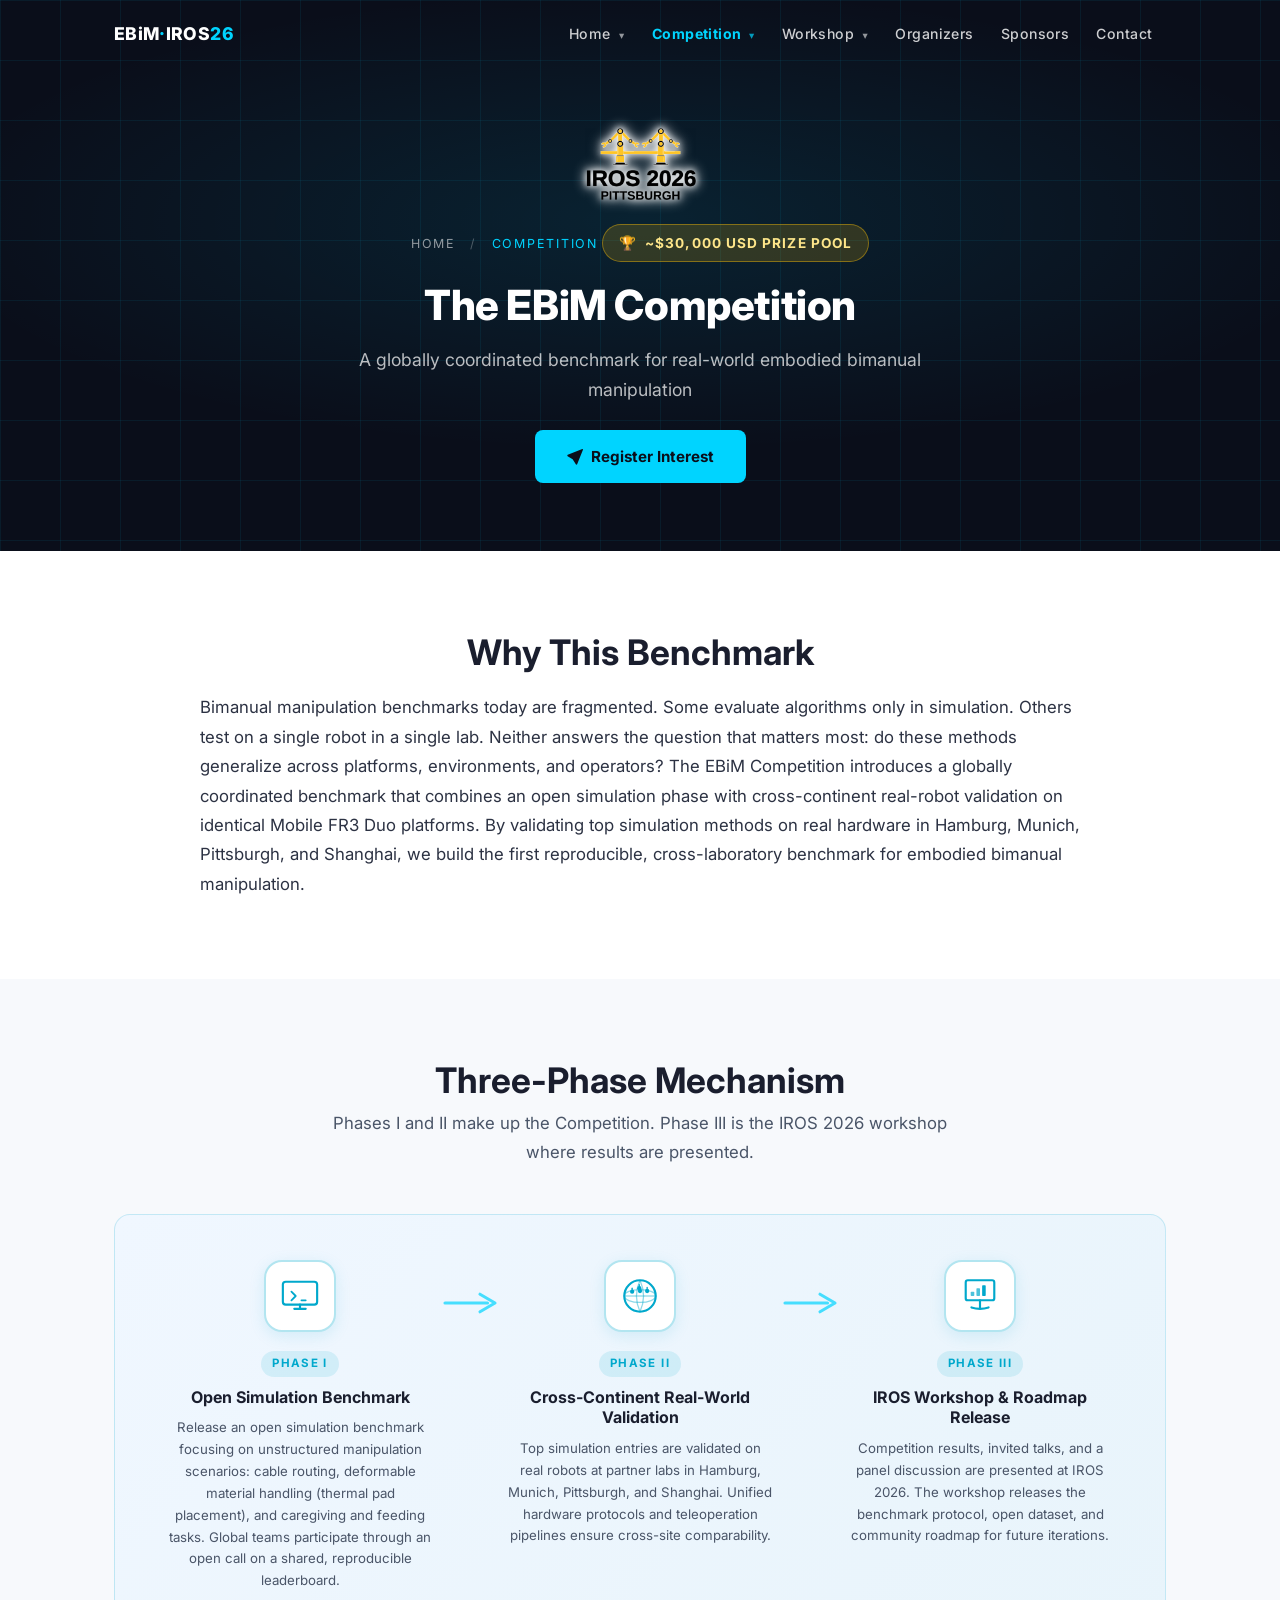
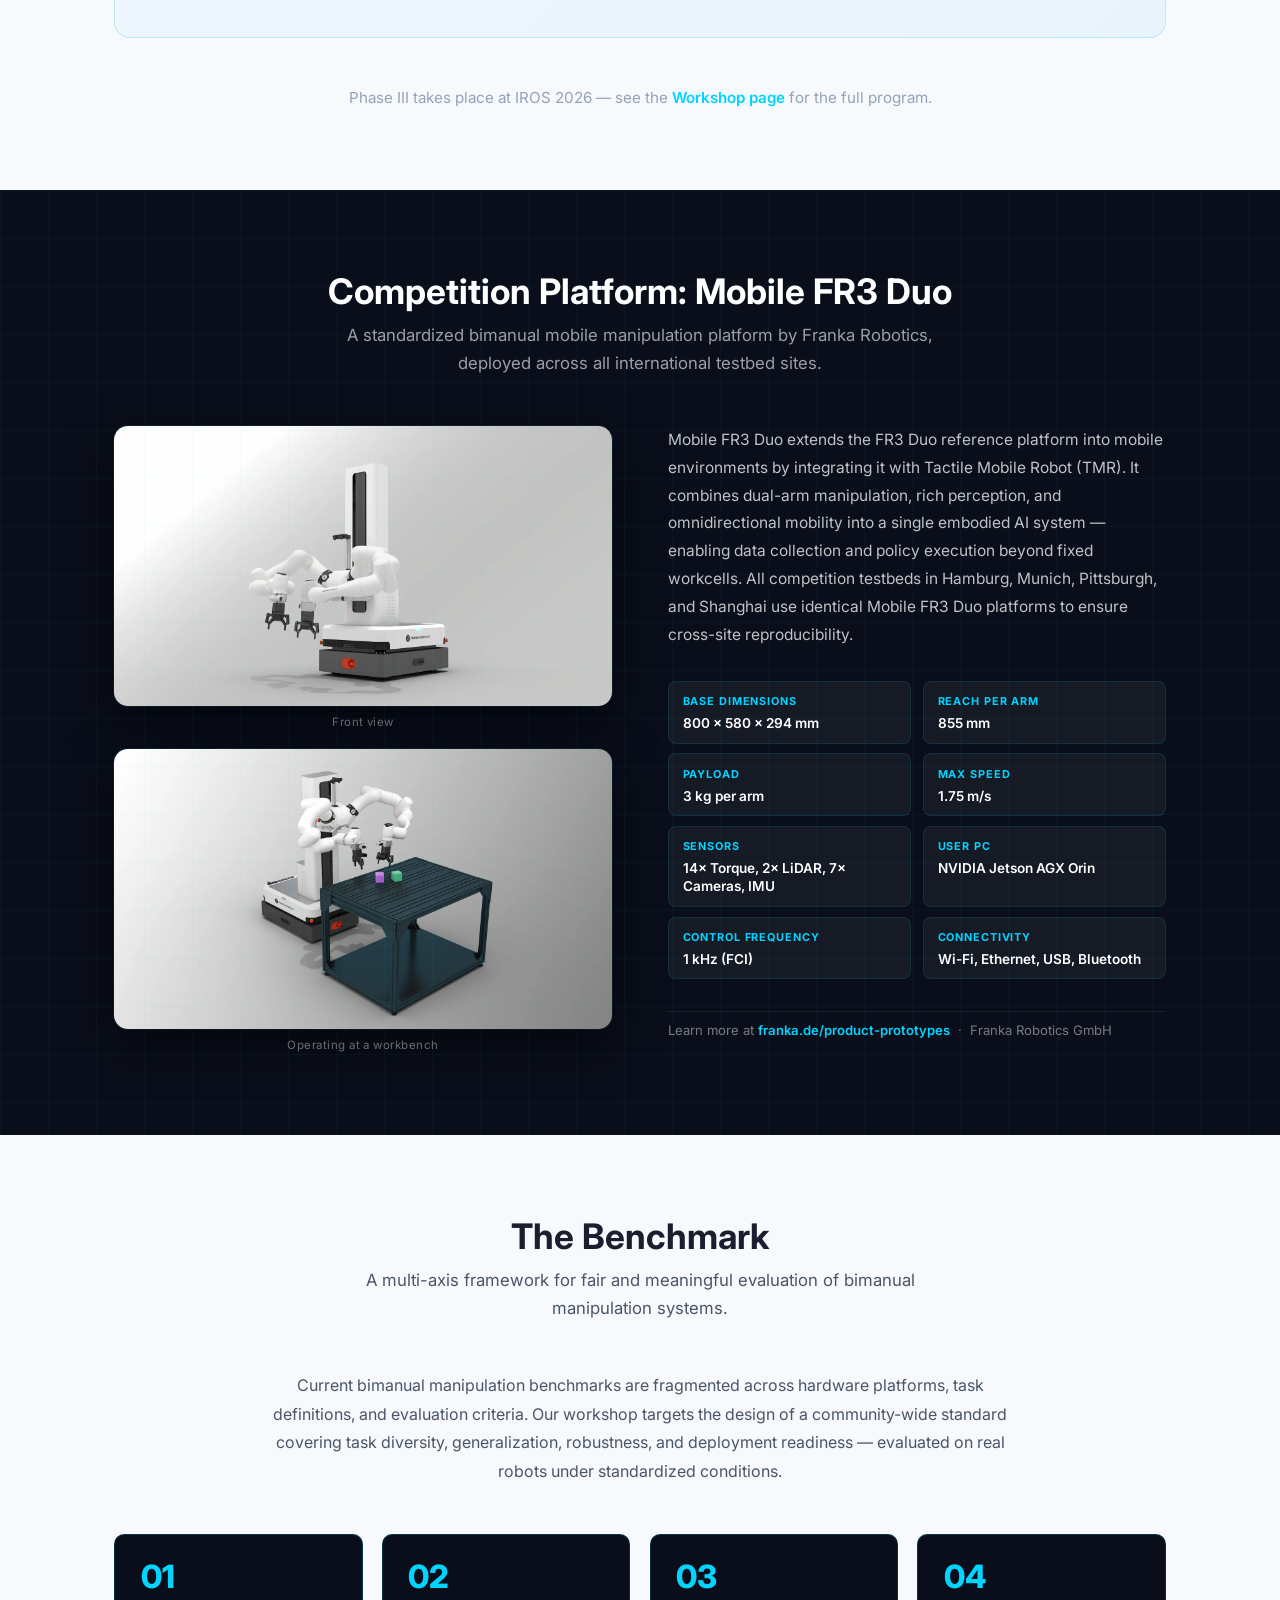
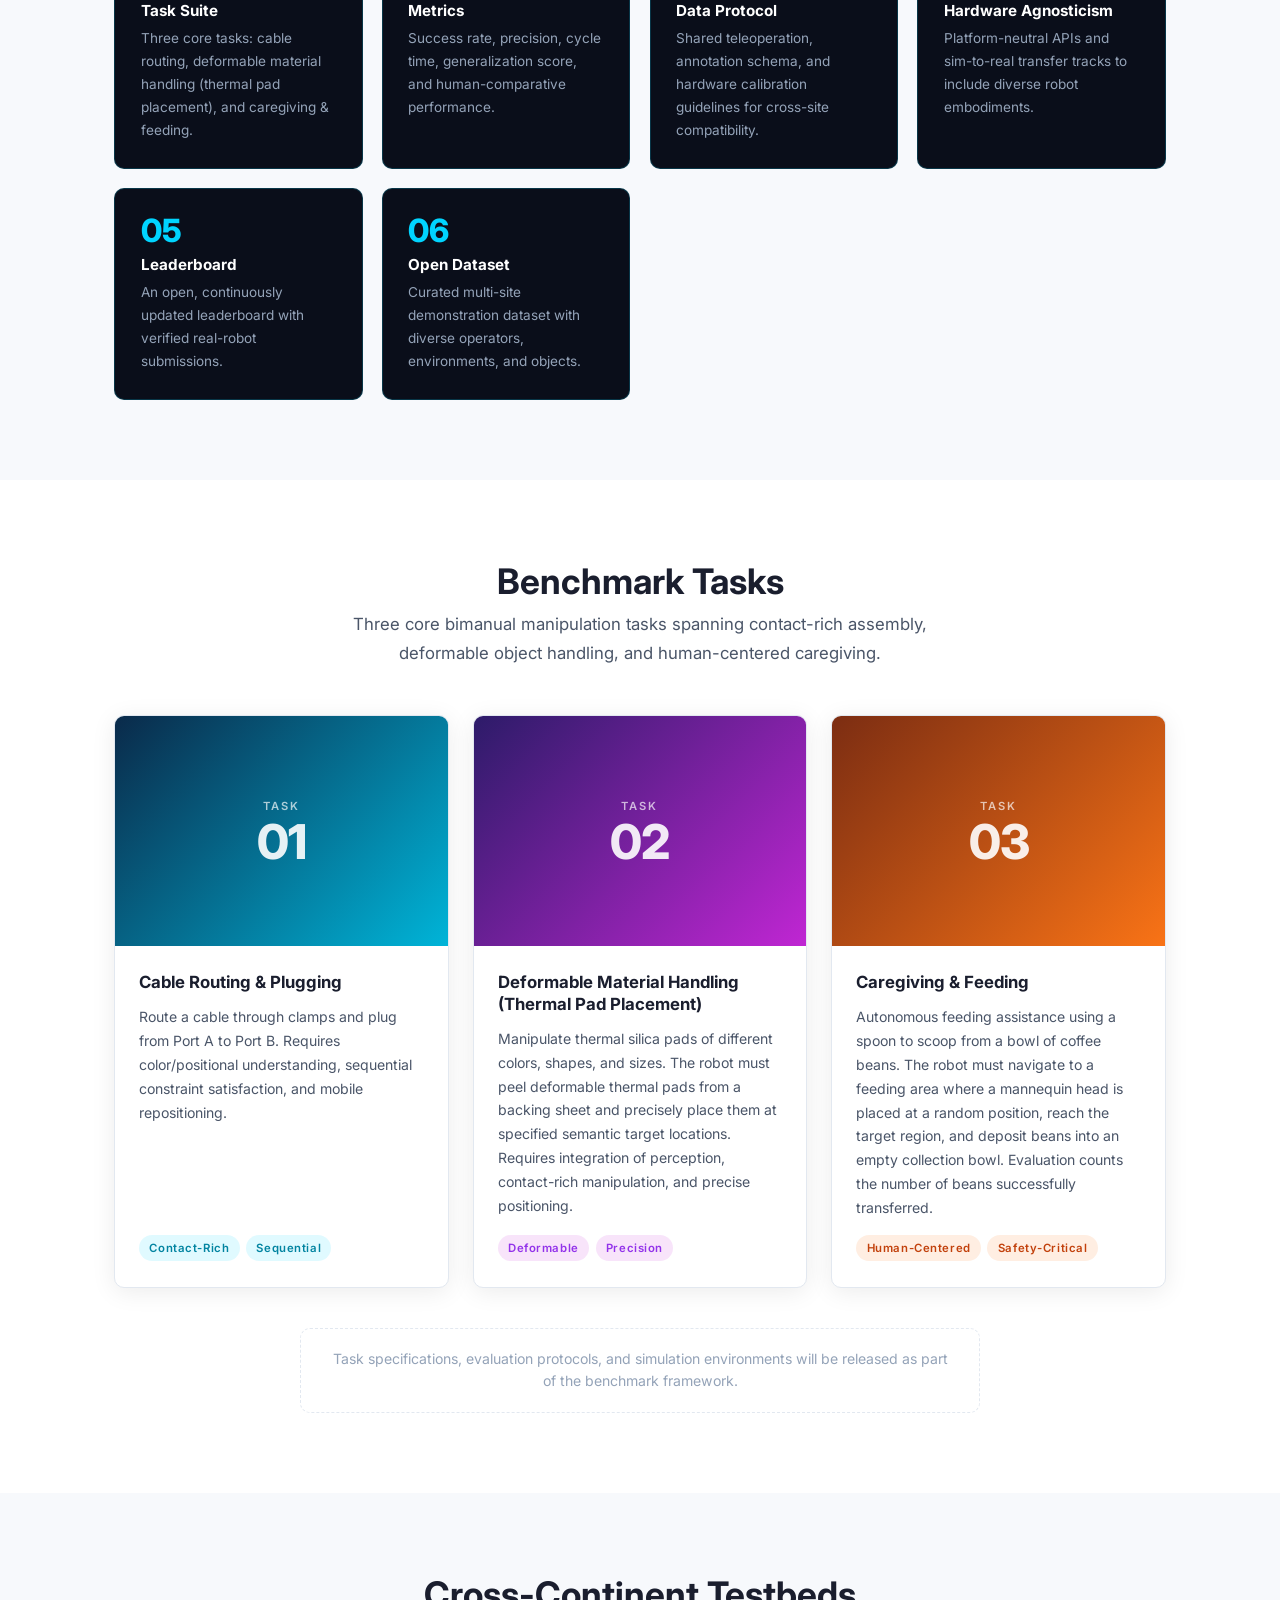
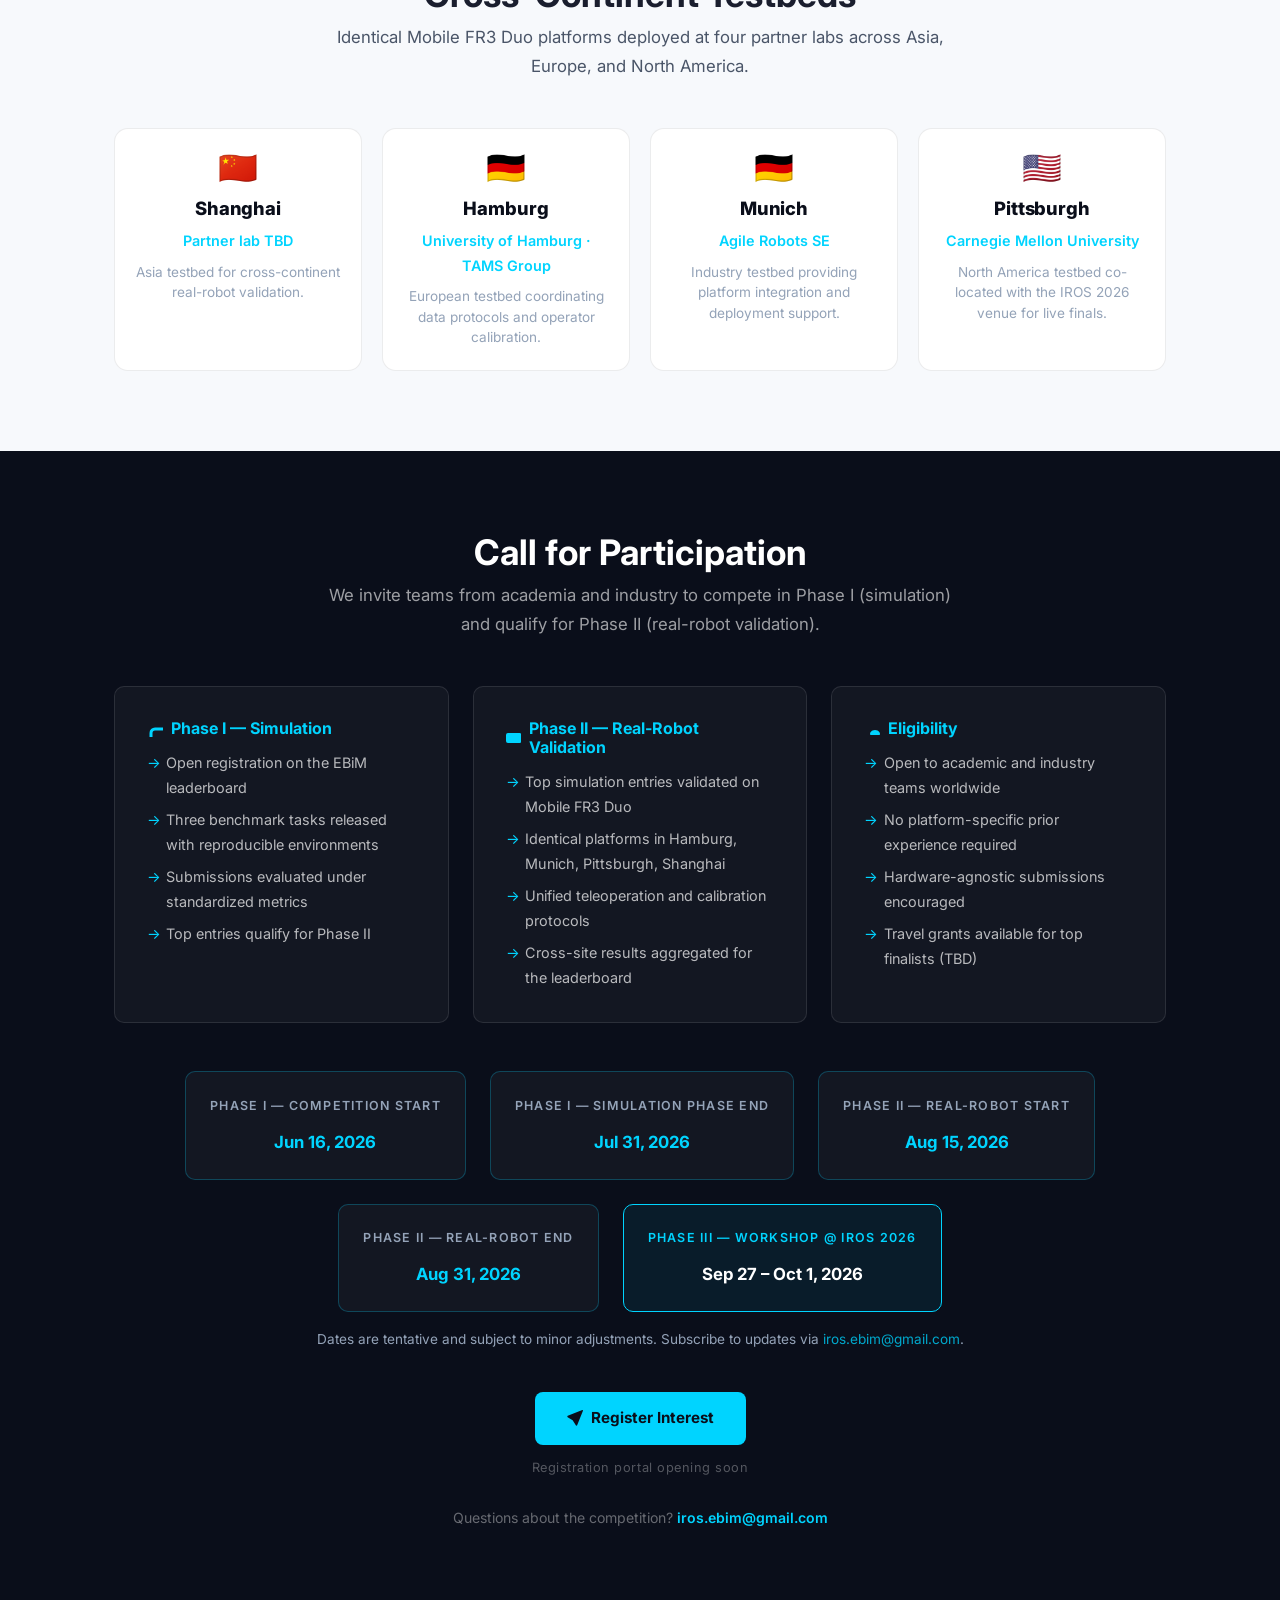
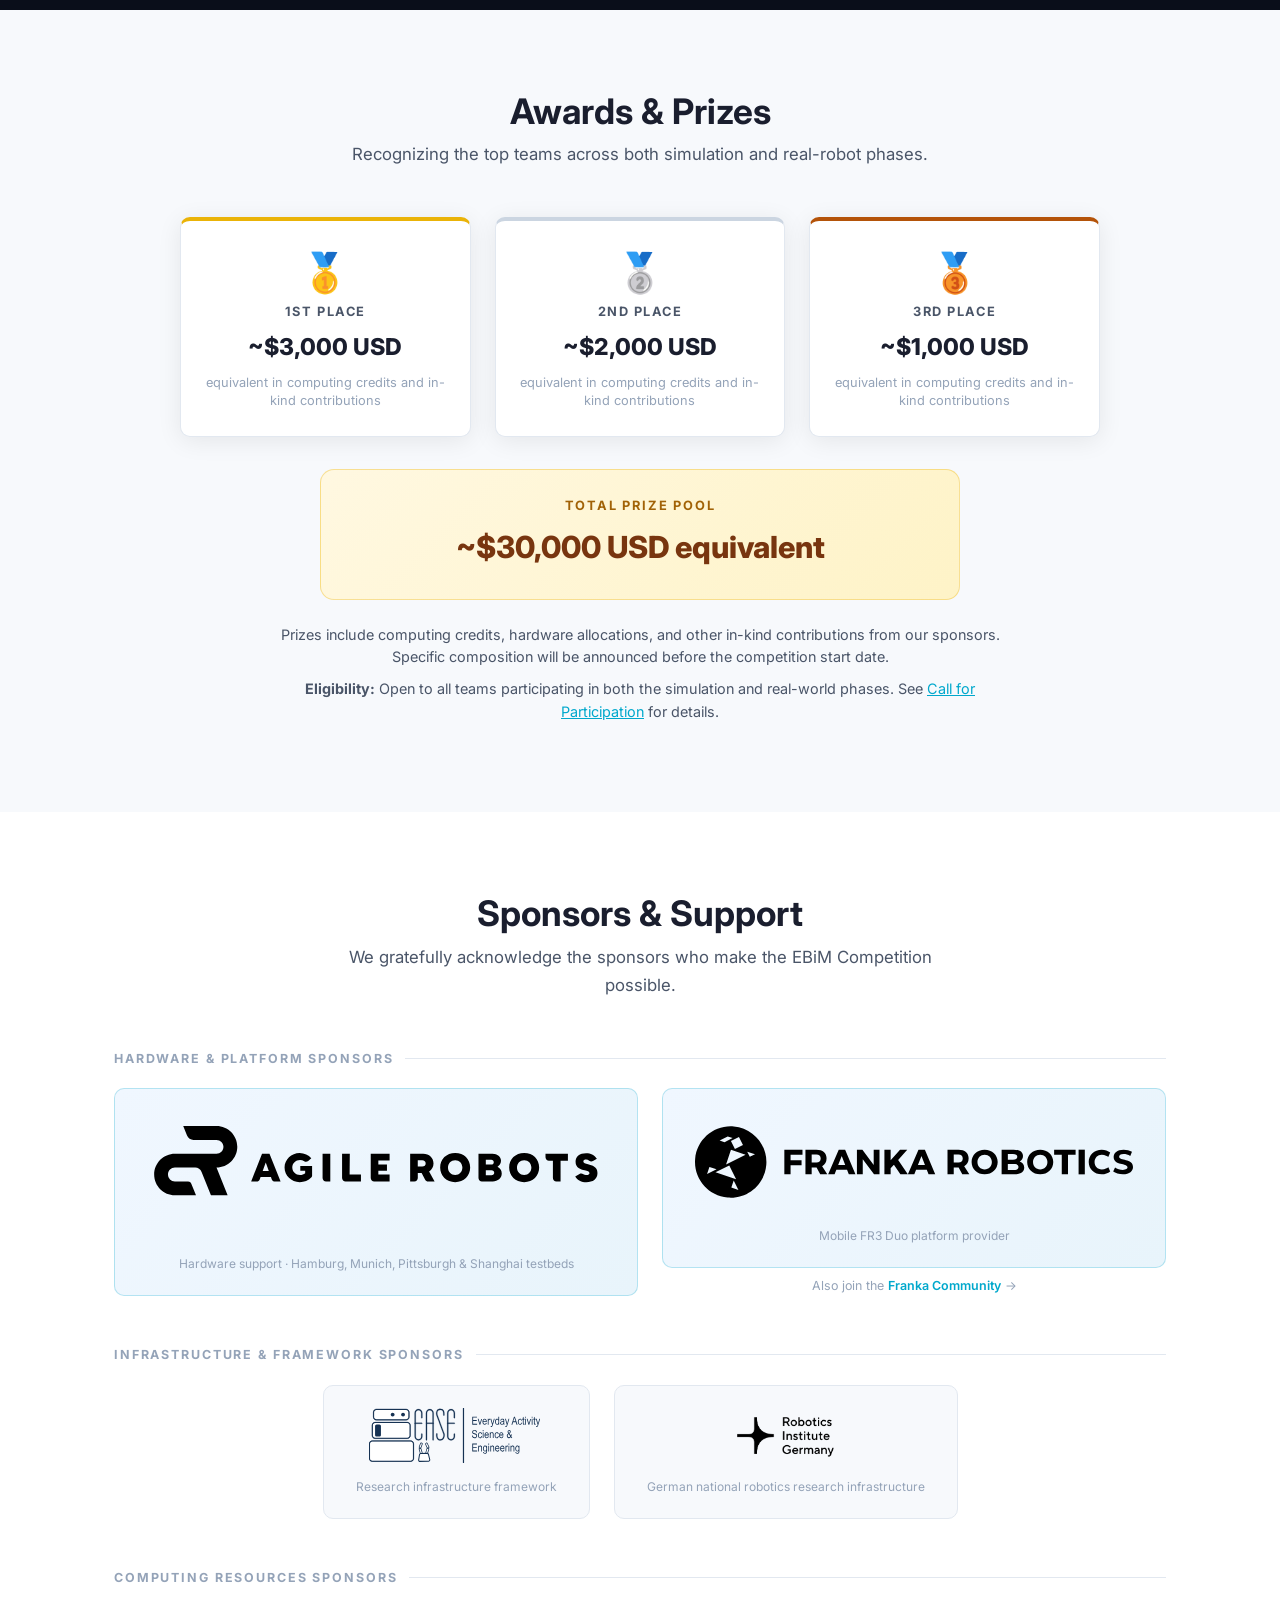
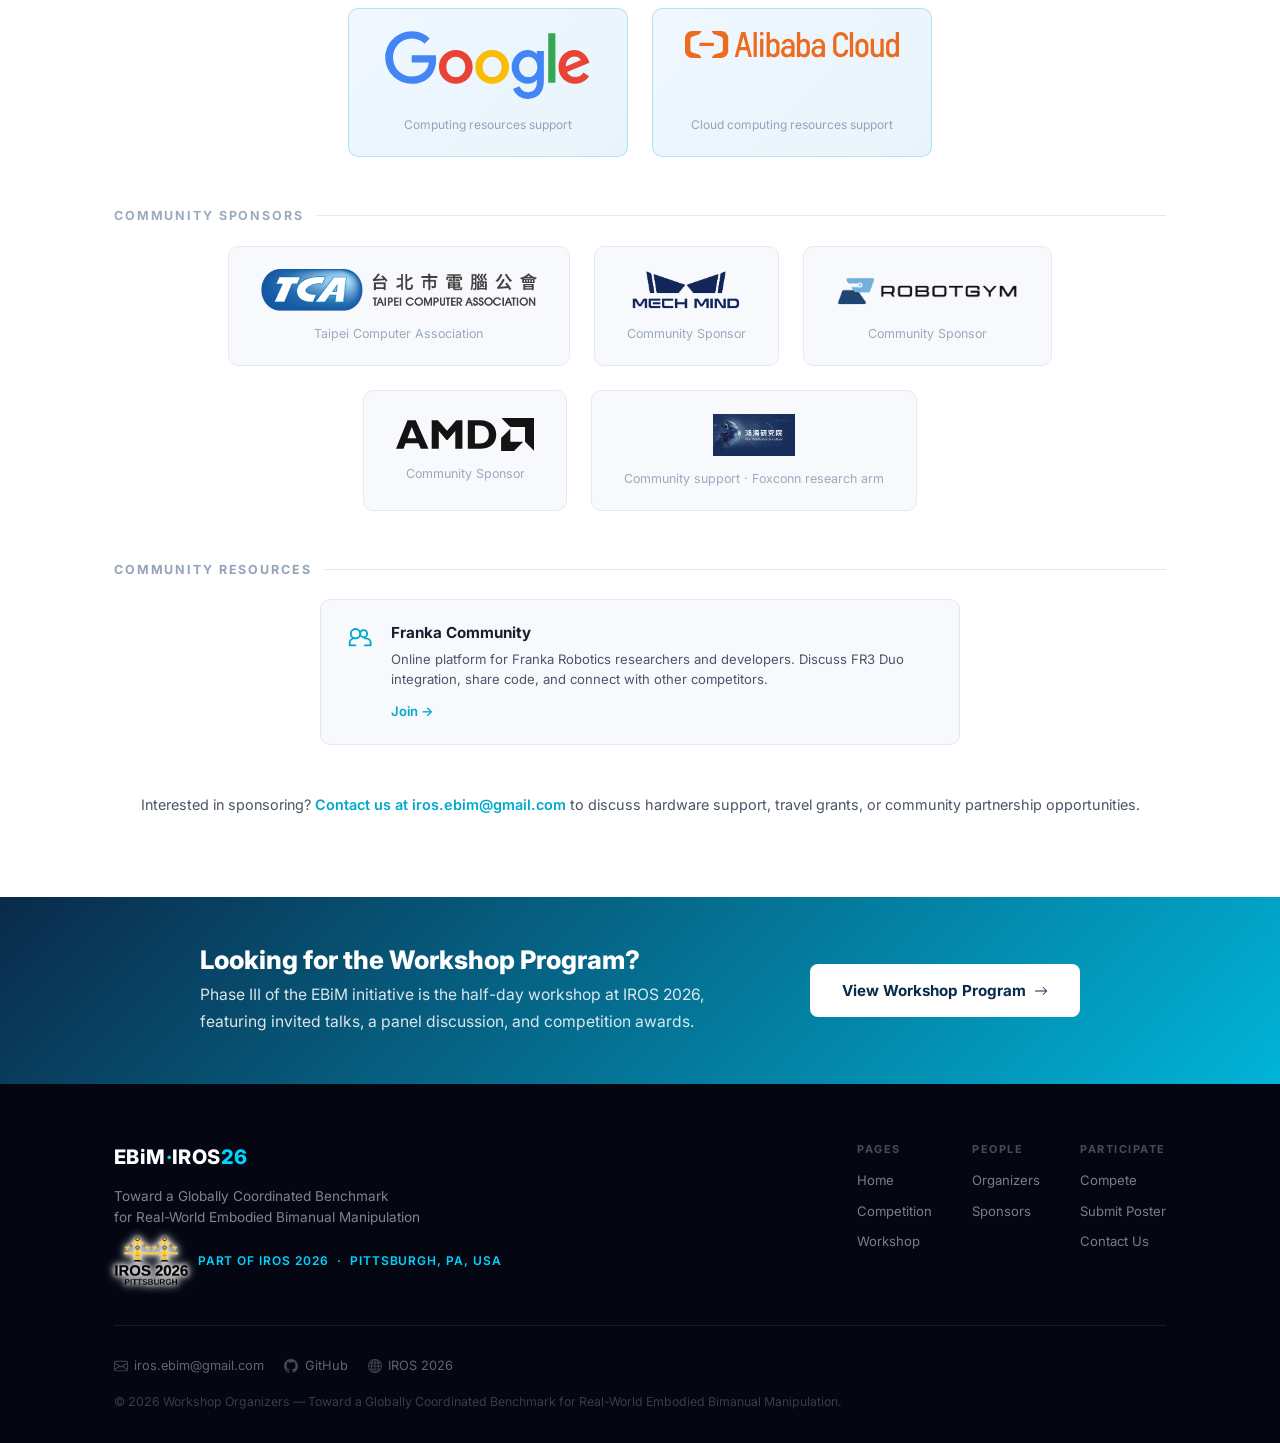
<file: competition.html>
<!DOCTYPE html>
<html lang="en">
<head>
  <meta charset="UTF-8" />
  <meta name="viewport" content="width=device-width, initial-scale=1.0" />
  <title>The EBiM Competition · Cross-Continent Robot Benchmark · IROS 2026</title>
  <meta name="description" content="Compete for a ~$30K prize pool in the EBiM Benchmark: cable routing, deformable handling, and caregiving tasks on Mobile FR3 Duo robots in Hamburg, Munich, Pittsburgh, and Shanghai." />
  <meta name="keywords" content="bimanual manipulation benchmark, robot competition, IROS 2026 challenge, Mobile FR3 Duo, Franka Robotics, sim-to-real, cable routing benchmark, deformable manipulation, robot caregiving, cross-laboratory reproducibility" />

  <!-- Canonical URL -->
  <link rel="canonical" href="https://iros-ebim.github.io/competition.html" />

  <!-- Google Search Console verification -->
  <meta name="google-site-verification" content="-6Ks2ufYwQEMK_F0Erqoj6Fbw5qLqbhbwywmAgTgJJA" />

  <!-- Open Graph -->
  <meta property="og:type"            content="website" />
  <meta property="og:site_name"       content="EBiM · IROS 2026 Workshop" />
  <meta property="og:url"             content="https://iros-ebim.github.io/competition.html" />
  <meta property="og:title"           content="The EBiM Competition · Cross-Continent Robot Benchmark · IROS 2026" />
  <meta property="og:description"     content="Open simulation benchmark plus real-robot validation on Mobile FR3 Duo platforms in Hamburg, Munich, Pittsburgh, and Shanghai. Cable, deformable, caregiving." />
  <meta property="og:image"           content="https://iros-ebim.github.io/img/og-cover.jpg" />
  <meta property="og:image:width"     content="1200" />
  <meta property="og:image:height"    content="630" />
  <meta property="og:image:alt"       content="IROS 2026 EBiM Workshop — Toward a Globally Coordinated Benchmark for Real-World Embodied Bimanual Manipulation" />
  <meta property="og:locale"          content="en_US" />

  <!-- Twitter / X Card -->
  <meta name="twitter:card"           content="summary_large_image" />
  <meta name="twitter:title"          content="The EBiM Competition · Cross-Continent Robot Benchmark · IROS 2026" />
  <meta name="twitter:description"    content="Open simulation benchmark plus real-robot validation on Mobile FR3 Duo platforms in Hamburg, Munich, Pittsburgh, and Shanghai. Cable, deformable, caregiving." />
  <meta name="twitter:image"          content="https://iros-ebim.github.io/img/og-cover.jpg" />
  <meta name="twitter:image:alt"      content="IROS 2026 EBiM Workshop — Toward a Globally Coordinated Benchmark for Real-World Embodied Bimanual Manipulation" />

  <!-- Structured data: Competition Event -->
  <script type="application/ld+json">
  {
    "@context": "https://schema.org",
    "@type": "Event",
    "name": "EBiM Competition: Cross-Continent Bimanual Manipulation Benchmark",
    "description": "Open simulation benchmark followed by real-robot validation on Mobile FR3 Duo platforms in Hamburg, Munich, Pittsburgh, and Shanghai. Tasks include cable routing, deformable thermal-pad placement, and caregiving and feeding.",
    "startDate": "2026-06-16",
    "endDate": "2026-10-01",
    "eventStatus": "https://schema.org/EventScheduled",
    "eventAttendanceMode": "https://schema.org/MixedEventAttendanceMode",
    "location": [
      {"@type": "Place", "name": "Shanghai testbed", "address": {"@type": "PostalAddress", "addressLocality": "Shanghai", "addressCountry": "CN"}},
      {"@type": "Place", "name": "University of Hamburg · TAMS Group", "address": {"@type": "PostalAddress", "addressLocality": "Hamburg", "addressCountry": "DE"}},
      {"@type": "Place", "name": "Agile Robots SE", "address": {"@type": "PostalAddress", "addressLocality": "Munich", "addressCountry": "DE"}},
      {"@type": "Place", "name": "Carnegie Mellon University", "address": {"@type": "PostalAddress", "addressLocality": "Pittsburgh", "addressRegion": "PA", "addressCountry": "US"}}
    ],
    "organizer": [
      {"@type": "Organization", "name": "University of Hamburg", "url": "https://www.uni-hamburg.de/"},
      {"@type": "Organization", "name": "Carnegie Mellon University", "url": "https://www.cmu.edu/"}
    ],
    "url": "https://iros-ebim.github.io/competition.html",
    "image": "https://iros-ebim.github.io/img/og-cover.jpg",
    "sponsor": [
      {"@type": "Organization", "name": "Franka Robotics", "url": "https://franka.de"},
      {"@type": "Organization", "name": "Agile Robots", "url": "https://www.agile-robots.com"},
      {"@type": "Organization", "name": "Google", "url": "https://cloud.google.com"}
    ]
  }
  </script>

  <!-- Structured data: Organization schema -->
  <script type="application/ld+json">
  {
    "@context": "https://schema.org",
    "@type": "Organization",
    "name": "IROS 2026 EBiM Workshop",
    "url": "https://iros-ebim.github.io/",
    "logo": "https://iros-ebim.github.io/img/IROS_2026_logo.webp",
    "email": "iros.ebim@gmail.com",
    "sameAs": ["https://github.com/IROS-EBiM"]
  }
  </script>

  <!-- Structured data: Breadcrumbs -->
  <script type="application/ld+json">
  {
    "@context": "https://schema.org",
    "@type": "BreadcrumbList",
    "itemListElement": [
      {"@type": "ListItem", "position": 1, "name": "Home", "item": "https://iros-ebim.github.io/"},
      {"@type": "ListItem", "position": 2, "name": "Competition", "item": "https://iros-ebim.github.io/competition.html"}
    ]
  }
  </script>

  <!-- Favicon -->
  <link rel="icon" type="image/svg+xml" href="img/favicon.svg" />

  <!-- Fonts — preconnect for faster DNS + TLS -->
  <link rel="preconnect" href="https://fonts.googleapis.com" />
  <link rel="preconnect" href="https://fonts.gstatic.com" crossorigin />
  <link href="https://fonts.googleapis.com/css2?family=Inter:wght@400;500;600;700;800&display=swap" rel="stylesheet" />

  <!-- Styles -->
  <link rel="stylesheet" href="css/style.css" />

  <!-- Critical CSS inlined to prevent FOUC -->
  <style>
    /* Fade-in default state — must be set before JS runs */
    .fade-in { opacity: 0; transform: translateY(20px); transition: opacity .55s ease, transform .55s ease; }
    .fade-in.visible { opacity: 1; transform: none; }
    /* Stagger children inside a fade-in parent */
    .fade-in > *:nth-child(2) { transition-delay: .08s; }
    .fade-in > *:nth-child(3) { transition-delay: .16s; }
    .fade-in > *:nth-child(4) { transition-delay: .24s; }
    .fade-in > *:nth-child(5) { transition-delay: .32s; }
    .fade-in > *:nth-child(6) { transition-delay: .40s; }
    /* Active nav link */
    .nav-links a.active { color: var(--accent) !important; }
    /* Back to top */
    #back-to-top {
      position: fixed; bottom: 2rem; right: 1.5rem;
      width: 44px; height: 44px; border-radius: 50%;
      background: var(--accent, #00d4ff); color: #0a0e1a;
      border: none; cursor: pointer;
      display: flex; align-items: center; justify-content: center;
      opacity: 0; visibility: hidden; transform: translateY(12px);
      transition: opacity .3s, visibility .3s, transform .3s, background .2s, box-shadow .2s;
      z-index: 998;
      box-shadow: 0 4px 18px rgba(0,212,255,.35);
    }
    #back-to-top.visible { opacity: 1; visibility: visible; transform: none; }
    #back-to-top:hover { background: #fff; box-shadow: 0 6px 24px rgba(0,212,255,.45); }
    #back-to-top:focus-visible { outline: 2px solid #00d4ff; outline-offset: 3px; }
    #back-to-top svg { pointer-events: none; }

    /* ── Sub-page hero (shorter than home #home) ──
       Selector specificity bumped to (1,1,0) via `#home.subhero` to override
       `#home { min-height: 100vh; padding: ... }` from the global stylesheet.
       Pseudo-element rules likewise override #home::before/::after. */
    #home.subhero {
      min-height: 40vh;
      display: flex;
      align-items: center;
      justify-content: center;
      position: relative;
      background: var(--bg-dark);
      overflow: hidden;
      padding: calc(var(--nav-h) + 2.5rem) 0 3rem;
      box-sizing: border-box;
    }
    #home.subhero::before {
      content: '';
      position: absolute; inset: 0;
      background-image:
        linear-gradient(rgba(0,212,255,.07) 1px, transparent 1px),
        linear-gradient(90deg, rgba(0,212,255,.07) 1px, transparent 1px);
      background-size: 60px 60px;
      animation: none;
      pointer-events: none;
    }
    #home.subhero::after {
      content: '';
      position: absolute; inset: 0;
      background: radial-gradient(ellipse 80% 60% at 50% 40%, rgba(0,212,255,.10) 0%, transparent 70%);
      pointer-events: none;
    }
    .subhero-content {
      position: relative; z-index: 1;
      text-align: center;
      max-width: 820px;
      padding: 1.25rem 1.5rem;
    }
    .subhero-iros-logo { margin-bottom: 1rem; }
    .subhero-iros-logo img {
      height: 72px; width: auto; display: inline-block;
      filter: drop-shadow(0 0 3px #fff) drop-shadow(0 0 6px #fff);
    }
    .breadcrumb {
      display: inline-block;
      font-size: .78rem;
      letter-spacing: .14em;
      text-transform: uppercase;
      color: rgba(255,255,255,.55);
      margin-bottom: 1rem;
    }
    .breadcrumb a {
      color: rgba(255,255,255,.55);
      transition: color .2s;
    }
    .breadcrumb a:hover { color: var(--accent); }
    .breadcrumb-sep { margin: 0 .55rem; opacity: .5; }
    .breadcrumb-current { color: var(--accent); }
    .subhero-title {
      font-size: clamp(1.7rem, 3.6vw, 2.6rem);
      color: #fff;
      font-weight: 800;
      line-height: 1.18;
      margin-bottom: .9rem;
      letter-spacing: -.01em;
    }
    .subhero-subtitle {
      font-size: clamp(.95rem, 1.6vw, 1.1rem);
      color: rgba(255,255,255,.72);
      margin-bottom: 1.6rem;
      max-width: 640px;
      margin-left: auto; margin-right: auto;
    }
    .subhero-badge {
      display: inline-flex;
      align-items: center;
      gap: .5rem;
      background: rgba(234,179,8,.18);
      border: 1px solid rgba(234,179,8,.45);
      color: #fde68a;
      font-size: .85rem;
      font-weight: 700;
      letter-spacing: .08em;
      text-transform: uppercase;
      padding: .4rem 1rem;
      border-radius: 100px;
      margin-bottom: 1.2rem;
    }
    .subhero-badge strong { font-weight: 700; }
    .subhero-actions {
      display: flex;
      gap: 1rem;
      justify-content: center;
      flex-wrap: wrap;
    }
    @media (max-width: 700px) {
      #home.subhero { min-height: 50vh; padding-top: calc(var(--nav-h) + 1.5rem); padding-bottom: 2rem; }
      .subhero-iros-logo img { height: 56px; }
    }

    /* ── Three-Phase context note (Phase III link to workshop page) ── */
    .pipeline-note {
      max-width: 760px;
      margin: 1.75rem auto 0;
      text-align: center;
      font-size: .95rem;
      color: var(--text-muted);
      line-height: 1.6;
    }
    .pipeline-note a { color: var(--accent); font-weight: 600; }
    .pipeline-note a:hover { text-decoration: underline; }

    /* ── Testbed Locations grid ── */
    .testbed-grid {
      display: grid;
      grid-template-columns: repeat(4, 1fr);
      gap: 1.25rem;
      margin-top: 2.5rem;
    }
    @media (max-width: 980px) {
      .testbed-grid { grid-template-columns: repeat(2, 1fr); }
    }
    @media (max-width: 520px) {
      .testbed-grid { grid-template-columns: 1fr; }
    }
    .testbed-card {
      background: #fff;
      border: 1px solid rgba(10,14,26,.08);
      border-radius: 14px;
      padding: 1.4rem 1.25rem;
      text-align: center;
      transition: transform .25s ease, box-shadow .25s ease, border-color .25s ease;
    }
    .testbed-card:hover {
      transform: translateY(-4px);
      border-color: rgba(0,212,255,.45);
      box-shadow: 0 10px 30px rgba(10,14,26,.08);
    }
    .testbed-flag {
      font-size: 2rem;
      line-height: 1;
      margin-bottom: .55rem;
      display: block;
    }
    .testbed-city {
      font-size: 1.15rem;
      font-weight: 800;
      color: var(--bg-dark);
      margin-bottom: .35rem;
      letter-spacing: -.005em;
    }
    .testbed-institution {
      font-size: .9rem;
      font-weight: 600;
      color: var(--accent);
      margin-bottom: .5rem;
    }
    .testbed-role {
      font-size: .85rem;
      color: var(--text-muted);
      line-height: 1.5;
    }

    /* ── Why This Benchmark ── */
    .why-benchmark p {
      max-width: 880px;
      margin: 1.25rem auto 0;
      font-size: 1.05rem;
      line-height: 1.75;
      color: var(--text-body, #2c3243);
      text-align: left;
    }

    /* ── Workshop callout banner ──
       Selector specificity bumped to (0,1,1) so it beats `section:nth-child(even)`
       from the global stylesheet if section order ever shifts. */
    section.workshop-callout {
      background: linear-gradient(135deg, #0a2a4a 0%, #00b4d8 100%);
      color: #fff;
      padding: 3rem 1.5rem;
    }
    .workshop-callout-inner {
      max-width: 880px;
      margin: 0 auto;
      display: flex;
      align-items: center;
      justify-content: space-between;
      gap: 1.5rem;
      flex-wrap: wrap;
    }
    .workshop-callout h3 {
      color: #fff;
      font-size: clamp(1.25rem, 2.4vw, 1.6rem);
      font-weight: 800;
      margin-bottom: .4rem;
    }
    .workshop-callout p {
      color: rgba(255,255,255,.85);
      font-size: .98rem;
      max-width: 520px;
      margin: 0;
    }
    .workshop-callout .btn {
      background: #fff;
      color: #0a2a4a;
      white-space: nowrap;
    }
    .workshop-callout .btn:hover {
      background: #0a0e1a;
      color: #fff;
      transform: translateY(-2px);
    }
    @media (max-width: 640px) {
      .workshop-callout-inner { flex-direction: column; text-align: center; }
    }
    .community-resource-card {
      display: flex;
      gap: 1.1rem;
      align-items: flex-start;
      background: var(--bg-light);
      border: 1px solid var(--border);
      border-radius: var(--radius);
      padding: 1.25rem 1.5rem;
      max-width: 640px;
      text-decoration: none;
      transition: border-color var(--transition), box-shadow var(--transition);
    }
    .community-resource-card:hover {
      border-color: var(--accent);
      box-shadow: 0 4px 20px rgba(0,212,255,.08);
    }
  </style>
</head>
<body class="page-competition">

<!-- SHARED NAVBAR — keep in sync across index.html, competition.html, workshop.html, 404.html -->
<nav id="navbar" role="navigation" aria-label="Main navigation">
  <div class="nav-inner">
    <a href="index.html" class="nav-logo">EBiM<span>·</span>IROS<span>26</span></a>

    <button class="nav-toggle" aria-label="Toggle navigation" aria-expanded="false">
      <span></span><span></span><span></span>
    </button>

    <ul class="nav-links">
      <li class="has-dropdown nav-home">
        <a href="index.html">Home <span class="dropdown-caret" aria-hidden="true">&#9662;</span></a>
        <button class="dropdown-toggle" type="button" aria-label="Toggle Home menu" aria-expanded="false">
          <span class="dropdown-caret" aria-hidden="true">&#9662;</span>
        </button>
        <ul class="nav-dropdown">
          <li><a href="index.html#overview">Overview</a></li>
          <li><a href="index.html#engage">Two Ways to Engage</a></li>
          <li><a href="index.html#themes">Key Themes</a></li>
          <li><a href="index.html#dates">Important Dates</a></li>
        </ul>
      </li>
      <li class="has-dropdown nav-competition">
        <a href="competition.html">Competition <span class="dropdown-caret" aria-hidden="true">&#9662;</span></a>
        <button class="dropdown-toggle" type="button" aria-label="Toggle Competition menu" aria-expanded="false">
          <span class="dropdown-caret" aria-hidden="true">&#9662;</span>
        </button>
        <ul class="nav-dropdown">
          <li><a href="competition.html#why">Why This Benchmark</a></li>
          <li><a href="competition.html#overview">Three-Phase Mechanism</a></li>
          <li><a href="competition.html#platform">Mobile FR3 Duo</a></li>
          <li><a href="competition.html#benchmark">The Benchmark</a></li>
          <li><a href="competition.html#tasks">Tasks</a></li>
          <li><a href="competition.html#testbeds">Testbeds</a></li>
          <li><a href="competition.html#call-for-participation">Register Interest</a></li>
          <li><a href="competition.html#awards">Awards &amp; Prizes</a></li>
        </ul>
      </li>
      <li class="has-dropdown nav-workshop">
        <a href="workshop.html">Workshop <span class="dropdown-caret" aria-hidden="true">&#9662;</span></a>
        <button class="dropdown-toggle" type="button" aria-label="Toggle Workshop menu" aria-expanded="false">
          <span class="dropdown-caret" aria-hidden="true">&#9662;</span>
        </button>
        <ul class="nav-dropdown">
          <li><a href="workshop.html#overview">Overview</a></li>
          <li><a href="workshop.html#schedule">Schedule</a></li>
          <li><a href="workshop.html#talks">Invited Talks</a></li>
          <li><a href="workshop.html#panel">Panel</a></li>
          <li><a href="workshop.html#call-for-participation">Posters</a></li>
          <li><a href="workshop.html#contact">Important Dates</a></li>
          <li><a href="workshop.html#dissemination">Dissemination</a></li>
        </ul>
      </li>
      <li><a href="index.html#organizers">Organizers</a></li>
      <li><a href="index.html#sponsors">Sponsors</a></li>
      <li><a href="mailto:iros.ebim@gmail.com">Contact</a></li>
    </ul>
  </div>
</nav>


<main id="main-content">

<!-- ============================================================
     SUB-PAGE HERO
     ============================================================ -->
<section id="home" class="subhero">
  <div class="subhero-content">
    <div class="subhero-iros-logo">
      <picture>
        <source srcset="img/IROS_2026_logo.webp" type="image/webp" />
        <img src="img/IROS_2026_logo.webp" alt="IROS 2026 Pittsburgh conference logo" width="370" height="240" loading="eager" fetchpriority="high" decoding="async" />
      </picture>
    </div>

    <div class="breadcrumb" aria-label="Breadcrumb">
      <a href="index.html">Home</a>
      <span class="breadcrumb-sep">/</span>
      <span class="breadcrumb-current">Competition</span>
    </div>

    <div class="subhero-badge" aria-label="Prize pool">
      <span aria-hidden="true">🏆</span>
      <strong>~$30,000 USD Prize Pool</strong>
    </div>

    <h1 class="subhero-title">The EBiM Competition</h1>
    <p class="subhero-subtitle">
      A globally coordinated benchmark for real-world embodied bimanual manipulation
    </p>

    <div class="subhero-actions">
      <a href="mailto:iros.ebim@gmail.com?subject=EBiM%20Competition%20-%20Register%20Interest" class="btn btn-primary">
        <svg xmlns="http://www.w3.org/2000/svg" width="16" height="16" fill="currentColor" viewBox="0 0 16 16" aria-hidden="true">
          <path d="M15.854.146a.5.5 0 0 1 .11.54l-5.819 14.547a.75.75 0 0 1-1.329.124l-3.178-4.995L.643 7.184a.75.75 0 0 1 .124-1.33L15.314.037a.5.5 0 0 1 .54.11Z"/>
        </svg>
        Register Interest
      </a>
    </div>
  </div>
</section>


<!-- ============================================================
     ON-PAGE TOC SIDEBAR (desktop ≥ 1400px only — hidden via CSS otherwise)
     ============================================================ -->
<aside class="toc-sidebar" aria-labelledby="toc-label">
  <div id="toc-label" class="toc-sidebar-label">On this page</div>
  <ul>
    <li><a href="#why">Why This Benchmark</a></li>
    <li><a href="#overview">Three-Phase Mechanism</a></li>
    <li><a href="#platform">Mobile FR3 Duo</a></li>
    <li><a href="#benchmark">The Benchmark</a></li>
    <li><a href="#tasks">Benchmark Tasks</a></li>
    <li><a href="#testbeds">Cross-Continent Testbeds</a></li>
    <li><a href="#call-for-participation">Call for Participation</a></li>
    <li><a href="#awards">Awards &amp; Prizes</a></li>
    <li><a href="#sponsors">Sponsors</a></li>
  </ul>
</aside>


<!-- ============================================================
     WHY THIS BENCHMARK
     ============================================================ -->
<section id="why" class="why-benchmark">
  <div class="container">
    <div class="text-center fade-in">
      <h2 class="section-title">Why This Benchmark</h2>
    </div>
    <p class="fade-in">
      Bimanual manipulation benchmarks today are fragmented. Some evaluate algorithms only in simulation. Others test on a single robot in a single lab. Neither answers the question that matters most: do these methods generalize across platforms, environments, and operators? The EBiM Competition introduces a globally coordinated benchmark that combines an open simulation phase with cross-continent real-robot validation on identical Mobile FR3 Duo platforms. By validating top simulation methods on real hardware in Hamburg, Munich, Pittsburgh, and Shanghai, we build the first reproducible, cross-laboratory benchmark for embodied bimanual manipulation.
    </p>
  </div>
</section>


<!-- ============================================================
     THREE-PHASE MECHANISM (Phases I & II lead into the workshop)
     ============================================================ -->
<section id="overview">
  <div class="container">

    <div class="text-center fade-in">
      <h2 class="section-title">Three-Phase Mechanism</h2>
      <p class="section-subtitle">
        Phases I and II make up the Competition. Phase III is the IROS 2026 workshop where results are presented.
      </p>
    </div>

    <!-- ── Three-Phase Pipeline ── -->
    <div class="pipeline-wrap fade-in" aria-label="Three-phase benchmark pipeline">
      <div class="pipeline">

        <!-- Phase I -->
        <div class="pipeline-phase">
          <div class="phase-icon">
            <svg xmlns="http://www.w3.org/2000/svg" viewBox="0 0 56 56" fill="none" aria-hidden="true">
              <rect x="4" y="8" width="48" height="32" rx="4" stroke="currentColor" stroke-width="3"/>
              <path d="M20 46h16M28 40v6" stroke="currentColor" stroke-width="3" stroke-linecap="round"/>
              <path d="M16 22l6 6-6 6M30 34h6" stroke="currentColor" stroke-width="2.5" stroke-linecap="round" stroke-linejoin="round"/>
            </svg>
          </div>
          <div class="phase-label">Phase I</div>
          <h3 class="phase-title">Open Simulation Benchmark</h3>
          <p class="phase-desc">
            Release an open simulation benchmark focusing on unstructured manipulation scenarios: cable routing,
            deformable material handling (thermal pad placement), and caregiving and feeding tasks. Global teams
            participate through an open call on a shared, reproducible leaderboard.
          </p>
        </div>

        <!-- Arrow I → II -->
        <div class="pipeline-arrow" aria-hidden="true">
          <svg viewBox="0 0 48 24" xmlns="http://www.w3.org/2000/svg">
            <path class="arrow-line" d="M4 12 H38" stroke="currentColor" stroke-width="2.5" stroke-linecap="round"/>
            <path class="arrow-head" d="M32 5 L44 12 L32 19" stroke="currentColor" stroke-width="2.5" stroke-linecap="round" stroke-linejoin="round" fill="none"/>
          </svg>
        </div>

        <!-- Phase II -->
        <div class="pipeline-phase">
          <div class="phase-icon">
            <svg xmlns="http://www.w3.org/2000/svg" viewBox="0 0 56 56" fill="none" aria-hidden="true">
              <circle cx="28" cy="28" r="22" stroke="currentColor" stroke-width="3"/>
              <ellipse cx="28" cy="28" rx="22" ry="9" stroke="currentColor" stroke-width="1.8" opacity=".45"/>
              <line x1="6" y1="28" x2="50" y2="28" stroke="currentColor" stroke-width="1.8" opacity=".45"/>
              <path d="M28 6 Q38 28 28 50" stroke="currentColor" stroke-width="1.8" opacity=".45" fill="none"/>
              <path d="M28 6 Q18 28 28 50" stroke="currentColor" stroke-width="1.8" opacity=".45" fill="none"/>
              <circle cx="17" cy="22" r="3" fill="currentColor"/>
              <line x1="17" y1="22" x2="17" y2="17" stroke="currentColor" stroke-width="1.8" stroke-linecap="round"/>
              <circle cx="27" cy="17" r="3" fill="currentColor"/>
              <line x1="27" y1="17" x2="27" y2="12" stroke="currentColor" stroke-width="1.8" stroke-linecap="round"/>
              <circle cx="28" cy="21" r="3" fill="currentColor"/>
              <line x1="28" y1="21" x2="28" y2="16" stroke="currentColor" stroke-width="1.8" stroke-linecap="round"/>
              <circle cx="38" cy="21" r="3" fill="currentColor"/>
              <line x1="38" y1="21" x2="38" y2="16" stroke="currentColor" stroke-width="1.8" stroke-linecap="round"/>
            </svg>
          </div>
          <div class="phase-label">Phase II</div>
          <h3 class="phase-title">Cross-Continent Real-World Validation</h3>
          <p class="phase-desc">
            Top simulation entries are validated on real robots at partner labs in Hamburg, Munich, Pittsburgh, and Shanghai.
            Unified hardware protocols and teleoperation pipelines ensure cross-site comparability.
          </p>
        </div>

        <!-- Arrow II → III -->
        <div class="pipeline-arrow" aria-hidden="true">
          <svg viewBox="0 0 48 24" xmlns="http://www.w3.org/2000/svg">
            <path class="arrow-line" d="M4 12 H38" stroke="currentColor" stroke-width="2.5" stroke-linecap="round"/>
            <path class="arrow-head" d="M32 5 L44 12 L32 19" stroke="currentColor" stroke-width="2.5" stroke-linecap="round" stroke-linejoin="round" fill="none"/>
          </svg>
        </div>

        <!-- Phase III -->
        <div class="pipeline-phase">
          <div class="phase-icon">
            <svg xmlns="http://www.w3.org/2000/svg" viewBox="0 0 56 56" fill="none" aria-hidden="true">
              <rect x="8" y="6" width="40" height="28" rx="3" stroke="currentColor" stroke-width="3"/>
              <rect x="15" y="22" width="5" height="6" rx="1" fill="currentColor" opacity=".7"/>
              <rect x="23" y="17" width="5" height="11" rx="1" fill="currentColor" opacity=".7"/>
              <rect x="31" y="13" width="5" height="15" rx="1" fill="currentColor"/>
              <line x1="28" y1="34" x2="28" y2="44" stroke="currentColor" stroke-width="3" stroke-linecap="round"/>
              <path d="M16 44 Q28 48 40 44" stroke="currentColor" stroke-width="3" stroke-linecap="round" fill="none"/>
            </svg>
          </div>
          <div class="phase-label">Phase III</div>
          <h3 class="phase-title">IROS Workshop &amp; Roadmap Release</h3>
          <p class="phase-desc">
            Competition results, invited talks, and a panel discussion are presented at IROS 2026. The workshop
            releases the benchmark protocol, open dataset, and community roadmap for future iterations.
          </p>
        </div>

      </div><!-- /.pipeline -->
    </div><!-- /.pipeline-wrap -->

    <p class="pipeline-note fade-in">
      Phase III takes place at IROS 2026 — see the <a href="workshop.html">Workshop page</a> for the full program.
    </p>

  </div>
</section>


<!-- ============================================================
     ROBOT PLATFORM
     ============================================================ -->
<section id="platform" class="platform-section">
  <div class="container">

    <div class="text-center fade-in">
      <h2 class="section-title platform-heading">Competition Platform: Mobile FR3 Duo</h2>
      <p class="section-subtitle platform-subtitle">
        A standardized bimanual mobile manipulation platform by Franka Robotics, deployed across all international testbed sites.
      </p>
    </div>

    <div class="platform-layout fade-in">

      <!-- Left: stacked front + top view images -->
      <div class="platform-img-col">
        <figure class="platform-photo-fig">
          <picture>
            <source srcset="img/platform/MFR3_Duo.webp" type="image/webp" />
            <img
              src="img/platform/MFR3_Duo.png"
              alt="Mobile FR3 Duo bimanual mobile manipulator by Franka Robotics — front view"
              width="1600"
              height="900"
              class="platform-photo-img"
              loading="lazy"
              decoding="async"
            />
          </picture>
          <figcaption>Front view</figcaption>
        </figure>
        <figure class="platform-photo-fig">
          <picture>
            <source srcset="img/platform/MFR3_Duo_with_workbench.webp" type="image/webp" />
            <img
              src="img/platform/MFR3_Duo_with_workbench.png"
              alt="Mobile FR3 Duo robot performing manipulation task at a workbench"
              width="1600"
              height="900"
              class="platform-photo-img"
              loading="lazy"
              decoding="async"
            />
          </picture>
          <figcaption>Operating at a workbench</figcaption>
        </figure>
      </div>

      <!-- Right: description + specs + attribution -->
      <div class="platform-info-col">
        <p class="platform-desc">
          Mobile FR3 Duo extends the FR3 Duo reference platform into mobile environments by integrating it with Tactile Mobile Robot (TMR). It combines dual-arm manipulation, rich perception, and omnidirectional mobility into a single embodied AI system — enabling data collection and policy execution beyond fixed workcells. All competition testbeds in Hamburg, Munich, Pittsburgh, and Shanghai use identical Mobile FR3 Duo platforms to ensure cross-site reproducibility.
        </p>

        <div class="platform-specs-grid">
          <div class="spec-item">
            <span class="spec-label">Base Dimensions</span>
            <span class="spec-value">800 × 580 × 294 mm</span>
          </div>
          <div class="spec-item">
            <span class="spec-label">Reach per Arm</span>
            <span class="spec-value">855 mm</span>
          </div>
          <div class="spec-item">
            <span class="spec-label">Payload</span>
            <span class="spec-value">3 kg per arm</span>
          </div>
          <div class="spec-item">
            <span class="spec-label">Max Speed</span>
            <span class="spec-value">1.75 m/s</span>
          </div>
          <div class="spec-item">
            <span class="spec-label">Sensors</span>
            <span class="spec-value">14× Torque, 2× LiDAR, 7× Cameras, IMU</span>
          </div>
          <div class="spec-item">
            <span class="spec-label">User PC</span>
            <span class="spec-value">NVIDIA Jetson AGX Orin</span>
          </div>
          <div class="spec-item">
            <span class="spec-label">Control Frequency</span>
            <span class="spec-value">1 kHz (FCI)</span>
          </div>
          <div class="spec-item">
            <span class="spec-label">Connectivity</span>
            <span class="spec-value">Wi-Fi, Ethernet, USB, Bluetooth</span>
          </div>
        </div>

        <p class="platform-attribution">
          Learn more at
          <a href="https://franka.de/product-prototypes" target="_blank" rel="noopener">franka.de/product-prototypes</a>
          &nbsp;·&nbsp; Franka Robotics GmbH
        </p>
      </div>

    </div><!-- /.platform-layout -->

  </div>
</section>


<!-- ============================================================
     BENCHMARK
     ============================================================ -->
<section id="benchmark">
  <div class="container">
    <div class="text-center fade-in">
      <h2 class="section-title">The Benchmark</h2>
      <p class="section-subtitle">
        A multi-axis framework for fair and meaningful evaluation of bimanual manipulation systems.
      </p>
    </div>

    <p class="benchmark-intro text-center fade-in">
      Current bimanual manipulation benchmarks are fragmented across hardware platforms, task definitions,
      and evaluation criteria. Our workshop targets the design of a community-wide standard covering
      task diversity, generalization, robustness, and deployment readiness — evaluated on real robots
      under standardized conditions.
    </p>

    <div class="benchmark-pillars fade-in">
      <div class="pillar">
        <div class="pillar-number">01</div>
        <h3>Task Suite</h3>
        <p>Three core tasks: cable routing, deformable material handling (thermal pad placement), and caregiving &amp; feeding.</p>
      </div>
      <div class="pillar">
        <div class="pillar-number">02</div>
        <h3>Metrics</h3>
        <p>Success rate, precision, cycle time, generalization score, and human-comparative performance.</p>
      </div>
      <div class="pillar">
        <div class="pillar-number">03</div>
        <h3>Data Protocol</h3>
        <p>Shared teleoperation, annotation schema, and hardware calibration guidelines for cross-site compatibility.</p>
      </div>
      <div class="pillar">
        <div class="pillar-number">04</div>
        <h3>Hardware Agnosticism</h3>
        <p>Platform-neutral APIs and sim-to-real transfer tracks to include diverse robot embodiments.</p>
      </div>
      <div class="pillar">
        <div class="pillar-number">05</div>
        <h3>Leaderboard</h3>
        <p>An open, continuously updated leaderboard with verified real-robot submissions.</p>
      </div>
      <div class="pillar">
        <div class="pillar-number">06</div>
        <h3>Open Dataset</h3>
        <p>Curated multi-site demonstration dataset with diverse operators, environments, and objects.</p>
      </div>
    </div>
  </div>
</section>


<!-- ============================================================
     BENCHMARK TASKS
     ============================================================ -->
<section id="tasks">
  <div class="container">
    <div class="text-center fade-in">
      <h2 class="section-title">Benchmark Tasks</h2>
      <p class="section-subtitle">
        Three core bimanual manipulation tasks spanning contact-rich assembly, deformable object handling, and human-centered caregiving.
      </p>
    </div>

    <div class="tasks-grid fade-in">

      <!-- Task 1 -->
      <div class="task-card">
        <div class="task-img" style="background: linear-gradient(135deg, #0a2a4a 0%, #00b4d8 100%);">
          <div class="task-img-label">
            <span>Task</span>
            <strong>01</strong>
          </div>
        </div>
        <div class="task-body">
          <h3 class="task-title">Cable Routing &amp; Plugging</h3>
          <p class="task-desc">Route a cable through clamps and plug from Port A to Port B. Requires color/positional understanding, sequential constraint satisfaction, and mobile repositioning.</p>
          <div class="task-tags">
            <span class="task-tag tag-cyan">Contact-Rich</span>
            <span class="task-tag tag-cyan">Sequential</span>
          </div>
        </div>
      </div>

      <!-- Task 2 -->
      <div class="task-card">
        <div class="task-img" style="background: linear-gradient(135deg, #2d1b69 0%, #c026d3 100%);">
          <div class="task-img-label">
            <span>Task</span>
            <strong>02</strong>
          </div>
        </div>
        <div class="task-body">
          <h3 class="task-title">Deformable Material Handling (Thermal Pad Placement)</h3>
          <p class="task-desc">Manipulate thermal silica pads of different colors, shapes, and sizes. The robot must peel deformable thermal pads from a backing sheet and precisely place them at specified semantic target locations. Requires integration of perception, contact-rich manipulation, and precise positioning.</p>
          <div class="task-tags">
            <span class="task-tag tag-purple">Deformable</span>
            <span class="task-tag tag-purple">Precision</span>
          </div>
        </div>
      </div>

      <!-- Task 3 -->
      <div class="task-card">
        <div class="task-img" style="background: linear-gradient(135deg, #7c2d12 0%, #f97316 100%);">
          <div class="task-img-label">
            <span>Task</span>
            <strong>03</strong>
          </div>
        </div>
        <div class="task-body">
          <h3 class="task-title">Caregiving &amp; Feeding</h3>
          <p class="task-desc">Autonomous feeding assistance using a spoon to scoop from a bowl of coffee beans. The robot must navigate to a feeding area where a mannequin head is placed at a random position, reach the target region, and deposit beans into an empty collection bowl. Evaluation counts the number of beans successfully transferred.</p>
          <div class="task-tags">
            <span class="task-tag tag-amber">Human-Centered</span>
            <span class="task-tag tag-amber">Safety-Critical</span>
          </div>
        </div>
      </div>


    </div><!-- /.tasks-grid -->

    <p class="tasks-note fade-in">
      Task specifications, evaluation protocols, and simulation environments will be released as part of the benchmark framework.
    </p>

  </div>
</section>


<!-- ============================================================
     TESTBED LOCATIONS
     ============================================================ -->
<section id="testbeds">
  <div class="container">
    <div class="text-center fade-in">
      <h2 class="section-title">Cross-Continent Testbeds</h2>
      <p class="section-subtitle">
        Identical Mobile FR3 Duo platforms deployed at four partner labs across Asia, Europe, and North America.
      </p>
    </div>

    <div class="testbed-grid fade-in">

      <div class="testbed-card">
        <span class="testbed-flag" aria-hidden="true">🇨🇳</span>
        <div class="testbed-city">Shanghai</div>
        <div class="testbed-institution">Partner lab TBD</div>
        <p class="testbed-role">Asia testbed for cross-continent real-robot validation.</p>
      </div>

      <div class="testbed-card">
        <span class="testbed-flag" aria-hidden="true">🇩🇪</span>
        <div class="testbed-city">Hamburg</div>
        <div class="testbed-institution">University of Hamburg · TAMS Group</div>
        <p class="testbed-role">European testbed coordinating data protocols and operator calibration.</p>
      </div>

      <div class="testbed-card">
        <span class="testbed-flag" aria-hidden="true">🇩🇪</span>
        <div class="testbed-city">Munich</div>
        <div class="testbed-institution">Agile Robots SE</div>
        <p class="testbed-role">Industry testbed providing platform integration and deployment support.</p>
      </div>

      <div class="testbed-card">
        <span class="testbed-flag" aria-hidden="true">🇺🇸</span>
        <div class="testbed-city">Pittsburgh</div>
        <div class="testbed-institution">Carnegie Mellon University</div>
        <p class="testbed-role">North America testbed co-located with the IROS 2026 venue for live finals.</p>
      </div>

    </div>
  </div>
</section>


<!-- ============================================================
     IMPORTANT DATES / CALL FOR PARTICIPATION
     ============================================================ -->
<section id="call-for-participation">
  <div class="container">
    <div class="text-center fade-in">
      <h2 class="section-title">Call for Participation</h2>
      <p class="section-subtitle">
        We invite teams from academia and industry to compete in Phase I (simulation) and qualify for Phase II (real-robot validation).
      </p>
    </div>

    <div class="cfp-grid fade-in">
      <div class="cfp-card">
        <h3>
          <svg xmlns="http://www.w3.org/2000/svg" width="16" height="16" fill="currentColor" viewBox="0 0 16 16" aria-hidden="true">
            <rect x="4" y="8" width="48" height="32" rx="4" fill="none" stroke="currentColor" stroke-width="3"/>
          </svg>
          Phase I — Simulation
        </h3>
        <ul>
          <li>Open registration on the EBiM leaderboard</li>
          <li>Three benchmark tasks released with reproducible environments</li>
          <li>Submissions evaluated under standardized metrics</li>
          <li>Top entries qualify for Phase II</li>
        </ul>
      </div>

      <div class="cfp-card">
        <h3>
          <svg xmlns="http://www.w3.org/2000/svg" width="16" height="16" fill="currentColor" viewBox="0 0 16 16" aria-hidden="true">
            <path d="M0 5a2 2 0 0 1 2-2h12a2 2 0 0 1 2 2v6a2 2 0 0 1-2 2H2a2 2 0 0 1-2-2V5z"/>
          </svg>
          Phase II — Real-Robot Validation
        </h3>
        <ul>
          <li>Top simulation entries validated on Mobile FR3 Duo</li>
          <li>Identical platforms in Hamburg, Munich, Pittsburgh, Shanghai</li>
          <li>Unified teleoperation and calibration protocols</li>
          <li>Cross-site results aggregated for the leaderboard</li>
        </ul>
      </div>

      <div class="cfp-card">
        <h3>
          <svg xmlns="http://www.w3.org/2000/svg" width="16" height="16" fill="currentColor" viewBox="0 0 16 16" aria-hidden="true">
            <path d="M15 14s1 0 1-1-1-4-5-4-5 3-5 4 1 1 1 1h8z"/>
          </svg>
          Eligibility
        </h3>
        <ul>
          <li>Open to academic and industry teams worldwide</li>
          <li>No platform-specific prior experience required</li>
          <li>Hardware-agnostic submissions encouraged</li>
          <li>Travel grants available for top finalists (TBD)</li>
        </ul>
      </div>
    </div>

    <div class="cfp-dates fade-in" role="list" aria-label="Key dates">
      <div class="date-item" role="listitem">
        <div class="date-label">Phase I — Competition Start</div>
        <div class="date-value">Jun 16, 2026</div>
      </div>
      <div class="date-item" role="listitem">
        <div class="date-label">Phase I — Simulation Phase End</div>
        <div class="date-value">Jul 31, 2026</div>
      </div>
      <div class="date-item" role="listitem">
        <div class="date-label">Phase II — Real-Robot Start</div>
        <div class="date-value">Aug 15, 2026</div>
      </div>
      <div class="date-item" role="listitem">
        <div class="date-label">Phase II — Real-Robot End</div>
        <div class="date-value">Aug 31, 2026</div>
      </div>
      <div class="date-item date-item-highlight" role="listitem">
        <div class="date-label">Phase III — Workshop @ IROS 2026</div>
        <div class="date-value">Sep 27 – Oct 1, 2026</div>
      </div>
    </div>

    <p class="fade-in" style="text-align:center;font-size:0.85rem;color:var(--text-muted);margin-top:1rem;">
      Dates are tentative and subject to minor adjustments. Subscribe to updates via <a href="mailto:iros.ebim@gmail.com">iros.ebim@gmail.com</a>.
    </p>

    <div class="cfp-actions fade-in">
      <a href="mailto:iros.ebim@gmail.com?subject=EBiM%20Competition%20-%20Register%20Interest" class="btn btn-primary">
        <svg xmlns="http://www.w3.org/2000/svg" width="16" height="16" fill="currentColor" viewBox="0 0 16 16" aria-hidden="true">
          <path d="M15.854.146a.5.5 0 0 1 .11.54l-5.819 14.547a.75.75 0 0 1-1.329.124l-3.178-4.995L.643 7.184a.75.75 0 0 1 .124-1.33L15.314.037a.5.5 0 0 1 .54.11Z"/>
        </svg>
        Register Interest
      </a>
      <span class="cfp-submit-note">Registration portal opening soon</span>
    </div>

    <div class="cfp-contact fade-in">
      Questions about the competition?
      <a href="mailto:iros.ebim@gmail.com">iros.ebim@gmail.com</a>
    </div>
  </div>
</section>


<!-- ============================================================
     AWARDS & PRIZES — podium tiers + total prize pool callout
     ============================================================ -->
<section id="awards">
  <div class="container">
    <div class="text-center fade-in">
      <h2 class="section-title">Awards &amp; Prizes</h2>
      <p class="section-subtitle">
        Recognizing the top teams across both simulation and real-robot phases.
      </p>
    </div>

    <div class="podium-grid fade-in">
      <article class="podium-card podium-1">
        <span class="podium-medal" aria-hidden="true">🥇</span>
        <div class="podium-place">1st Place</div>
        <div class="podium-amount">~$3,000 USD</div>
        <div class="podium-note">equivalent in computing credits and in-kind contributions</div>
      </article>
      <article class="podium-card podium-2">
        <span class="podium-medal" aria-hidden="true">🥈</span>
        <div class="podium-place">2nd Place</div>
        <div class="podium-amount">~$2,000 USD</div>
        <div class="podium-note">equivalent in computing credits and in-kind contributions</div>
      </article>
      <article class="podium-card podium-3">
        <span class="podium-medal" aria-hidden="true">🥉</span>
        <div class="podium-place">3rd Place</div>
        <div class="podium-amount">~$1,000 USD</div>
        <div class="podium-note">equivalent in computing credits and in-kind contributions</div>
      </article>
    </div>

    <div class="prize-total fade-in">
      <div class="prize-total-label">Total Prize Pool</div>
      <div class="prize-total-amount">~$30,000 USD equivalent</div>
    </div>

    <div class="prize-notes fade-in">
      <p>
        Prizes include computing credits, hardware allocations, and other in-kind
        contributions from our sponsors. Specific composition will be announced
        before the competition start date.
      </p>
      <p>
        <strong>Eligibility:</strong> Open to all teams participating in both the
        simulation and real-world phases. See
        <a href="#call-for-participation">Call for Participation</a> for details.
      </p>
    </div>
  </div>
</section>


<!-- ============================================================
     SPONSORS — Hardware/Platform + Computing prominent; Community smaller
     ============================================================ -->
<section id="sponsors">
  <div class="container">
    <div class="text-center fade-in">
      <h2 class="section-title">Sponsors &amp; Support</h2>
      <p class="section-subtitle">
        We gratefully acknowledge the sponsors who make the EBiM Competition possible.
      </p>
    </div>

    <!-- Tier 1: Hardware & Platform (prominent) -->
    <div class="sponsors-tier fade-in">
      <div class="tier-label">Hardware &amp; Platform Sponsors</div>
      <div class="sponsors-logos">
        <a href="https://www.agile-robots.com" target="_blank" rel="noopener" class="sponsor-logo sponsor-logo-lg sponsor-logo-link" style="flex:1;">
          <img src="img/sponsors/agile_robots.svg" alt="Agile Robots logo" width="641" height="101" loading="lazy" decoding="async" style="max-height:70px;width:auto;display:block;margin:.9rem auto .3rem;filter:brightness(0);">
          <span class="sponsor-desc">Hardware support · Hamburg, Munich, Pittsburgh &amp; Shanghai testbeds</span>
        </a>
        <div style="display:flex;flex-direction:column;align-items:center;gap:.45rem;flex:1.1;">
          <a href="https://franka.de" target="_blank" rel="noopener"
             class="sponsor-logo sponsor-logo-lg sponsor-logo-link" style="width:100%;">
            <img src="img/sponsors/franka_robotics.svg" alt="Franka Robotics logo" width="995" height="162" loading="lazy" decoding="async" style="max-height:100px;width:auto;display:block;margin:0 auto .6rem;">
            <span class="sponsor-desc">Mobile FR3 Duo platform provider</span>
          </a>
          <p style="font-size:.78rem;color:var(--text-muted);text-align:center;margin:0;">
            Also join the
            <a href="https://www.franka-community.de/" target="_blank" rel="noopener"
               style="color:var(--accent-dark);font-weight:600;">Franka Community</a> →
          </p>
        </div>
      </div>
    </div>

    <!-- Tier 2: Infrastructure & Framework -->
    <div class="sponsors-tier fade-in">
      <div class="tier-label">Infrastructure &amp; Framework Sponsors</div>
      <div class="sponsors-logos">
        <a href="https://vrb.ease-crc.org/" target="_blank" rel="noopener" class="sponsor-logo sponsor-logo-link">
          <img src="img/sponsors/vrb.svg" alt="Virtual Research Building logo" loading="lazy" decoding="async" style="max-height:55px;width:auto;display:block;margin:0 auto .6rem;">
          <span class="sponsor-desc">Research infrastructure framework</span>
        </a>
        <a href="https://robotics-institute-germany.de/" target="_blank" rel="noopener" class="sponsor-logo sponsor-logo-link">
          <img src="img/sponsors/rig.png" alt="Robotics Institute Germany logo" loading="lazy" decoding="async" style="max-height:55px;width:auto;display:block;margin:0 auto .6rem;">
          <span class="sponsor-desc">German national robotics research infrastructure</span>
        </a>
      </div>
    </div>

    <!-- Tier 3: Computing Resources (prominent) -->
    <div class="sponsors-tier fade-in">
      <div class="tier-label">Computing Resources Sponsors</div>
      <div class="sponsors-logos">
        <a href="https://cloud.google.com" target="_blank" rel="noopener" class="sponsor-logo sponsor-logo-lg sponsor-logo-link">
          <img src="img/sponsors/google.svg" alt="Google Cloud logo" width="272" height="92" loading="lazy" decoding="async" style="max-height:70px;width:auto;display:block;margin:0 auto .6rem;">
          <span class="sponsor-desc">Computing resources support</span>
        </a>
        <a href="https://www.alibabacloud.com/" target="_blank" rel="noopener" class="sponsor-logo sponsor-logo-lg sponsor-logo-link">
          <img src="img/sponsors/alibaba_cloud.svg" alt="Alibaba Cloud logo" loading="lazy" decoding="async" style="max-height:70px;width:auto;display:block;margin:0 auto .6rem;">
          <span class="sponsor-desc">Cloud computing resources support</span>
        </a>
      </div>
    </div>

    <!-- Tier 4: Community (smaller, at the bottom) -->
    <div class="sponsors-tier fade-in" style="opacity:.92;">
      <div class="tier-label" style="font-size:.78rem;">Community Sponsors</div>
      <div class="sponsors-logos">
        <a href="https://www.tca.org.tw/en/" target="_blank" rel="noopener" class="sponsor-logo sponsor-logo-link">
          <img src="img/sponsors/tca.png" alt="Taipei Computer Association logo" width="466" height="71" loading="lazy" decoding="async" style="max-height:42px;width:auto;display:block;margin:0 auto .5rem;">
          <span class="sponsor-desc" style="font-size:.78rem;">Taipei Computer Association</span>
        </a>
        <a href="https://www.mech-mind.com" target="_blank" rel="noopener" class="sponsor-logo sponsor-logo-link">
          <img src="img/sponsors/mech_mind.png" alt="Mech-Mind Robotics logo" width="2787" height="1068" loading="lazy" decoding="async" style="max-height:42px;width:auto;display:block;margin:0 auto .5rem;">
          <span class="sponsor-desc" style="font-size:.78rem;">Community Sponsor</span>
        </a>
        <a href="https://www.robot-gym.com/" target="_blank" rel="noopener" class="sponsor-logo sponsor-logo-link">
          <img src="img/sponsors/robotgym.webp" alt="RobotGym logo" width="7691" height="1760" loading="lazy" decoding="async" style="max-height:42px;width:auto;display:block;margin:0 auto .5rem;">
          <span class="sponsor-desc" style="font-size:.78rem;">Community Sponsor</span>
        </a>
        <a href="https://www.amd.com" target="_blank" rel="noopener" class="sponsor-logo sponsor-logo-link">
          <img src="img/sponsors/amd.svg" alt="AMD logo" width="140" height="33" loading="lazy" decoding="async" style="max-height:42px;width:auto;display:block;margin:0 auto .5rem;filter:brightness(0);">
          <span class="sponsor-desc" style="font-size:.78rem;">Community Sponsor</span>
        </a>
        <a href="https://hhri.foxconn.com/" target="_blank" rel="noopener" class="sponsor-logo sponsor-logo-link">
          <img src="img/sponsors/hhri.webp" alt="Hon Hai Research Institute logo" loading="lazy" decoding="async" style="max-height:42px;width:auto;display:block;margin:0 auto .5rem;">
          <span class="sponsor-desc" style="font-size:.78rem;">Community support · Foxconn research arm</span>
        </a>
      </div>
    </div>

    <!-- Community Resources -->
    <div class="sponsors-tier fade-in">
      <div class="tier-label">Community Resources</div>
      <div style="display:flex;justify-content:center;">
        <a href="https://www.franka-community.de/" target="_blank" rel="noopener"
           class="community-resource-card">
          <svg xmlns="http://www.w3.org/2000/svg" width="28" height="28" fill="none"
               viewBox="0 0 24 24" stroke="currentColor" stroke-width="1.6"
               aria-hidden="true"
               style="flex-shrink:0;color:var(--accent-dark);margin-top:.1rem;">
            <path stroke-linecap="round" stroke-linejoin="round"
                  d="M17 20h5v-2a4 4 0 0 0-4-4h-1M9 20H4v-2a4 4 0 0 1 4-4h1m4-4a4 4 0 1 1-8 0 4 4 0 0 1 8 0Zm6 0a3 3 0 1 1-6 0 3 3 0 0 1 6 0Z"/>
          </svg>
          <div>
            <div style="font-weight:700;font-size:.95rem;color:var(--text-dark);margin-bottom:.25rem;">
              Franka Community
            </div>
            <p style="font-size:.82rem;color:var(--text-mid);line-height:1.5;margin:0 0 .45rem;">
              Online platform for Franka Robotics researchers and developers.
              Discuss FR3 Duo integration, share code, and connect with other competitors.
            </p>
            <span style="font-size:.82rem;font-weight:600;color:var(--accent-dark);">Join →</span>
          </div>
        </a>
      </div>
    </div>

    <p class="sponsor-cta fade-in">
      Interested in sponsoring?
      <a href="mailto:iros.ebim@gmail.com">Contact us at iros.ebim@gmail.com</a>
      to discuss hardware support, travel grants, or community partnership opportunities.
    </p>

  </div>
</section>


<!-- ============================================================
     WORKSHOP CALLOUT
     ============================================================ -->
<section class="workshop-callout">
  <div class="workshop-callout-inner fade-in">
    <div>
      <h3>Looking for the Workshop Program?</h3>
      <p>
        Phase III of the EBiM initiative is the half-day workshop at IROS 2026, featuring invited talks,
        a panel discussion, and competition awards.
      </p>
    </div>
    <a href="workshop.html" class="btn">
      View Workshop Program
      <svg xmlns="http://www.w3.org/2000/svg" width="14" height="14" fill="currentColor" viewBox="0 0 16 16" aria-hidden="true">
        <path d="M1 8a.5.5 0 0 1 .5-.5h11.793l-3.147-3.146a.5.5 0 0 1 .708-.708l4 4a.5.5 0 0 1 0 .708l-4 4a.5.5 0 0 1-.708-.708L13.293 8.5H1.5A.5.5 0 0 1 1 8z"/>
      </svg>
    </a>
  </div>
</section>


</main>

<!-- SHARED FOOTER — keep in sync across index.html, competition.html, workshop.html, 404.html -->
<footer id="footer">
  <div class="footer-inner">

    <div class="footer-top">
      <div class="footer-brand">
        <div class="footer-logo">EBiM<span>·</span>IROS<span>26</span></div>
        <p class="footer-tagline">
          Toward a Globally Coordinated Benchmark<br />
          for Real-World Embodied Bimanual Manipulation
        </p>
        <p class="footer-venue">
          <picture>
            <source srcset="img/IROS_2026_logo.webp" type="image/webp" />
            <img src="img/IROS_2026_logo.webp" alt="IROS 2026 Pittsburgh conference logo" width="370" height="240" class="footer-iros-logo" loading="lazy" decoding="async" />
          </picture>
          Part of IROS 2026 &nbsp;·&nbsp; Pittsburgh, PA, USA
        </p>
      </div>

      <nav class="footer-nav" aria-label="Footer navigation">
        <div class="footer-nav-col">
          <div class="footer-nav-heading">Pages</div>
          <a href="index.html">Home</a>
          <a href="competition.html">Competition</a>
          <a href="workshop.html">Workshop</a>
        </div>
        <div class="footer-nav-col">
          <div class="footer-nav-heading">People</div>
          <a href="index.html#organizers">Organizers</a>
          <a href="index.html#sponsors">Sponsors</a>
        </div>
        <div class="footer-nav-col">
          <div class="footer-nav-heading">Participate</div>
          <a href="competition.html#call-for-participation">Compete</a>
          <a href="workshop.html#call-for-participation">Submit Poster</a>
          <a href="mailto:iros.ebim@gmail.com">Contact Us</a>
        </div>
      </nav>
    </div>

    <div class="footer-bottom">
      <div class="footer-links">
        <a href="mailto:iros.ebim@gmail.com" class="footer-link-item">
          <svg xmlns="http://www.w3.org/2000/svg" width="14" height="14" fill="currentColor" viewBox="0 0 16 16" aria-hidden="true">
            <path d="M0 4a2 2 0 0 1 2-2h12a2 2 0 0 1 2 2v8a2 2 0 0 1-2 2H2a2 2 0 0 1-2-2V4Zm2-1a1 1 0 0 0-1 1v.217l7 4.2 7-4.2V4a1 1 0 0 0-1-1H2Zm13 2.383-4.708 2.825L15 11.105V5.383Zm-.034 6.876-5.64-3.471L8 9.583l-1.326-.795-5.64 3.47A1 1 0 0 0 2 13h12a1 1 0 0 0 .966-.741ZM1 11.105l4.708-2.897L1 5.383v5.722Z"/>
          </svg>
          iros.ebim@gmail.com
        </a>
        <a href="https://github.com/IROS-EBiM" target="_blank" rel="noopener" class="footer-link-item">
          <svg xmlns="http://www.w3.org/2000/svg" width="14" height="14" fill="currentColor" viewBox="0 0 16 16" aria-hidden="true">
            <path d="M8 0C3.58 0 0 3.58 0 8c0 3.54 2.29 6.53 5.47 7.59.4.07.55-.17.55-.38 0-.19-.01-.82-.01-1.49-2.01.37-2.53-.49-2.69-.94-.09-.23-.48-.94-.82-1.13-.28-.15-.68-.52-.01-.53.63-.01 1.08.58 1.23.82.72 1.21 1.87.87 2.33.66.07-.52.28-.87.51-1.07-1.78-.2-3.64-.89-3.64-3.95 0-.87.31-1.59.82-2.15-.08-.2-.36-1.02.08-2.12 0 0 .67-.21 2.2.82.64-.18 1.32-.27 2-.27.68 0 1.36.09 2 .27 1.53-1.04 2.2-.82 2.2-.82.44 1.1.16 1.92.08 2.12.51.56.82 1.27.82 2.15 0 3.07-1.87 3.75-3.65 3.95.29.25.54.73.54 1.48 0 1.07-.01 1.93-.01 2.2 0 .21.15.46.55.38A8.012 8.012 0 0 0 16 8c0-4.42-3.58-8-8-8z"/>
          </svg>
          GitHub
        </a>
        <a href="https://2026.ieee-iros.org/" target="_blank" rel="noopener" class="footer-link-item">
          <svg xmlns="http://www.w3.org/2000/svg" width="14" height="14" fill="currentColor" viewBox="0 0 16 16" aria-hidden="true">
            <path d="M0 8a8 8 0 1 1 16 0A8 8 0 0 1 0 8zm7.5-6.923c-.67.204-1.335.82-1.887 1.855A7.97 7.97 0 0 0 5.145 4H7.5V1.077zM4.09 4a9.267 9.267 0 0 1 .64-1.539 6.7 6.7 0 0 1 .597-.933A7.025 7.025 0 0 0 2.255 4H4.09zm-.582 3.5c.03-.877.138-1.718.312-2.5H1.674a6.958 6.958 0 0 0-.656 2.5h2.49zM4.847 5a12.5 12.5 0 0 0-.338 2.5H7.5V5H4.847zM8.5 5v2.5h2.99a12.495 12.495 0 0 0-.337-2.5H8.5zM4.51 8.5a12.5 12.5 0 0 0 .337 2.5H7.5V8.5H4.51zm3.99 0V11h2.653c.187-.765.306-1.608.338-2.5H8.5zM5.145 12c.138.386.295.744.468 1.068.552 1.035 1.218 1.65 1.887 1.855V12H5.145zm.182 2.472a6.696 6.696 0 0 1-.597-.933A9.268 9.268 0 0 1 4.09 12H2.255a7.024 7.024 0 0 0 3.072 2.472zM3.82 11a13.652 13.652 0 0 1-.312-2.5h-2.49c.062.89.291 1.733.656 2.5H3.82zm6.853 3.472A7.024 7.024 0 0 0 13.745 12H11.91a9.27 9.27 0 0 1-.64 1.539 6.688 6.688 0 0 1-.597.933zM8.5 12v2.923c.67-.204 1.335-.82 1.887-1.855.173-.324.33-.682.468-1.068H8.5zm3.68-1h2.146c.365-.767.594-1.61.656-2.5h-2.49a13.65 13.65 0 0 1-.312 2.5zm2.802-3.5a6.959 6.959 0 0 0-.656-2.5H12.18c.174.782.282 1.623.312 2.5h2.49zM11.27 2.461c.247.464.462.98.64 1.539h1.835a7.024 7.024 0 0 0-3.072-2.472c.218.284.418.598.597.933zM10.855 4a7.966 7.966 0 0 0-.468-1.068C9.835 1.897 9.17 1.282 8.5 1.077V4h2.355z"/>
          </svg>
          IROS 2026
        </a>
      </div>
      <div class="footer-copy">
        &copy; 2026 Workshop Organizers &mdash;
        Toward a Globally Coordinated Benchmark for Real-World Embodied Bimanual Manipulation.
      </div>
    </div>

  </div>
</footer>

<!-- Back to top -->
<button id="back-to-top" aria-label="Back to top">
  <svg xmlns="http://www.w3.org/2000/svg" width="18" height="18" fill="none" viewBox="0 0 24 24"
       stroke="currentColor" stroke-width="2.5" stroke-linecap="round" stroke-linejoin="round"
       aria-hidden="true">
    <polyline points="18 15 12 9 6 15"/>
  </svg>
</button>

<script src="js/main.js" defer></script>
</body>
</html>
</file>
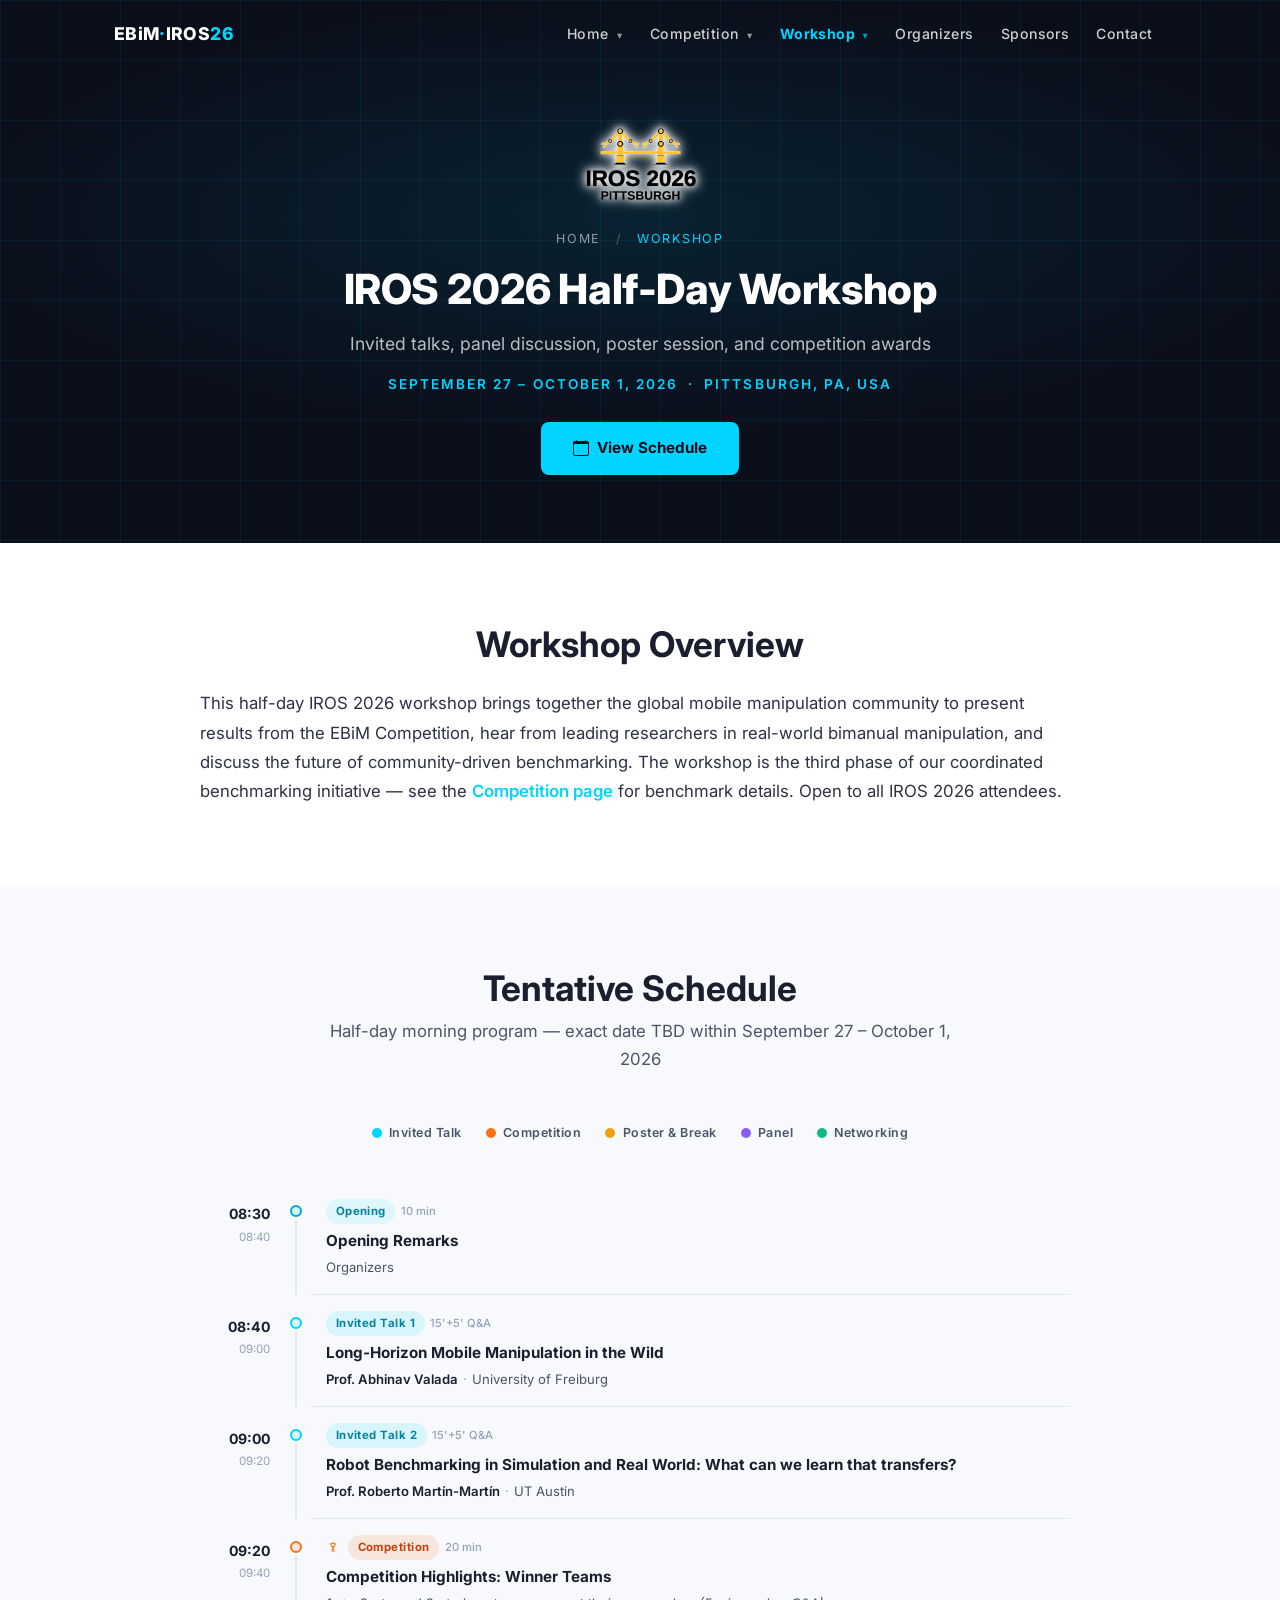
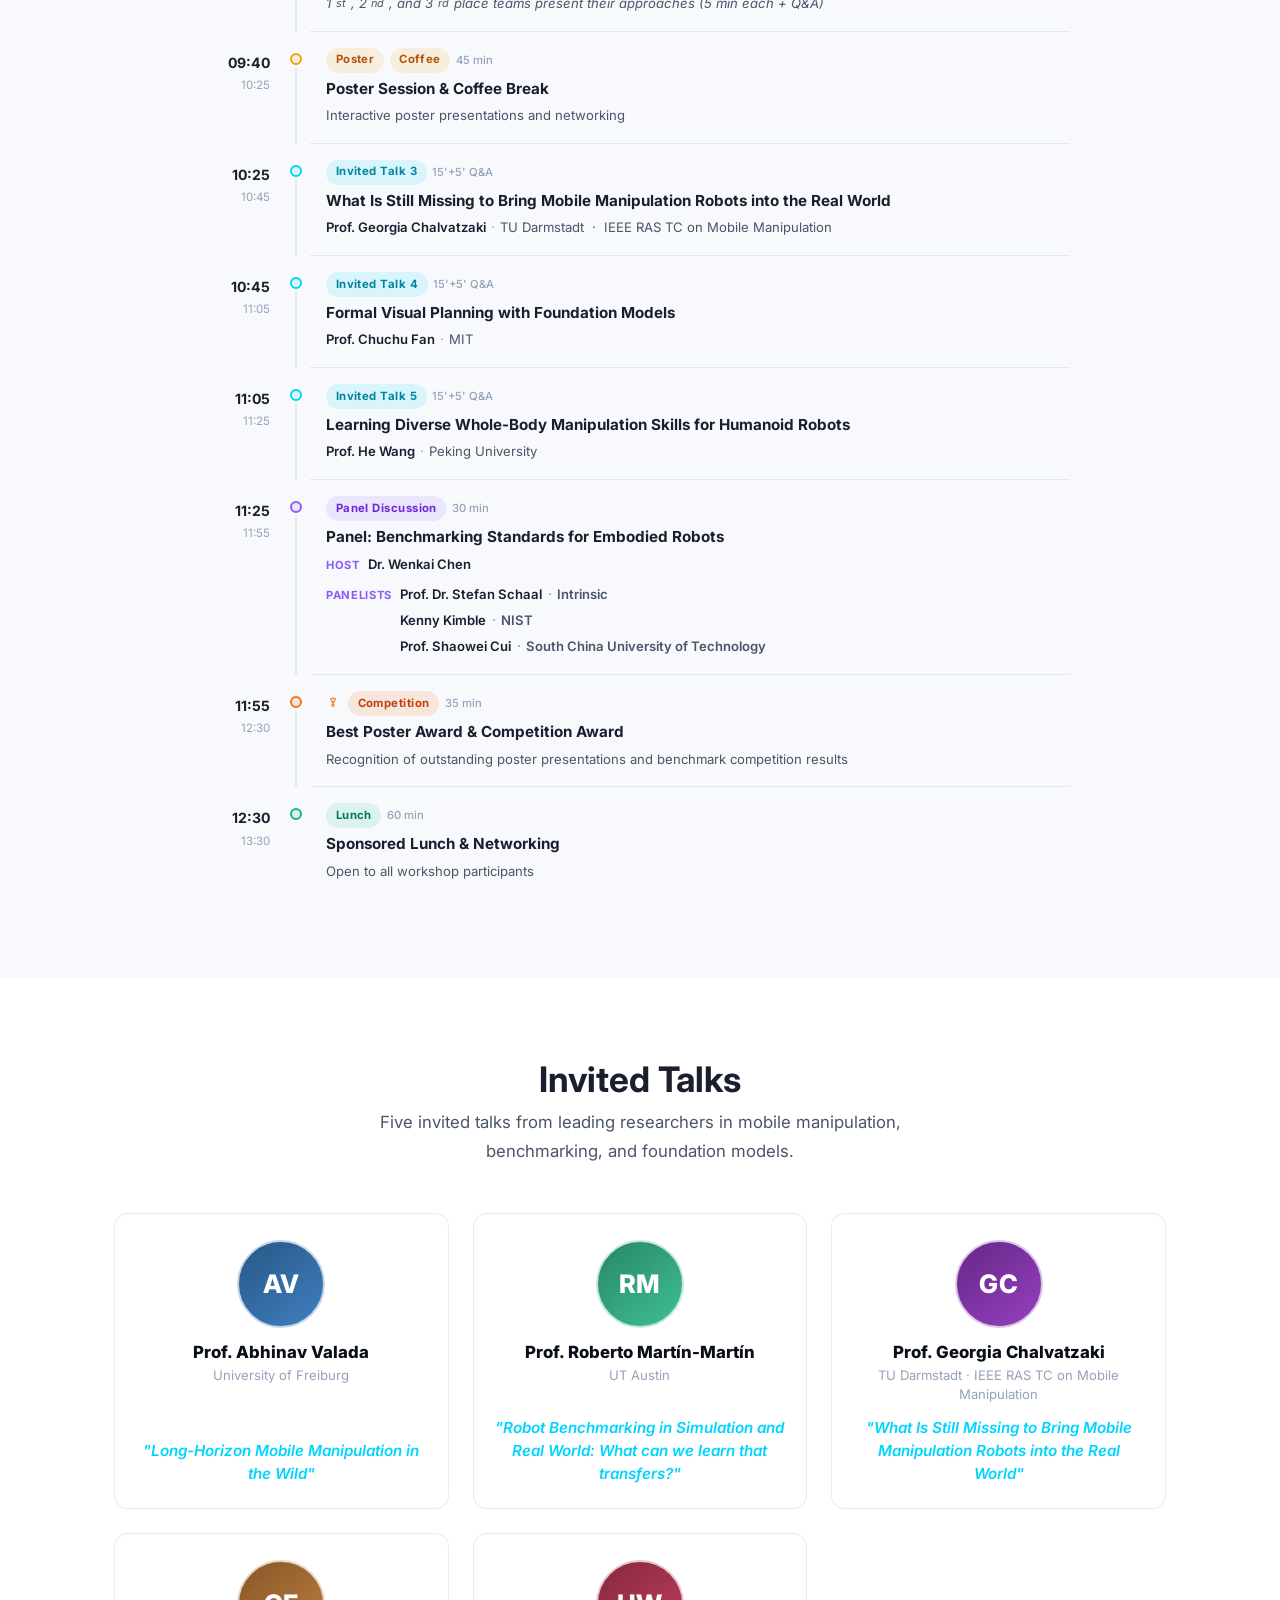
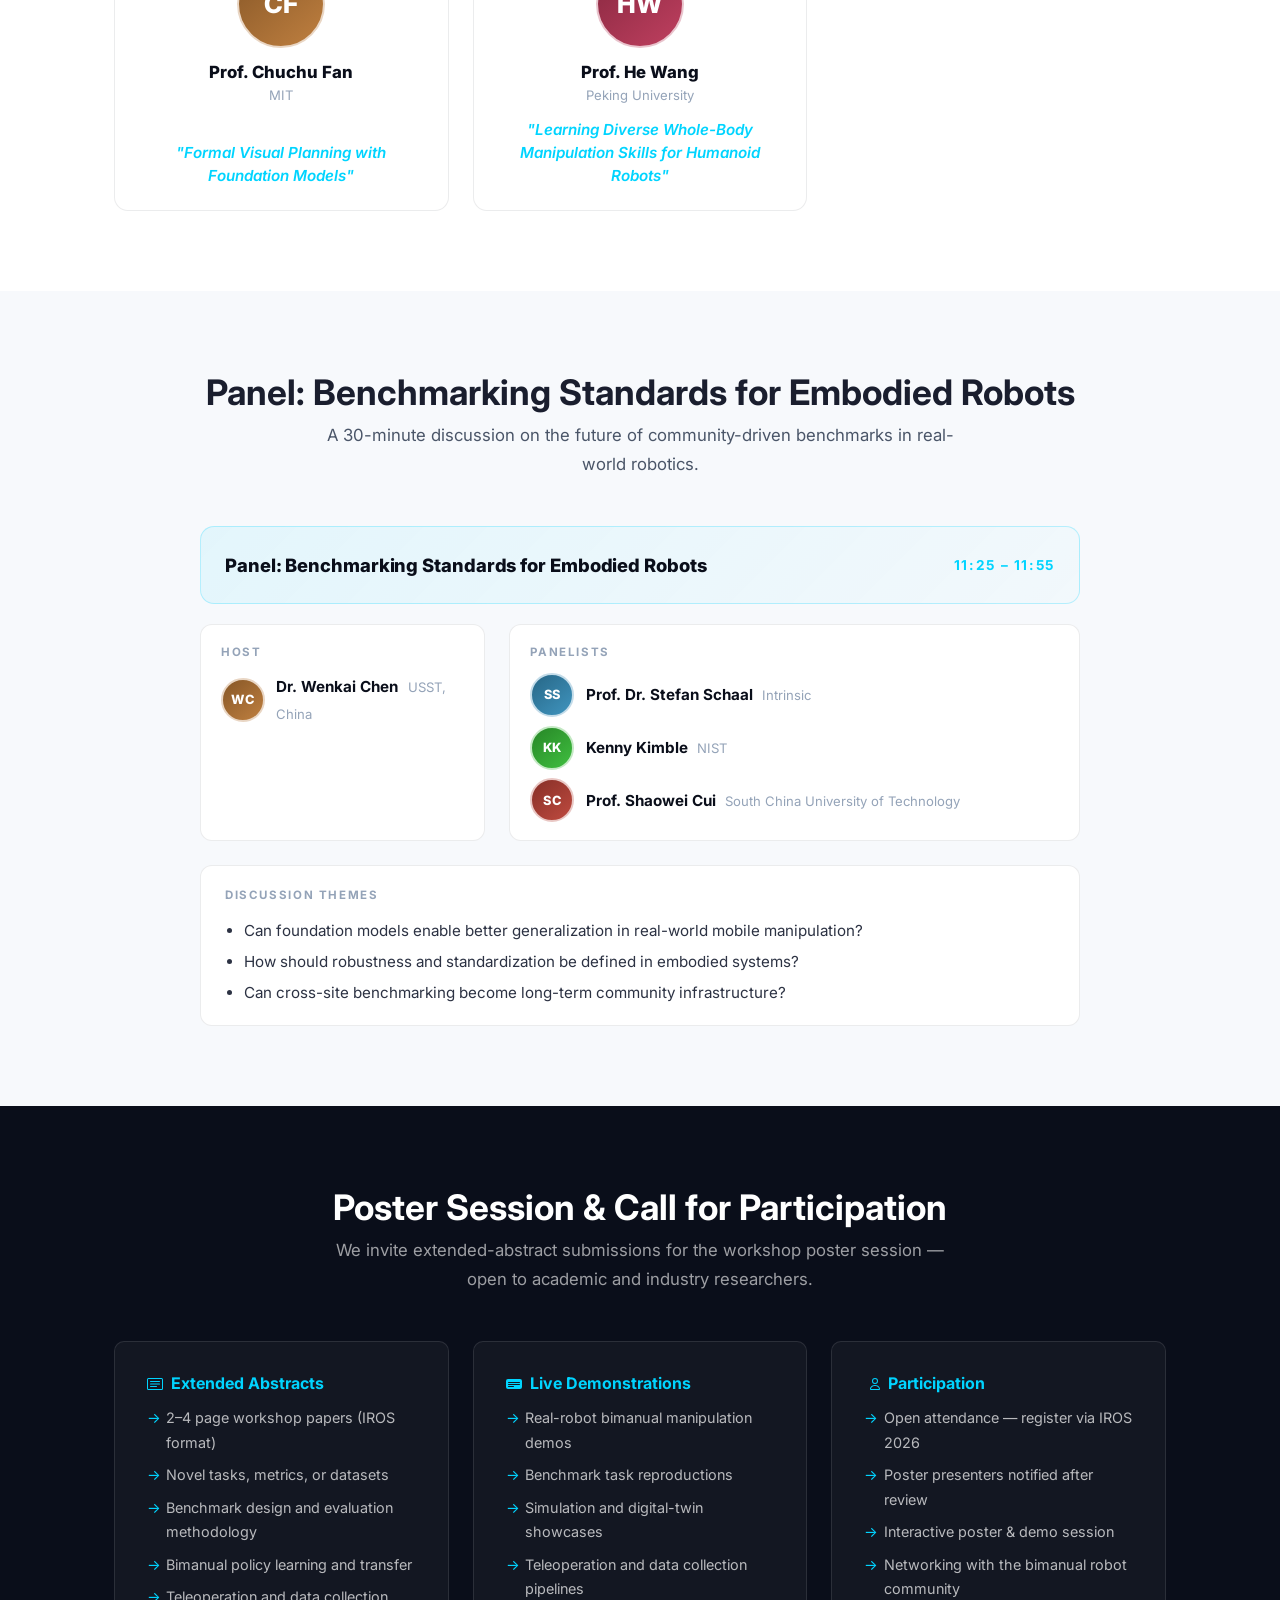
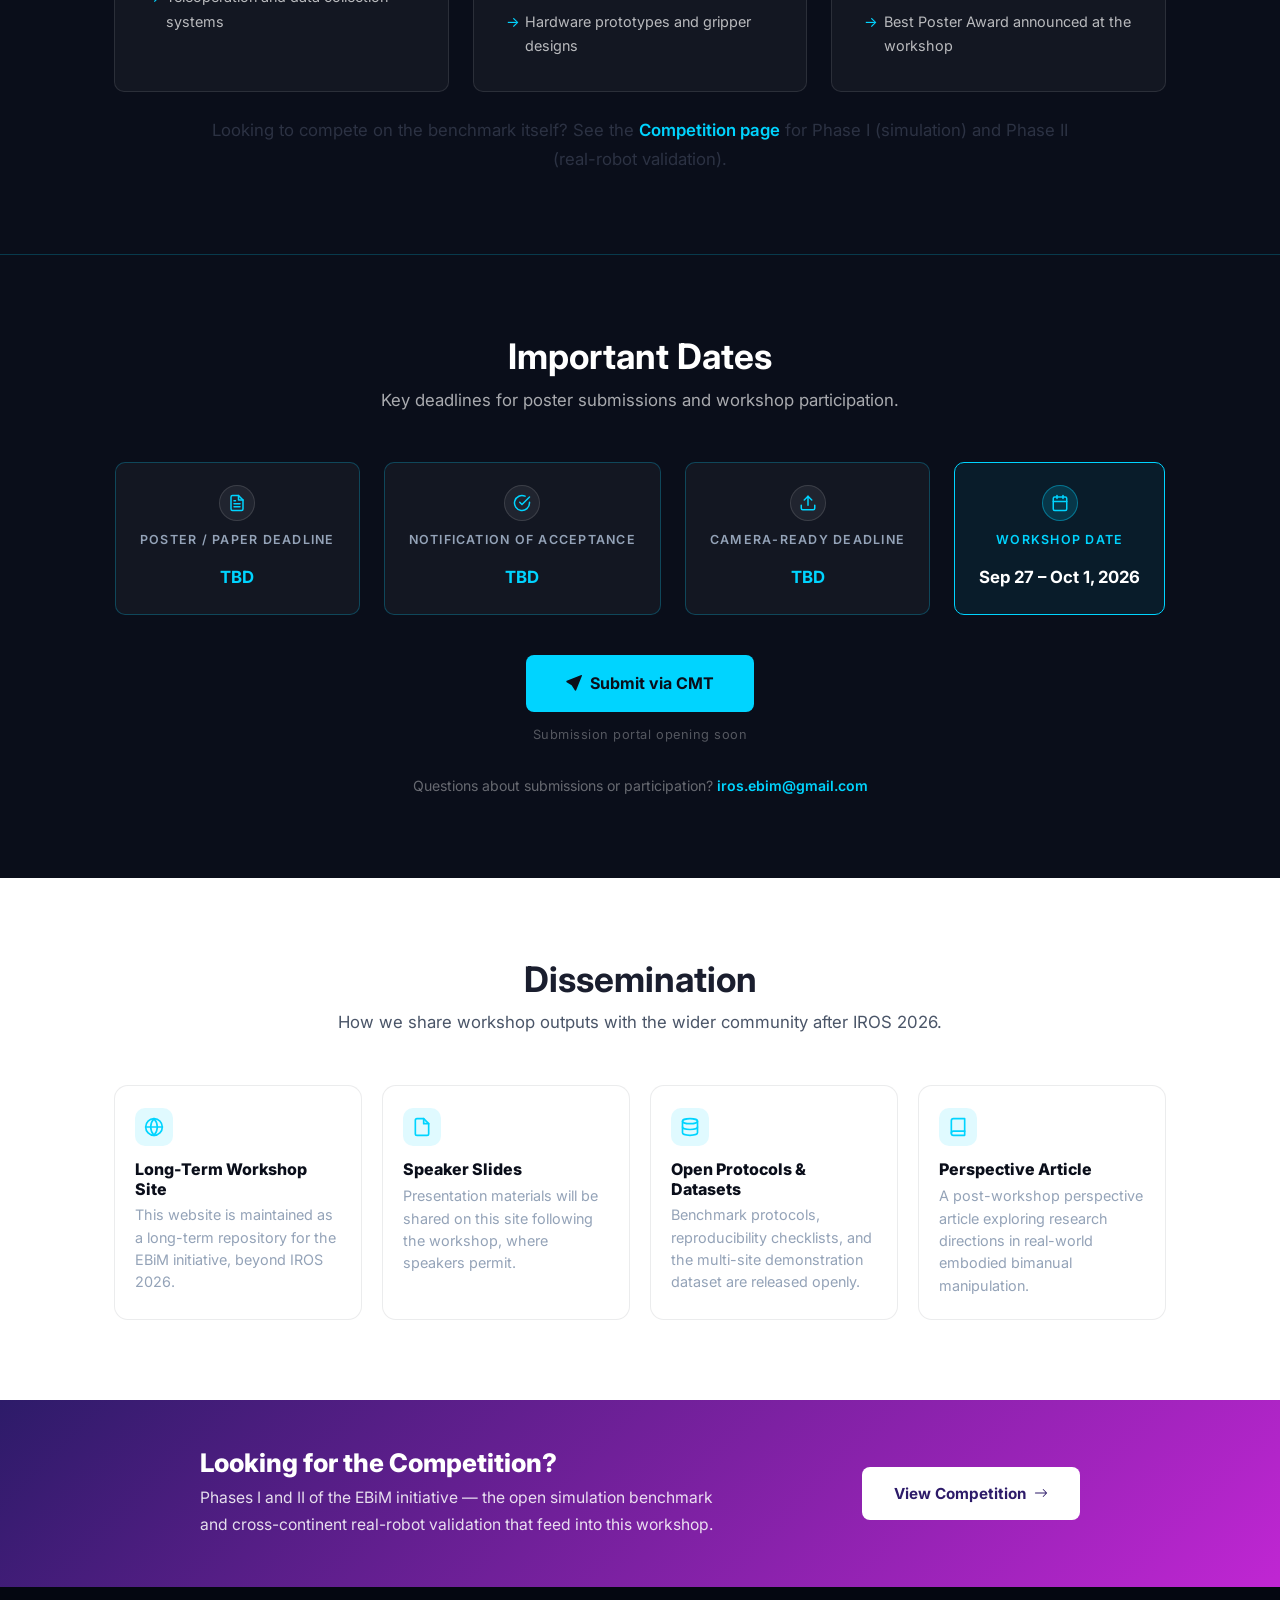
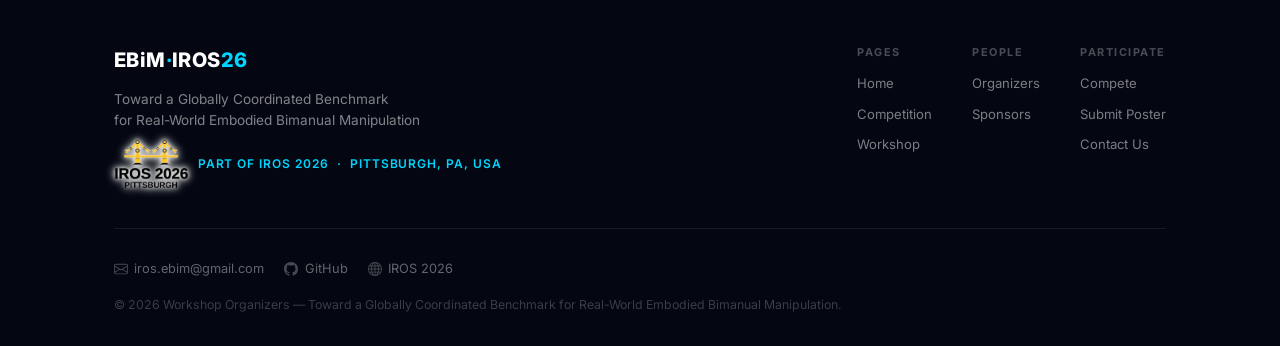
<file: workshop.html>
<!DOCTYPE html>
<html lang="en">
<head>
  <meta charset="UTF-8" />
  <meta name="viewport" content="width=device-width, initial-scale=1.0" />
  <title>IROS 2026 Workshop Program · Embodied Bimanual Manipulation</title>
  <meta name="description" content="Half-day IROS 2026 workshop on embodied bimanual manipulation: 5 invited talks, expert panel on benchmarking standards, poster session, competition awards." />
  <meta name="keywords" content="IROS 2026 workshop, embodied AI workshop, robot manipulation symposium, robotics panel, mobile manipulation talks, Pittsburgh robotics conference, Abhinav Valada, Roberto Martin-Martin, Georgia Chalvatzaki, Chuchu Fan, He Wang" />

  <!-- Canonical URL -->
  <link rel="canonical" href="https://iros-ebim.github.io/workshop.html" />

  <!-- Google Search Console verification -->
  <meta name="google-site-verification" content="-6Ks2ufYwQEMK_F0Erqoj6Fbw5qLqbhbwywmAgTgJJA" />

  <!-- Open Graph -->
  <meta property="og:type"            content="website" />
  <meta property="og:site_name"       content="EBiM · IROS 2026 Workshop" />
  <meta property="og:url"             content="https://iros-ebim.github.io/workshop.html" />
  <meta property="og:title"           content="IROS 2026 Workshop Program · Embodied Bimanual Manipulation" />
  <meta property="og:description"     content="Half-day IROS 2026 workshop on embodied bimanual manipulation: 5 invited talks, expert panel on benchmarking standards, poster session, competition awards." />
  <meta property="og:image"           content="https://iros-ebim.github.io/img/og-cover.jpg" />
  <meta property="og:image:width"     content="1200" />
  <meta property="og:image:height"    content="630" />
  <meta property="og:image:alt"       content="IROS 2026 EBiM Workshop — Toward a Globally Coordinated Benchmark for Real-World Embodied Bimanual Manipulation" />
  <meta property="og:locale"          content="en_US" />

  <!-- Twitter / X Card -->
  <meta name="twitter:card"           content="summary_large_image" />
  <meta name="twitter:title"          content="IROS 2026 Workshop Program · Embodied Bimanual Manipulation" />
  <meta name="twitter:description"    content="Half-day IROS 2026 workshop on embodied bimanual manipulation: 5 invited talks, expert panel on benchmarking standards, poster session, competition awards." />
  <meta name="twitter:image"          content="https://iros-ebim.github.io/img/og-cover.jpg" />
  <meta name="twitter:image:alt"      content="IROS 2026 EBiM Workshop — Toward a Globally Coordinated Benchmark for Real-World Embodied Bimanual Manipulation" />

  <!-- Structured data: Workshop Event with sub-events for each talk + panel -->
  <script type="application/ld+json">
  {
    "@context": "https://schema.org",
    "@type": "Event",
    "name": "IROS 2026 Half-Day Workshop on Embodied Bimanual Manipulation",
    "description": "Invited talks, panel discussion, poster session, and competition awards at IROS 2026 in Pittsburgh.",
    "startDate": "2026-09-27",
    "endDate": "2026-10-01",
    "eventStatus": "https://schema.org/EventScheduled",
    "eventAttendanceMode": "https://schema.org/OfflineEventAttendanceMode",
    "location": {
      "@type": "Place",
      "name": "IROS 2026, Pittsburgh, PA, USA",
      "address": {
        "@type": "PostalAddress",
        "addressLocality": "Pittsburgh",
        "addressRegion": "PA",
        "addressCountry": "US"
      }
    },
    "url": "https://iros-ebim.github.io/workshop.html",
    "image": "https://iros-ebim.github.io/img/og-cover.jpg",
    "organizer": [
      {"@type": "Organization", "name": "University of Hamburg", "url": "https://www.uni-hamburg.de/"},
      {"@type": "Organization", "name": "Carnegie Mellon University", "url": "https://www.cmu.edu/"}
    ],
    "subEvent": [
      {
        "@type": "Event",
        "name": "Long-Horizon Mobile Manipulation in the Wild",
        "performer": {"@type": "Person", "name": "Prof. Abhinav Valada", "affiliation": {"@type": "Organization", "name": "University of Freiburg"}}
      },
      {
        "@type": "Event",
        "name": "Robot Benchmarking in Simulation and Real World: What can we learn that transfers?",
        "performer": {"@type": "Person", "name": "Prof. Roberto Martín-Martín", "affiliation": {"@type": "Organization", "name": "UT Austin"}}
      },
      {
        "@type": "Event",
        "name": "What Is Still Missing to Bring Mobile Manipulation Robots into the Real World",
        "performer": {"@type": "Person", "name": "Prof. Georgia Chalvatzaki", "affiliation": {"@type": "Organization", "name": "TU Darmstadt"}}
      },
      {
        "@type": "Event",
        "name": "Formal Visual Planning with Foundation Models",
        "performer": {"@type": "Person", "name": "Prof. Chuchu Fan", "affiliation": {"@type": "Organization", "name": "MIT"}}
      },
      {
        "@type": "Event",
        "name": "Learning Diverse Whole-Body Manipulation Skills for Humanoid Robots",
        "performer": {"@type": "Person", "name": "Prof. He Wang", "affiliation": {"@type": "Organization", "name": "Peking University"}}
      },
      {
        "@type": "Event",
        "name": "Panel: Benchmarking Standards for Embodied Robots",
        "performer": [
          {"@type": "Person", "name": "Dr. Wenkai Chen", "affiliation": {"@type": "Organization", "name": "USST"}},
          {"@type": "Person", "name": "Prof. Dr. Stefan Schaal", "affiliation": {"@type": "Organization", "name": "Intrinsic"}},
          {"@type": "Person", "name": "Kenny Kimble", "affiliation": {"@type": "Organization", "name": "NIST"}},
          {"@type": "Person", "name": "Prof. Shaowei Cui", "affiliation": {"@type": "Organization", "name": "South China University of Technology"}}
        ]
      }
    ]
  }
  </script>

  <!-- Structured data: Organization schema -->
  <script type="application/ld+json">
  {
    "@context": "https://schema.org",
    "@type": "Organization",
    "name": "IROS 2026 EBiM Workshop",
    "url": "https://iros-ebim.github.io/",
    "logo": "https://iros-ebim.github.io/img/IROS_2026_logo.webp",
    "email": "iros.ebim@gmail.com",
    "sameAs": ["https://github.com/IROS-EBiM"]
  }
  </script>

  <!-- Structured data: Breadcrumbs -->
  <script type="application/ld+json">
  {
    "@context": "https://schema.org",
    "@type": "BreadcrumbList",
    "itemListElement": [
      {"@type": "ListItem", "position": 1, "name": "Home", "item": "https://iros-ebim.github.io/"},
      {"@type": "ListItem", "position": 2, "name": "Workshop", "item": "https://iros-ebim.github.io/workshop.html"}
    ]
  }
  </script>

  <!-- Favicon -->
  <link rel="icon" type="image/svg+xml" href="img/favicon.svg" />

  <!-- Fonts — preconnect for faster DNS + TLS -->
  <link rel="preconnect" href="https://fonts.googleapis.com" />
  <link rel="preconnect" href="https://fonts.gstatic.com" crossorigin />
  <link href="https://fonts.googleapis.com/css2?family=Inter:wght@400;500;600;700;800&display=swap" rel="stylesheet" />

  <!-- Styles -->
  <link rel="stylesheet" href="css/style.css" />

  <!-- Critical CSS inlined to prevent FOUC -->
  <style>
    /* Fade-in default state — must be set before JS runs */
    .fade-in { opacity: 0; transform: translateY(20px); transition: opacity .55s ease, transform .55s ease; }
    .fade-in.visible { opacity: 1; transform: none; }
    /* Stagger children inside a fade-in parent */
    .fade-in > *:nth-child(2) { transition-delay: .08s; }
    .fade-in > *:nth-child(3) { transition-delay: .16s; }
    .fade-in > *:nth-child(4) { transition-delay: .24s; }
    .fade-in > *:nth-child(5) { transition-delay: .32s; }
    .fade-in > *:nth-child(6) { transition-delay: .40s; }
    /* Active nav link */
    .nav-links a.active { color: var(--accent) !important; }
    /* Back to top */
    #back-to-top {
      position: fixed; bottom: 2rem; right: 1.5rem;
      width: 44px; height: 44px; border-radius: 50%;
      background: var(--accent, #00d4ff); color: #0a0e1a;
      border: none; cursor: pointer;
      display: flex; align-items: center; justify-content: center;
      opacity: 0; visibility: hidden; transform: translateY(12px);
      transition: opacity .3s, visibility .3s, transform .3s, background .2s, box-shadow .2s;
      z-index: 998;
      box-shadow: 0 4px 18px rgba(0,212,255,.35);
    }
    #back-to-top.visible { opacity: 1; visibility: visible; transform: none; }
    #back-to-top:hover { background: #fff; box-shadow: 0 6px 24px rgba(0,212,255,.45); }
    #back-to-top:focus-visible { outline: 2px solid #00d4ff; outline-offset: 3px; }
    #back-to-top svg { pointer-events: none; }

    /* ── Sub-page hero (shorter than home #home) ──
       Selector specificity bumped to (1,1,0) via `#home.subhero` to override
       `#home { min-height: 100vh; padding: ... }` from the global stylesheet.
       Pseudo-element rules likewise override #home::before/::after. */
    #home.subhero {
      min-height: 40vh;
      display: flex;
      align-items: center;
      justify-content: center;
      position: relative;
      background: var(--bg-dark);
      overflow: hidden;
      padding: calc(var(--nav-h) + 2.5rem) 0 3rem;
      box-sizing: border-box;
    }
    #home.subhero::before {
      content: '';
      position: absolute; inset: 0;
      background-image:
        linear-gradient(rgba(0,212,255,.07) 1px, transparent 1px),
        linear-gradient(90deg, rgba(0,212,255,.07) 1px, transparent 1px);
      background-size: 60px 60px;
      animation: none;
      pointer-events: none;
    }
    #home.subhero::after {
      content: '';
      position: absolute; inset: 0;
      background: radial-gradient(ellipse 80% 60% at 50% 40%, rgba(0,212,255,.10) 0%, transparent 70%);
      pointer-events: none;
    }
    .subhero-content {
      position: relative; z-index: 1;
      text-align: center;
      max-width: 820px;
      padding: 1.25rem 1.5rem;
    }
    .subhero-iros-logo { margin-bottom: 1rem; }
    .subhero-iros-logo img {
      height: 72px; width: auto; display: inline-block;
      filter: drop-shadow(0 0 3px #fff) drop-shadow(0 0 6px #fff);
    }
    .breadcrumb {
      display: inline-block;
      font-size: .78rem;
      letter-spacing: .14em;
      text-transform: uppercase;
      color: rgba(255,255,255,.55);
      margin-bottom: 1rem;
    }
    .breadcrumb a {
      color: rgba(255,255,255,.55);
      transition: color .2s;
    }
    .breadcrumb a:hover { color: var(--accent); }
    .breadcrumb-sep { margin: 0 .55rem; opacity: .5; }
    .breadcrumb-current { color: var(--accent); }
    .subhero-title {
      font-size: clamp(1.7rem, 3.6vw, 2.6rem);
      color: #fff;
      font-weight: 800;
      line-height: 1.18;
      margin-bottom: .9rem;
      letter-spacing: -.01em;
    }
    .subhero-subtitle {
      font-size: clamp(.95rem, 1.6vw, 1.1rem);
      color: rgba(255,255,255,.72);
      margin-bottom: .9rem;
      max-width: 640px;
      margin-left: auto; margin-right: auto;
    }
    .subhero-date {
      font-size: .85rem;
      font-weight: 600;
      letter-spacing: .15em;
      text-transform: uppercase;
      color: var(--accent);
      margin-bottom: 1.6rem;
    }
    .subhero-actions {
      display: flex;
      gap: 1rem;
      justify-content: center;
      flex-wrap: wrap;
    }
    @media (max-width: 700px) {
      #home.subhero { min-height: 50vh; padding-top: calc(var(--nav-h) + 1.5rem); padding-bottom: 2rem; }
      .subhero-iros-logo img { height: 56px; }
    }

    /* ── Workshop overview prose ── */
    .workshop-overview-text {
      max-width: 880px;
      margin: 1.5rem auto 0;
      font-size: 1.05rem;
      line-height: 1.75;
      color: var(--text-body, #2c3243);
      text-align: left;
    }
    .workshop-overview-text a {
      color: var(--accent);
      font-weight: 600;
    }
    .workshop-overview-text a:hover { text-decoration: underline; }

    /* ── Invited Talks grid ── */
    .talks-grid {
      display: grid;
      grid-template-columns: repeat(auto-fit, minmax(260px, 1fr));
      gap: 1.5rem;
      margin-top: 2.5rem;
    }
    .talk-card {
      background: #fff;
      border: 1px solid rgba(10,14,26,.08);
      border-radius: 14px;
      padding: 1.6rem 1.25rem 1.4rem;
      text-align: center;
      transition: transform .25s ease, box-shadow .25s ease, border-color .25s ease;
      display: flex;
      flex-direction: column;
      align-items: center;
    }
    .talk-card:hover {
      transform: translateY(-4px);
      border-color: rgba(0,212,255,.45);
      box-shadow: 0 10px 30px rgba(10,14,26,.08);
    }
    .talk-card .org-avatar {
      margin-bottom: .9rem;
    }
    .talk-speaker-name {
      font-size: 1.05rem;
      font-weight: 800;
      color: var(--bg-dark);
      margin-bottom: .25rem;
    }
    .talk-speaker-affil {
      font-size: .82rem;
      color: var(--text-muted);
      margin-bottom: .9rem;
      line-height: 1.4;
    }
    .talk-title {
      font-size: .95rem;
      font-weight: 600;
      line-height: 1.5;
      color: var(--accent);
      font-style: italic;
      margin-top: auto;
    }

    /* ── Panel Discussion ── */
    .panel-section .panel-header {
      max-width: 880px;
      margin: 2rem auto 1.25rem;
      padding: 1.4rem 1.5rem;
      background: linear-gradient(135deg, rgba(0,212,255,.08), rgba(0,212,255,.02));
      border: 1px solid rgba(0,212,255,.25);
      border-radius: 14px;
      display: flex;
      align-items: center;
      justify-content: space-between;
      gap: 1.25rem;
      flex-wrap: wrap;
    }
    .panel-header-title {
      font-size: 1.15rem;
      font-weight: 800;
      color: var(--bg-dark);
      letter-spacing: -.005em;
    }
    .panel-header-time {
      font-size: .85rem;
      font-weight: 700;
      letter-spacing: .12em;
      text-transform: uppercase;
      color: var(--accent);
    }
    .panel-people {
      max-width: 880px;
      margin: 0 auto 1.5rem;
      display: grid;
      grid-template-columns: 1fr 2fr;
      gap: 1.5rem;
    }
    @media (max-width: 700px) {
      .panel-people { grid-template-columns: 1fr; }
    }
    .panel-people-block {
      background: #fff;
      border: 1px solid rgba(10,14,26,.08);
      border-radius: 12px;
      padding: 1.1rem 1.25rem;
    }
    .panel-people-label {
      font-size: .72rem;
      font-weight: 700;
      letter-spacing: .14em;
      text-transform: uppercase;
      color: var(--text-muted);
      margin-bottom: .65rem;
    }
    .panel-person {
      display: flex;
      align-items: center;
      gap: .7rem;
      margin-bottom: .55rem;
    }
    .panel-person:last-child { margin-bottom: 0; }
    .panel-person-name {
      font-weight: 700;
      color: var(--bg-dark);
      font-size: .95rem;
    }
    .panel-person-affil {
      color: var(--text-muted);
      font-size: .82rem;
      margin-left: .35rem;
    }
    .panel-themes {
      max-width: 880px;
      margin: 0 auto;
      background: #fff;
      border: 1px solid rgba(10,14,26,.08);
      border-radius: 12px;
      padding: 1.25rem 1.5rem;
    }
    .panel-themes-label {
      font-size: .72rem;
      font-weight: 700;
      letter-spacing: .14em;
      text-transform: uppercase;
      color: var(--text-muted);
      margin-bottom: .8rem;
    }
    .panel-themes ul {
      margin: 0;
      padding-left: 1.2rem;
      color: var(--text-body, #2c3243);
      font-size: .95rem;
      line-height: 1.65;
    }
    .panel-themes li { margin-bottom: .35rem; }
    .panel-themes li:last-child { margin-bottom: 0; }

    /* ── Dissemination ── */
    .dissemination-grid {
      display: grid;
      grid-template-columns: repeat(auto-fit, minmax(220px, 1fr));
      gap: 1.25rem;
      margin-top: 2rem;
    }
    .diss-card {
      background: #fff;
      border: 1px solid rgba(10,14,26,.08);
      border-radius: 14px;
      padding: 1.4rem 1.25rem;
      text-align: left;
      transition: transform .25s ease, box-shadow .25s ease, border-color .25s ease;
    }
    .diss-card:hover {
      transform: translateY(-3px);
      border-color: rgba(0,212,255,.45);
      box-shadow: 0 8px 24px rgba(10,14,26,.06);
    }
    .diss-icon {
      width: 38px; height: 38px;
      border-radius: 10px;
      background: rgba(0,212,255,.12);
      color: var(--accent);
      display: flex; align-items: center; justify-content: center;
      margin-bottom: .9rem;
    }
    .diss-card h3 {
      font-size: 1rem;
      font-weight: 800;
      color: var(--bg-dark);
      margin-bottom: .35rem;
    }
    .diss-card p {
      font-size: .9rem;
      color: var(--text-muted);
      line-height: 1.55;
      margin: 0;
    }

    /* ── Important Dates: tinted accent treatment.
       Preceding Poster Session sits on body white and Important Dates would land on
       --bg-light (#f7f9fc), which is too close to white to read as a separate section.
       ID specificity (1,0,0) beats `section:nth-child(even)` (0,1,1). */
    #contact {
      background:
        radial-gradient(ellipse 100% 55% at 50% 0%, rgba(0,212,255,.12) 0%, transparent 70%),
        var(--bg-light);
      border-top: 1px solid rgba(0,212,255,.22);
    }

    /* ── Competition callout banner (mirror of competition.html's workshop callout) ──
       Selector specificity bumped to (0,1,1) to beat `section:nth-child(even)` from
       the global stylesheet, which would otherwise paint over the gradient. */
    section.competition-callout {
      background: linear-gradient(135deg, #2d1b69 0%, #c026d3 100%);
      color: #fff;
      padding: 3rem 1.5rem;
    }
    .competition-callout-inner {
      max-width: 880px;
      margin: 0 auto;
      display: flex;
      align-items: center;
      justify-content: space-between;
      gap: 1.5rem;
      flex-wrap: wrap;
    }
    .competition-callout h3 {
      color: #fff;
      font-size: clamp(1.25rem, 2.4vw, 1.6rem);
      font-weight: 800;
      margin-bottom: .4rem;
    }
    .competition-callout p {
      color: rgba(255,255,255,.85);
      font-size: .98rem;
      max-width: 520px;
      margin: 0;
    }
    .competition-callout .btn {
      background: #fff;
      color: #2d1b69;
      white-space: nowrap;
    }
    .competition-callout .btn:hover {
      background: #0a0e1a;
      color: #fff;
      transform: translateY(-2px);
    }
    @media (max-width: 640px) {
      .competition-callout-inner { flex-direction: column; text-align: center; }
    }
  </style>
</head>
<body class="page-workshop">

<!-- SHARED NAVBAR — keep in sync across index.html, competition.html, workshop.html, 404.html -->
<nav id="navbar" role="navigation" aria-label="Main navigation">
  <div class="nav-inner">
    <a href="index.html" class="nav-logo">EBiM<span>·</span>IROS<span>26</span></a>

    <button class="nav-toggle" aria-label="Toggle navigation" aria-expanded="false">
      <span></span><span></span><span></span>
    </button>

    <ul class="nav-links">
      <li class="has-dropdown nav-home">
        <a href="index.html">Home <span class="dropdown-caret" aria-hidden="true">&#9662;</span></a>
        <button class="dropdown-toggle" type="button" aria-label="Toggle Home menu" aria-expanded="false">
          <span class="dropdown-caret" aria-hidden="true">&#9662;</span>
        </button>
        <ul class="nav-dropdown">
          <li><a href="index.html#overview">Overview</a></li>
          <li><a href="index.html#engage">Two Ways to Engage</a></li>
          <li><a href="index.html#themes">Key Themes</a></li>
          <li><a href="index.html#dates">Important Dates</a></li>
        </ul>
      </li>
      <li class="has-dropdown nav-competition">
        <a href="competition.html">Competition <span class="dropdown-caret" aria-hidden="true">&#9662;</span></a>
        <button class="dropdown-toggle" type="button" aria-label="Toggle Competition menu" aria-expanded="false">
          <span class="dropdown-caret" aria-hidden="true">&#9662;</span>
        </button>
        <ul class="nav-dropdown">
          <li><a href="competition.html#why">Why This Benchmark</a></li>
          <li><a href="competition.html#overview">Three-Phase Mechanism</a></li>
          <li><a href="competition.html#platform">Mobile FR3 Duo</a></li>
          <li><a href="competition.html#benchmark">The Benchmark</a></li>
          <li><a href="competition.html#tasks">Tasks</a></li>
          <li><a href="competition.html#testbeds">Testbeds</a></li>
          <li><a href="competition.html#call-for-participation">Register Interest</a></li>
          <li><a href="competition.html#awards">Awards &amp; Prizes</a></li>
        </ul>
      </li>
      <li class="has-dropdown nav-workshop">
        <a href="workshop.html">Workshop <span class="dropdown-caret" aria-hidden="true">&#9662;</span></a>
        <button class="dropdown-toggle" type="button" aria-label="Toggle Workshop menu" aria-expanded="false">
          <span class="dropdown-caret" aria-hidden="true">&#9662;</span>
        </button>
        <ul class="nav-dropdown">
          <li><a href="workshop.html#overview">Overview</a></li>
          <li><a href="workshop.html#schedule">Schedule</a></li>
          <li><a href="workshop.html#talks">Invited Talks</a></li>
          <li><a href="workshop.html#panel">Panel</a></li>
          <li><a href="workshop.html#call-for-participation">Posters</a></li>
          <li><a href="workshop.html#contact">Important Dates</a></li>
          <li><a href="workshop.html#dissemination">Dissemination</a></li>
        </ul>
      </li>
      <li><a href="index.html#organizers">Organizers</a></li>
      <li><a href="index.html#sponsors">Sponsors</a></li>
      <li><a href="mailto:iros.ebim@gmail.com">Contact</a></li>
    </ul>
  </div>
</nav>


<main id="main-content">

<!-- ============================================================
     SUB-PAGE HERO
     ============================================================ -->
<section id="home" class="subhero">
  <div class="subhero-content">
    <div class="subhero-iros-logo">
      <picture>
        <source srcset="img/IROS_2026_logo.webp" type="image/webp" />
        <img src="img/IROS_2026_logo.webp" alt="IROS 2026 Pittsburgh conference logo" width="370" height="240" loading="eager" fetchpriority="high" decoding="async" />
      </picture>
    </div>

    <div class="breadcrumb" aria-label="Breadcrumb">
      <a href="index.html">Home</a>
      <span class="breadcrumb-sep">/</span>
      <span class="breadcrumb-current">Workshop</span>
    </div>

    <h1 class="subhero-title">IROS 2026 Half-Day Workshop</h1>
    <p class="subhero-subtitle">
      Invited talks, panel discussion, poster session, and competition awards
    </p>
    <p class="subhero-date">September 27 – October 1, 2026 &nbsp;·&nbsp; Pittsburgh, PA, USA</p>

    <div class="subhero-actions">
      <a href="#schedule" class="btn btn-primary">
        <svg xmlns="http://www.w3.org/2000/svg" width="16" height="16" fill="currentColor" viewBox="0 0 16 16" aria-hidden="true">
          <path d="M3.5 0a.5.5 0 0 1 .5.5V1h8V.5a.5.5 0 0 1 1 0V1h1a2 2 0 0 1 2 2v11a2 2 0 0 1-2 2H2a2 2 0 0 1-2-2V3a2 2 0 0 1 2-2h1V.5a.5.5 0 0 1 .5-.5zM1 4v10a1 1 0 0 0 1 1h12a1 1 0 0 0 1-1V4H1z"/>
        </svg>
        View Schedule
      </a>
    </div>
  </div>
</section>


<!-- ============================================================
     ON-PAGE TOC SIDEBAR (desktop ≥ 1400px only — hidden via CSS otherwise)
     ============================================================ -->
<aside class="toc-sidebar" aria-labelledby="toc-label">
  <div id="toc-label" class="toc-sidebar-label">On this page</div>
  <ul>
    <li><a href="#overview">Workshop Overview</a></li>
    <li><a href="#schedule">Schedule</a></li>
    <li><a href="#talks">Invited Talks</a></li>
    <li><a href="#panel">Panel Discussion</a></li>
    <li><a href="#call-for-participation">Posters</a></li>
    <li><a href="#contact">Important Dates</a></li>
    <li><a href="#dissemination">Dissemination</a></li>
  </ul>
</aside>


<!-- ============================================================
     WORKSHOP OVERVIEW
     ============================================================ -->
<section id="overview">
  <div class="container">

    <div class="text-center fade-in">
      <h2 class="section-title">Workshop Overview</h2>
    </div>

    <p class="workshop-overview-text fade-in">
      This half-day IROS 2026 workshop brings together the global mobile manipulation community to present
      results from the EBiM Competition, hear from leading researchers in real-world bimanual manipulation,
      and discuss the future of community-driven benchmarking. The workshop is the third phase of our
      coordinated benchmarking initiative — see the <a href="competition.html">Competition page</a> for
      benchmark details. Open to all IROS 2026 attendees.
    </p>

  </div>
</section>


<!-- ============================================================
     SCHEDULE
     ============================================================ -->
<section id="schedule">
  <div class="container">
    <div class="text-center fade-in">
      <h2 class="section-title">Tentative Schedule</h2>
      <p class="section-subtitle">Half-day morning program — exact date TBD within September 27 – October 1, 2026</p>
    </div>

    <!-- Legend -->
    <div class="sched-legend fade-in" aria-label="Schedule legend">
      <span class="sched-legend-item legend-talk">
        <span class="legend-dot"></span>Invited Talk
      </span>
      <span class="sched-legend-item legend-competition">
        <span class="legend-dot"></span>Competition
      </span>
      <span class="sched-legend-item legend-poster">
        <span class="legend-dot"></span>Poster &amp; Break
      </span>
      <span class="sched-legend-item legend-panel">
        <span class="legend-dot"></span>Panel
      </span>
      <span class="sched-legend-item legend-lunch">
        <span class="legend-dot"></span>Networking
      </span>
    </div>

    <div class="sched-timeline fade-in">

      <!-- 08:30 Opening -->
      <div class="sched-row sched-opening">
        <div class="sched-time-col">
          <span class="sched-t-start">08:30</span>
          <span class="sched-t-end">08:40</span>
        </div>
        <div class="sched-track-col" aria-hidden="true">
          <div class="sched-dot"></div>
          <div class="sched-line"></div>
        </div>
        <div class="sched-body">
          <div class="sched-meta">
            <span class="type-badge badge-opening">Opening</span>
            <span class="sched-dur">10 min</span>
          </div>
          <div class="sched-session">Opening Remarks</div>
          <div class="sched-speaker">Organizers</div>
        </div>
      </div>

      <!-- 08:40 Talk 1 -->
      <div class="sched-row sched-talk">
        <div class="sched-time-col">
          <span class="sched-t-start">08:40</span>
          <span class="sched-t-end">09:00</span>
        </div>
        <div class="sched-track-col" aria-hidden="true">
          <div class="sched-dot"></div>
          <div class="sched-line"></div>
        </div>
        <div class="sched-body">
          <div class="sched-meta">
            <span class="type-badge badge-talk">Invited Talk 1</span>
            <span class="sched-dur">15'+5' Q&amp;A</span>
          </div>
          <div class="sched-session"><a href="#talks" style="color:inherit;">Long-Horizon Mobile Manipulation in the Wild</a></div>
          <div class="sched-speaker">
            <span class="speaker-name">Prof. Abhinav Valada</span>
            <span class="speaker-affil">University of Freiburg</span>
          </div>
        </div>
      </div>

      <!-- 09:00 Talk 2 -->
      <div class="sched-row sched-talk">
        <div class="sched-time-col">
          <span class="sched-t-start">09:00</span>
          <span class="sched-t-end">09:20</span>
        </div>
        <div class="sched-track-col" aria-hidden="true">
          <div class="sched-dot"></div>
          <div class="sched-line"></div>
        </div>
        <div class="sched-body">
          <div class="sched-meta">
            <span class="type-badge badge-talk">Invited Talk 2</span>
            <span class="sched-dur">15'+5' Q&amp;A</span>
          </div>
          <div class="sched-session"><a href="#talks" style="color:inherit;">Robot Benchmarking in Simulation and Real World: What can we learn that transfers?</a></div>
          <div class="sched-speaker">
            <span class="speaker-name">Prof. Roberto Martín-Martín</span>
            <span class="speaker-affil">UT Austin</span>
          </div>
        </div>
      </div>

      <!-- 09:20 Competition Highlights -->
      <div class="sched-row sched-competition">
        <div class="sched-time-col">
          <span class="sched-t-start">09:20</span>
          <span class="sched-t-end">09:40</span>
        </div>
        <div class="sched-track-col" aria-hidden="true">
          <div class="sched-dot"></div>
          <div class="sched-line"></div>
        </div>
        <div class="sched-body">
          <div class="sched-meta">
            <svg class="sched-icon-competition" xmlns="http://www.w3.org/2000/svg" viewBox="0 0 20 20" fill="currentColor" aria-hidden="true">
              <path fill-rule="evenodd" d="M10 1a.75.75 0 0 1 .75.75v1.5h3a.75.75 0 0 1 .648 1.127l-1.5 2.598A3.751 3.751 0 0 1 10.75 9.9V11h.5a.75.75 0 0 1 0 1.5h-.5v1h1.25a.75.75 0 0 1 0 1.5h-4a.75.75 0 0 1 0-1.5H9.25v-1h-.5a.75.75 0 0 1 0-1.5h.5V9.9a3.751 3.751 0 0 1-2.148-3.025L5.602 4.377A.75.75 0 0 1 6.25 3.25h3V1.75A.75.75 0 0 1 10 1ZM7.214 4.75l1.05 1.817a2.25 2.25 0 0 0 3.472 0l1.05-1.817H7.214Z" clip-rule="evenodd"/>
            </svg>
            <span class="type-badge badge-competition">Competition</span>
            <span class="sched-dur">20 min</span>
          </div>
          <div class="sched-session">Competition Highlights: Winner Teams</div>
          <div class="sched-speaker sched-competition-teams">
            1<sup>st</sup>, 2<sup>nd</sup>, and 3<sup>rd</sup> place teams present their approaches (5 min each + Q&amp;A)
          </div>
        </div>
      </div>

      <!-- 09:40 Poster + Coffee -->
      <div class="sched-row sched-poster">
        <div class="sched-time-col">
          <span class="sched-t-start">09:40</span>
          <span class="sched-t-end">10:25</span>
        </div>
        <div class="sched-track-col" aria-hidden="true">
          <div class="sched-dot"></div>
          <div class="sched-line"></div>
        </div>
        <div class="sched-body">
          <div class="sched-meta">
            <span class="type-badge badge-poster">Poster</span>
            <span class="type-badge badge-break">Coffee</span>
            <span class="sched-dur">45 min</span>
          </div>
          <div class="sched-session">Poster Session &amp; Coffee Break</div>
          <div class="sched-speaker">Interactive poster presentations and networking</div>
        </div>
      </div>

      <!-- 10:25 Talk 3 -->
      <div class="sched-row sched-talk">
        <div class="sched-time-col">
          <span class="sched-t-start">10:25</span>
          <span class="sched-t-end">10:45</span>
        </div>
        <div class="sched-track-col" aria-hidden="true">
          <div class="sched-dot"></div>
          <div class="sched-line"></div>
        </div>
        <div class="sched-body">
          <div class="sched-meta">
            <span class="type-badge badge-talk">Invited Talk 3</span>
            <span class="sched-dur">15'+5' Q&amp;A</span>
          </div>
          <div class="sched-session"><a href="#talks" style="color:inherit;">What Is Still Missing to Bring Mobile Manipulation Robots into the Real World</a></div>
          <div class="sched-speaker">
            <span class="speaker-name">Prof. Georgia Chalvatzaki</span>
            <span class="speaker-affil">TU Darmstadt &nbsp;·&nbsp; IEEE RAS TC on Mobile Manipulation</span>
          </div>
        </div>
      </div>

      <!-- 10:45 Talk 4 -->
      <div class="sched-row sched-talk">
        <div class="sched-time-col">
          <span class="sched-t-start">10:45</span>
          <span class="sched-t-end">11:05</span>
        </div>
        <div class="sched-track-col" aria-hidden="true">
          <div class="sched-dot"></div>
          <div class="sched-line"></div>
        </div>
        <div class="sched-body">
          <div class="sched-meta">
            <span class="type-badge badge-talk">Invited Talk 4</span>
            <span class="sched-dur">15'+5' Q&amp;A</span>
          </div>
          <div class="sched-session"><a href="#talks" style="color:inherit;">Formal Visual Planning with Foundation Models</a></div>
          <div class="sched-speaker">
            <span class="speaker-name">Prof. Chuchu Fan</span>
            <span class="speaker-affil">MIT</span>
          </div>
        </div>
      </div>

      <!-- 11:05 Talk 5 -->
      <div class="sched-row sched-talk">
        <div class="sched-time-col">
          <span class="sched-t-start">11:05</span>
          <span class="sched-t-end">11:25</span>
        </div>
        <div class="sched-track-col" aria-hidden="true">
          <div class="sched-dot"></div>
          <div class="sched-line"></div>
        </div>
        <div class="sched-body">
          <div class="sched-meta">
            <span class="type-badge badge-talk">Invited Talk 5</span>
            <span class="sched-dur">15'+5' Q&amp;A</span>
          </div>
          <div class="sched-session"><a href="#talks" style="color:inherit;">Learning Diverse Whole-Body Manipulation Skills for Humanoid Robots</a></div>
          <div class="sched-speaker">
            <span class="speaker-name">Prof. He Wang</span>
            <span class="speaker-affil">Peking University</span>
          </div>
        </div>
      </div>

      <!-- 11:25 Panel -->
      <div class="sched-row sched-panel">
        <div class="sched-time-col">
          <span class="sched-t-start">11:25</span>
          <span class="sched-t-end">11:55</span>
        </div>
        <div class="sched-track-col" aria-hidden="true">
          <div class="sched-dot"></div>
          <div class="sched-line"></div>
        </div>
        <div class="sched-body">
          <div class="sched-meta">
            <span class="type-badge badge-panel">Panel Discussion</span>
            <span class="sched-dur">30 min</span>
          </div>
          <div class="sched-session"><a href="#panel" style="color:inherit;">Panel: Benchmarking Standards for Embodied Robots</a></div>
          <div class="sched-speaker sched-panel-people">
            <div class="panel-host">
              <span class="panel-role">Host</span>
              <span class="speaker-name">Dr. Wenkai Chen</span>
            </div>
            <div class="panel-panelists">
              <span class="panel-role">Panelists</span>
              <ul class="panel-list">
                <li>Prof. Dr. Stefan Schaal <span class="speaker-affil">Intrinsic</span></li>
                <li>Kenny Kimble <span class="speaker-affil">NIST</span></li>
                <li>Prof. Shaowei Cui <span class="speaker-affil">South China University of Technology</span></li>
              </ul>
            </div>
          </div>
        </div>
      </div>

      <!-- 11:55 Awards -->
      <div class="sched-row sched-competition">
        <div class="sched-time-col">
          <span class="sched-t-start">11:55</span>
          <span class="sched-t-end">12:30</span>
        </div>
        <div class="sched-track-col" aria-hidden="true">
          <div class="sched-dot"></div>
          <div class="sched-line"></div>
        </div>
        <div class="sched-body">
          <div class="sched-meta">
            <svg class="sched-icon-competition" xmlns="http://www.w3.org/2000/svg" viewBox="0 0 20 20" fill="currentColor" aria-hidden="true">
              <path fill-rule="evenodd" d="M10 1a.75.75 0 0 1 .75.75v1.5h3a.75.75 0 0 1 .648 1.127l-1.5 2.598A3.751 3.751 0 0 1 10.75 9.9V11h.5a.75.75 0 0 1 0 1.5h-.5v1h1.25a.75.75 0 0 1 0 1.5h-4a.75.75 0 0 1 0-1.5H9.25v-1h-.5a.75.75 0 0 1 0-1.5h.5V9.9a3.751 3.751 0 0 1-2.148-3.025L5.602 4.377A.75.75 0 0 1 6.25 3.25h3V1.75A.75.75 0 0 1 10 1ZM7.214 4.75l1.05 1.817a2.25 2.25 0 0 0 3.472 0l1.05-1.817H7.214Z" clip-rule="evenodd"/>
            </svg>
            <span class="type-badge badge-competition">Competition</span>
            <span class="sched-dur">35 min</span>
          </div>
          <div class="sched-session">Best Poster Award &amp; Competition Award</div>
          <div class="sched-speaker">Recognition of outstanding poster presentations and benchmark competition results</div>
        </div>
      </div>

      <!-- 12:30 Lunch -->
      <div class="sched-row sched-lunch">
        <div class="sched-time-col">
          <span class="sched-t-start">12:30</span>
          <span class="sched-t-end">13:30</span>
        </div>
        <div class="sched-track-col" aria-hidden="true">
          <div class="sched-dot"></div>
        </div>
        <div class="sched-body">
          <div class="sched-meta">
            <span class="type-badge badge-lunch">Lunch</span>
            <span class="sched-dur">60 min</span>
          </div>
          <div class="sched-session">Sponsored Lunch &amp; Networking</div>
          <div class="sched-speaker">Open to all workshop participants</div>
        </div>
      </div>

    </div><!-- /.sched-timeline -->
  </div>
</section>


<!-- ============================================================
     INVITED TALKS
     ============================================================ -->
<section id="talks">
  <div class="container">
    <div class="text-center fade-in">
      <h2 class="section-title">Invited Talks</h2>
      <p class="section-subtitle">
        Five invited talks from leading researchers in mobile manipulation, benchmarking, and foundation models.
      </p>
    </div>

    <div class="talks-grid fade-in">

      <article class="talk-card">
        <div class="org-avatar" style="--sp-hue:210; --av-size:88px;">AV</div>
        <h3 class="talk-speaker-name">Prof. Abhinav Valada</h3>
        <div class="talk-speaker-affil">University of Freiburg</div>
        <div class="talk-title">"Long-Horizon Mobile Manipulation in the Wild"</div>
      </article>

      <article class="talk-card">
        <div class="org-avatar" style="--sp-hue:160; --av-size:88px;">RM</div>
        <h3 class="talk-speaker-name">Prof. Roberto Martín-Martín</h3>
        <div class="talk-speaker-affil">UT Austin</div>
        <div class="talk-title">"Robot Benchmarking in Simulation and Real World: What can we learn that transfers?"</div>
      </article>

      <article class="talk-card">
        <div class="org-avatar" style="--sp-hue:280; --av-size:88px;">GC</div>
        <h3 class="talk-speaker-name">Prof. Georgia Chalvatzaki</h3>
        <div class="talk-speaker-affil">TU Darmstadt &middot; IEEE RAS TC on Mobile Manipulation</div>
        <div class="talk-title">"What Is Still Missing to Bring Mobile Manipulation Robots into the Real World"</div>
      </article>

      <article class="talk-card">
        <div class="org-avatar" style="--sp-hue:30; --av-size:88px;">CF</div>
        <h3 class="talk-speaker-name">Prof. Chuchu Fan</h3>
        <div class="talk-speaker-affil">MIT</div>
        <div class="talk-title">"Formal Visual Planning with Foundation Models"</div>
      </article>

      <article class="talk-card">
        <div class="org-avatar" style="--sp-hue:345; --av-size:88px;">HW</div>
        <h3 class="talk-speaker-name">Prof. He Wang</h3>
        <div class="talk-speaker-affil">Peking University</div>
        <div class="talk-title">"Learning Diverse Whole-Body Manipulation Skills for Humanoid Robots"</div>
      </article>

    </div>
  </div>
</section>


<!-- ============================================================
     PANEL DISCUSSION
     ============================================================ -->
<section id="panel" class="panel-section">
  <div class="container">
    <div class="text-center fade-in">
      <h2 class="section-title">Panel: Benchmarking Standards for Embodied Robots</h2>
      <p class="section-subtitle">
        A 30-minute discussion on the future of community-driven benchmarks in real-world robotics.
      </p>
    </div>

    <div class="panel-header fade-in">
      <div class="panel-header-title">Panel: Benchmarking Standards for Embodied Robots</div>
      <div class="panel-header-time">11:25 – 11:55</div>
    </div>

    <div class="panel-people fade-in">
      <div class="panel-people-block">
        <div class="panel-people-label">Host</div>
        <div class="panel-person">
          <div class="org-avatar" style="--sp-hue:30; --av-size:44px;">WC</div>
          <div>
            <span class="panel-person-name">Dr. Wenkai Chen</span>
            <span class="panel-person-affil">USST, China</span>
          </div>
        </div>
      </div>

      <div class="panel-people-block">
        <div class="panel-people-label">Panelists</div>
        <div class="panel-person">
          <div class="org-avatar" style="--sp-hue:200; --av-size:44px;">SS</div>
          <div>
            <span class="panel-person-name">Prof. Dr. Stefan Schaal</span>
            <span class="panel-person-affil">Intrinsic</span>
          </div>
        </div>
        <div class="panel-person">
          <div class="org-avatar" style="--sp-hue:120; --av-size:44px;">KK</div>
          <div>
            <span class="panel-person-name">Kenny Kimble</span>
            <span class="panel-person-affil">NIST</span>
          </div>
        </div>
        <div class="panel-person">
          <div class="org-avatar" style="--sp-hue:5; --av-size:44px;">SC</div>
          <div>
            <span class="panel-person-name">Prof. Shaowei Cui</span>
            <span class="panel-person-affil">South China University of Technology</span>
          </div>
        </div>
      </div>
    </div>

    <div class="panel-themes fade-in">
      <div class="panel-themes-label">Discussion Themes</div>
      <ul>
        <li>Can foundation models enable better generalization in real-world mobile manipulation?</li>
        <li>How should robustness and standardization be defined in embodied systems?</li>
        <li>Can cross-site benchmarking become long-term community infrastructure?</li>
      </ul>
    </div>
  </div>
</section>


<!-- ============================================================
     POSTER SESSION / CALL FOR PARTICIPATION
     ============================================================ -->
<section id="call-for-participation">
  <div class="container">
    <div class="text-center fade-in">
      <h2 class="section-title">Poster Session &amp; Call for Participation</h2>
      <p class="section-subtitle">
        We invite extended-abstract submissions for the workshop poster session — open to academic and industry researchers.
      </p>
    </div>

    <div class="cfp-grid fade-in">
      <div class="cfp-card">
        <h3>
          <svg xmlns="http://www.w3.org/2000/svg" width="16" height="16" fill="currentColor" viewBox="0 0 16 16" aria-hidden="true">
            <path d="M14.5 3a.5.5 0 0 1 .5.5v9a.5.5 0 0 1-.5.5h-13a.5.5 0 0 1-.5-.5v-9a.5.5 0 0 1 .5-.5h13zm-13-1A1.5 1.5 0 0 0 0 3.5v9A1.5 1.5 0 0 0 1.5 14h13a1.5 1.5 0 0 0 1.5-1.5v-9A1.5 1.5 0 0 0 14.5 2h-13z"/>
            <path d="M3 5.5a.5.5 0 0 1 .5-.5h9a.5.5 0 0 1 0 1h-9a.5.5 0 0 1-.5-.5zM3 8a.5.5 0 0 1 .5-.5h9a.5.5 0 0 1 0 1h-9A.5.5 0 0 1 3 8zm0 2.5a.5.5 0 0 1 .5-.5h6a.5.5 0 0 1 0 1h-6a.5.5 0 0 1-.5-.5z"/>
          </svg>
          Extended Abstracts
        </h3>
        <ul>
          <li>2–4 page workshop papers (IROS format)</li>
          <li>Novel tasks, metrics, or datasets</li>
          <li>Benchmark design and evaluation methodology</li>
          <li>Bimanual policy learning and transfer</li>
          <li>Teleoperation and data collection systems</li>
        </ul>
      </div>

      <div class="cfp-card">
        <h3>
          <svg xmlns="http://www.w3.org/2000/svg" width="16" height="16" fill="currentColor" viewBox="0 0 16 16" aria-hidden="true">
            <path d="M0 5a2 2 0 0 1 2-2h12a2 2 0 0 1 2 2v6a2 2 0 0 1-2 2H2a2 2 0 0 1-2-2V5zm2.5 1a.5.5 0 0 0 0 1h11a.5.5 0 0 0 0-1h-11zm0 2a.5.5 0 0 0 0 1h11a.5.5 0 0 0 0-1h-11zm0 2a.5.5 0 0 0 0 1h5a.5.5 0 0 0 0-1h-5z"/>
          </svg>
          Live Demonstrations
        </h3>
        <ul>
          <li>Real-robot bimanual manipulation demos</li>
          <li>Benchmark task reproductions</li>
          <li>Simulation and digital-twin showcases</li>
          <li>Teleoperation and data collection pipelines</li>
          <li>Hardware prototypes and gripper designs</li>
        </ul>
      </div>

      <div class="cfp-card">
        <h3>
          <svg xmlns="http://www.w3.org/2000/svg" width="16" height="16" fill="currentColor" viewBox="0 0 16 16" aria-hidden="true">
            <path d="M15 14s1 0 1-1-1-4-5-4-5 3-5 4 1 1 1 1h8zm-7.978-1A.261.261 0 0 1 7 12.996c.001-.264.167-1.03.76-1.72C8.312 10.629 9.282 10 11 10c1.717 0 2.687.63 3.24 1.276.593.69.758 1.457.76 1.72l-.008.002-.014.002H7.022zM11 7a2 2 0 1 0 0-4 2 2 0 0 0 0 4zm3-2a3 3 0 1 1-6 0 3 3 0 0 1 6 0z"/>
          </svg>
          Participation
        </h3>
        <ul>
          <li>Open attendance — register via IROS 2026</li>
          <li>Poster presenters notified after review</li>
          <li>Interactive poster &amp; demo session</li>
          <li>Networking with the bimanual robot community</li>
          <li>Best Poster Award announced at the workshop</li>
        </ul>
      </div>
    </div>

    <p class="workshop-overview-text fade-in" style="text-align:center;">
      Looking to compete on the benchmark itself? See the
      <a href="competition.html">Competition page</a> for Phase I (simulation) and Phase II (real-robot validation).
    </p>
  </div>
</section>


<!-- ============================================================
     IMPORTANT DATES
     ============================================================ -->
<section id="contact">
  <div class="container">

    <div class="text-center fade-in">
      <h2 class="section-title">Important Dates</h2>
      <p class="section-subtitle">
        Key deadlines for poster submissions and workshop participation.
      </p>
    </div>

    <!-- Key dates -->
    <div class="cfp-dates fade-in" role="list" aria-label="Key dates">

      <div class="date-item" role="listitem">
        <div class="date-icon">
          <svg xmlns="http://www.w3.org/2000/svg" width="18" height="18" fill="none" viewBox="0 0 24 24" stroke="currentColor" stroke-width="2" stroke-linecap="round" stroke-linejoin="round" aria-hidden="true">
            <path d="M14 2H6a2 2 0 0 0-2 2v16a2 2 0 0 0 2 2h12a2 2 0 0 0 2-2V8z"/><polyline points="14 2 14 8 20 8"/><line x1="16" y1="13" x2="8" y2="13"/><line x1="16" y1="17" x2="8" y2="17"/><polyline points="10 9 9 9 8 9"/>
          </svg>
        </div>
        <div class="date-label">Poster / Paper Deadline</div>
        <div class="date-value">TBD</div>
      </div>

      <div class="date-item" role="listitem">
        <div class="date-icon">
          <svg xmlns="http://www.w3.org/2000/svg" width="18" height="18" fill="none" viewBox="0 0 24 24" stroke="currentColor" stroke-width="2" stroke-linecap="round" stroke-linejoin="round" aria-hidden="true">
            <path d="M22 11.08V12a10 10 0 1 1-5.93-9.14"/><polyline points="22 4 12 14.01 9 11.01"/>
          </svg>
        </div>
        <div class="date-label">Notification of Acceptance</div>
        <div class="date-value">TBD</div>
      </div>

      <div class="date-item" role="listitem">
        <div class="date-icon">
          <svg xmlns="http://www.w3.org/2000/svg" width="18" height="18" fill="none" viewBox="0 0 24 24" stroke="currentColor" stroke-width="2" stroke-linecap="round" stroke-linejoin="round" aria-hidden="true">
            <path d="M21 15v4a2 2 0 0 1-2 2H5a2 2 0 0 1-2-2v-4"/><polyline points="17 8 12 3 7 8"/><line x1="12" y1="3" x2="12" y2="15"/>
          </svg>
        </div>
        <div class="date-label">Camera-Ready Deadline</div>
        <div class="date-value">TBD</div>
      </div>

      <div class="date-item date-item-highlight" role="listitem">
        <div class="date-icon">
          <svg xmlns="http://www.w3.org/2000/svg" width="18" height="18" fill="none" viewBox="0 0 24 24" stroke="currentColor" stroke-width="2" stroke-linecap="round" stroke-linejoin="round" aria-hidden="true">
            <rect x="3" y="4" width="18" height="18" rx="2" ry="2"/><line x1="16" y1="2" x2="16" y2="6"/><line x1="8" y1="2" x2="8" y2="6"/><line x1="3" y1="10" x2="21" y2="10"/>
          </svg>
        </div>
        <div class="date-label">Workshop Date</div>
        <div class="date-value">Sep 27 – Oct 1, 2026</div>
      </div>

    </div><!-- /.cfp-dates -->

    <div class="cfp-actions fade-in">
      <a href="#" class="btn btn-primary cfp-submit-btn" aria-label="Submit your work (link coming soon)">
        <svg xmlns="http://www.w3.org/2000/svg" width="16" height="16" fill="currentColor" viewBox="0 0 16 16" aria-hidden="true">
          <path d="M15.854.146a.5.5 0 0 1 .11.54l-5.819 14.547a.75.75 0 0 1-1.329.124l-3.178-4.995L.643 7.184a.75.75 0 0 1 .124-1.33L15.314.037a.5.5 0 0 1 .54.11Z"/>
        </svg>
        Submit via CMT
      </a>
      <span class="cfp-submit-note">Submission portal opening soon</span>
    </div>

    <div class="cfp-contact fade-in">
      Questions about submissions or participation?
      <a href="mailto:iros.ebim@gmail.com">iros.ebim@gmail.com</a>
    </div>

  </div>
</section>


<!-- ============================================================
     DISSEMINATION
     ============================================================ -->
<section id="dissemination">
  <div class="container">
    <div class="text-center fade-in">
      <h2 class="section-title">Dissemination</h2>
      <p class="section-subtitle">
        How we share workshop outputs with the wider community after IROS 2026.
      </p>
    </div>

    <div class="dissemination-grid fade-in">

      <div class="diss-card">
        <div class="diss-icon" aria-hidden="true">
          <svg xmlns="http://www.w3.org/2000/svg" width="20" height="20" fill="none" viewBox="0 0 24 24" stroke="currentColor" stroke-width="2" stroke-linecap="round" stroke-linejoin="round">
            <circle cx="12" cy="12" r="10"/><line x1="2" y1="12" x2="22" y2="12"/>
            <path d="M12 2a15.3 15.3 0 0 1 4 10 15.3 15.3 0 0 1-4 10 15.3 15.3 0 0 1-4-10 15.3 15.3 0 0 1 4-10z"/>
          </svg>
        </div>
        <h3>Long-Term Workshop Site</h3>
        <p>This website is maintained as a long-term repository for the EBiM initiative, beyond IROS 2026.</p>
      </div>

      <div class="diss-card">
        <div class="diss-icon" aria-hidden="true">
          <svg xmlns="http://www.w3.org/2000/svg" width="20" height="20" fill="none" viewBox="0 0 24 24" stroke="currentColor" stroke-width="2" stroke-linecap="round" stroke-linejoin="round">
            <path d="M14 2H6a2 2 0 0 0-2 2v16a2 2 0 0 0 2 2h12a2 2 0 0 0 2-2V8z"/><polyline points="14 2 14 8 20 8"/>
          </svg>
        </div>
        <h3>Speaker Slides</h3>
        <p>Presentation materials will be shared on this site following the workshop, where speakers permit.</p>
      </div>

      <div class="diss-card">
        <div class="diss-icon" aria-hidden="true">
          <svg xmlns="http://www.w3.org/2000/svg" width="20" height="20" fill="none" viewBox="0 0 24 24" stroke="currentColor" stroke-width="2" stroke-linecap="round" stroke-linejoin="round">
            <ellipse cx="12" cy="5" rx="9" ry="3"/>
            <path d="M3 5v14c0 1.66 4 3 9 3s9-1.34 9-3V5"/>
            <path d="M3 12c0 1.66 4 3 9 3s9-1.34 9-3"/>
          </svg>
        </div>
        <h3>Open Protocols &amp; Datasets</h3>
        <p>Benchmark protocols, reproducibility checklists, and the multi-site demonstration dataset are released openly.</p>
      </div>

      <div class="diss-card">
        <div class="diss-icon" aria-hidden="true">
          <svg xmlns="http://www.w3.org/2000/svg" width="20" height="20" fill="none" viewBox="0 0 24 24" stroke="currentColor" stroke-width="2" stroke-linecap="round" stroke-linejoin="round">
            <path d="M4 19.5A2.5 2.5 0 0 1 6.5 17H20"/>
            <path d="M6.5 2H20v20H6.5A2.5 2.5 0 0 1 4 19.5v-15A2.5 2.5 0 0 1 6.5 2z"/>
          </svg>
        </div>
        <h3>Perspective Article</h3>
        <p>A post-workshop perspective article exploring research directions in real-world embodied bimanual manipulation.</p>
      </div>

    </div>
  </div>
</section>


<!-- ============================================================
     COMPETITION CALLOUT
     ============================================================ -->
<section class="competition-callout">
  <div class="competition-callout-inner fade-in">
    <div>
      <h3>Looking for the Competition?</h3>
      <p>
        Phases I and II of the EBiM initiative — the open simulation benchmark and cross-continent
        real-robot validation that feed into this workshop.
      </p>
    </div>
    <a href="competition.html" class="btn">
      View Competition
      <svg xmlns="http://www.w3.org/2000/svg" width="14" height="14" fill="currentColor" viewBox="0 0 16 16" aria-hidden="true">
        <path d="M1 8a.5.5 0 0 1 .5-.5h11.793l-3.147-3.146a.5.5 0 0 1 .708-.708l4 4a.5.5 0 0 1 0 .708l-4 4a.5.5 0 0 1-.708-.708L13.293 8.5H1.5A.5.5 0 0 1 1 8z"/>
      </svg>
    </a>
  </div>
</section>


</main>

<!-- SHARED FOOTER — keep in sync across index.html, competition.html, workshop.html, 404.html -->
<footer id="footer">
  <div class="footer-inner">

    <div class="footer-top">
      <div class="footer-brand">
        <div class="footer-logo">EBiM<span>·</span>IROS<span>26</span></div>
        <p class="footer-tagline">
          Toward a Globally Coordinated Benchmark<br />
          for Real-World Embodied Bimanual Manipulation
        </p>
        <p class="footer-venue">
          <picture>
            <source srcset="img/IROS_2026_logo.webp" type="image/webp" />
            <img src="img/IROS_2026_logo.webp" alt="IROS 2026 Pittsburgh conference logo" width="370" height="240" class="footer-iros-logo" loading="lazy" decoding="async" />
          </picture>
          Part of IROS 2026 &nbsp;·&nbsp; Pittsburgh, PA, USA
        </p>
      </div>

      <nav class="footer-nav" aria-label="Footer navigation">
        <div class="footer-nav-col">
          <div class="footer-nav-heading">Pages</div>
          <a href="index.html">Home</a>
          <a href="competition.html">Competition</a>
          <a href="workshop.html">Workshop</a>
        </div>
        <div class="footer-nav-col">
          <div class="footer-nav-heading">People</div>
          <a href="index.html#organizers">Organizers</a>
          <a href="index.html#sponsors">Sponsors</a>
        </div>
        <div class="footer-nav-col">
          <div class="footer-nav-heading">Participate</div>
          <a href="competition.html#call-for-participation">Compete</a>
          <a href="workshop.html#call-for-participation">Submit Poster</a>
          <a href="mailto:iros.ebim@gmail.com">Contact Us</a>
        </div>
      </nav>
    </div>

    <div class="footer-bottom">
      <div class="footer-links">
        <a href="mailto:iros.ebim@gmail.com" class="footer-link-item">
          <svg xmlns="http://www.w3.org/2000/svg" width="14" height="14" fill="currentColor" viewBox="0 0 16 16" aria-hidden="true">
            <path d="M0 4a2 2 0 0 1 2-2h12a2 2 0 0 1 2 2v8a2 2 0 0 1-2 2H2a2 2 0 0 1-2-2V4Zm2-1a1 1 0 0 0-1 1v.217l7 4.2 7-4.2V4a1 1 0 0 0-1-1H2Zm13 2.383-4.708 2.825L15 11.105V5.383Zm-.034 6.876-5.64-3.471L8 9.583l-1.326-.795-5.64 3.47A1 1 0 0 0 2 13h12a1 1 0 0 0 .966-.741ZM1 11.105l4.708-2.897L1 5.383v5.722Z"/>
          </svg>
          iros.ebim@gmail.com
        </a>
        <a href="https://github.com/IROS-EBiM" target="_blank" rel="noopener" class="footer-link-item">
          <svg xmlns="http://www.w3.org/2000/svg" width="14" height="14" fill="currentColor" viewBox="0 0 16 16" aria-hidden="true">
            <path d="M8 0C3.58 0 0 3.58 0 8c0 3.54 2.29 6.53 5.47 7.59.4.07.55-.17.55-.38 0-.19-.01-.82-.01-1.49-2.01.37-2.53-.49-2.69-.94-.09-.23-.48-.94-.82-1.13-.28-.15-.68-.52-.01-.53.63-.01 1.08.58 1.23.82.72 1.21 1.87.87 2.33.66.07-.52.28-.87.51-1.07-1.78-.2-3.64-.89-3.64-3.95 0-.87.31-1.59.82-2.15-.08-.2-.36-1.02.08-2.12 0 0 .67-.21 2.2.82.64-.18 1.32-.27 2-.27.68 0 1.36.09 2 .27 1.53-1.04 2.2-.82 2.2-.82.44 1.1.16 1.92.08 2.12.51.56.82 1.27.82 2.15 0 3.07-1.87 3.75-3.65 3.95.29.25.54.73.54 1.48 0 1.07-.01 1.93-.01 2.2 0 .21.15.46.55.38A8.012 8.012 0 0 0 16 8c0-4.42-3.58-8-8-8z"/>
          </svg>
          GitHub
        </a>
        <a href="https://2026.ieee-iros.org/" target="_blank" rel="noopener" class="footer-link-item">
          <svg xmlns="http://www.w3.org/2000/svg" width="14" height="14" fill="currentColor" viewBox="0 0 16 16" aria-hidden="true">
            <path d="M0 8a8 8 0 1 1 16 0A8 8 0 0 1 0 8zm7.5-6.923c-.67.204-1.335.82-1.887 1.855A7.97 7.97 0 0 0 5.145 4H7.5V1.077zM4.09 4a9.267 9.267 0 0 1 .64-1.539 6.7 6.7 0 0 1 .597-.933A7.025 7.025 0 0 0 2.255 4H4.09zm-.582 3.5c.03-.877.138-1.718.312-2.5H1.674a6.958 6.958 0 0 0-.656 2.5h2.49zM4.847 5a12.5 12.5 0 0 0-.338 2.5H7.5V5H4.847zM8.5 5v2.5h2.99a12.495 12.495 0 0 0-.337-2.5H8.5zM4.51 8.5a12.5 12.5 0 0 0 .337 2.5H7.5V8.5H4.51zm3.99 0V11h2.653c.187-.765.306-1.608.338-2.5H8.5zM5.145 12c.138.386.295.744.468 1.068.552 1.035 1.218 1.65 1.887 1.855V12H5.145zm.182 2.472a6.696 6.696 0 0 1-.597-.933A9.268 9.268 0 0 1 4.09 12H2.255a7.024 7.024 0 0 0 3.072 2.472zM3.82 11a13.652 13.652 0 0 1-.312-2.5h-2.49c.062.89.291 1.733.656 2.5H3.82zm6.853 3.472A7.024 7.024 0 0 0 13.745 12H11.91a9.27 9.27 0 0 1-.64 1.539 6.688 6.688 0 0 1-.597.933zM8.5 12v2.923c.67-.204 1.335-.82 1.887-1.855.173-.324.33-.682.468-1.068H8.5zm3.68-1h2.146c.365-.767.594-1.61.656-2.5h-2.49a13.65 13.65 0 0 1-.312 2.5zm2.802-3.5a6.959 6.959 0 0 0-.656-2.5H12.18c.174.782.282 1.623.312 2.5h2.49zM11.27 2.461c.247.464.462.98.64 1.539h1.835a7.024 7.024 0 0 0-3.072-2.472c.218.284.418.598.597.933zM10.855 4a7.966 7.966 0 0 0-.468-1.068C9.835 1.897 9.17 1.282 8.5 1.077V4h2.355z"/>
          </svg>
          IROS 2026
        </a>
      </div>
      <div class="footer-copy">
        &copy; 2026 Workshop Organizers &mdash;
        Toward a Globally Coordinated Benchmark for Real-World Embodied Bimanual Manipulation.
      </div>
    </div>

  </div>
</footer>

<!-- Back to top -->
<button id="back-to-top" aria-label="Back to top">
  <svg xmlns="http://www.w3.org/2000/svg" width="18" height="18" fill="none" viewBox="0 0 24 24"
       stroke="currentColor" stroke-width="2.5" stroke-linecap="round" stroke-linejoin="round"
       aria-hidden="true">
    <polyline points="18 15 12 9 6 15"/>
  </svg>
</button>

<script src="js/main.js" defer></script>
</body>
</html>
</file>
<file: css/style.css>
/* ============================================================
   IROS 2026 Workshop — Global Styles
   ============================================================ */

/* ---------- Reset & Variables ---------- */
*, *::before, *::after { box-sizing: border-box; margin: 0; padding: 0; }

:root {
  --accent:      #00d4ff;
  --accent-dark: #00a8cc;
  --bg-dark:     #0a0e1a;
  --bg-mid:      #0f1629;
  --bg-light:    #f7f9fc;
  --bg-white:    #ffffff;
  --text-dark:   #1a1e2e;
  --text-mid:    #4a5568;
  --text-light:  #e2e8f0;
  --text-muted:  #94a3b8;
  --border:      #e2e8f0;
  --card-shadow: 0 4px 24px rgba(0,0,0,.08);
  --nav-h:       68px;
  --radius:      10px;
  --font-main:   'Inter', system-ui, sans-serif;
  --font-heading:'Inter', system-ui, sans-serif;
  --transition:  .25s ease;
}

html { scroll-behavior: smooth; font-size: 16px; }

body {
  font-family: var(--font-main);
  color: var(--text-dark);
  background: var(--bg-white);
  line-height: 1.7;
  -webkit-font-smoothing: antialiased;
}

img { max-width: 100%; display: block; }
a   { color: var(--accent-dark); text-decoration: none; transition: color var(--transition); }
a:hover { color: var(--accent); }

/* ---------- Typography ---------- */
h1, h2, h3, h4 {
  font-family: var(--font-heading);
  font-weight: 700;
  line-height: 1.2;
  color: var(--text-dark);
}

.section-title {
  font-size: clamp(1.6rem, 3vw, 2.2rem);
  margin-bottom: .5rem;
}
.section-subtitle {
  color: var(--text-mid);
  font-size: 1.05rem;
  max-width: 640px;
  margin: 0 auto 3rem;
}

/* ---------- Utility ---------- */
.container {
  max-width: 1100px;
  margin: 0 auto;
  padding: 0 1.5rem;
}
.text-center { text-align: center; }
.accent      { color: var(--accent); }

section { padding: 5rem 0; }
section:nth-child(even) { background: var(--bg-light); }

/* ---------- Navbar ---------- */
#navbar {
  position: fixed;
  top: 0; left: 0; right: 0;
  height: var(--nav-h);
  z-index: 1000;
  display: flex;
  align-items: center;
  background: transparent;
  transition: background var(--transition), box-shadow var(--transition);
}
#navbar.scrolled {
  background: rgba(10,14,26,.96);
  backdrop-filter: blur(10px);
  box-shadow: 0 2px 20px rgba(0,0,0,.4);
}

.nav-inner {
  width: 100%;
  max-width: 1100px;
  margin: 0 auto;
  padding: 0 1.5rem;
  display: flex;
  align-items: center;
  justify-content: space-between;
}

.nav-logo {
  font-weight: 800;
  font-size: 1.1rem;
  color: #fff;
  letter-spacing: .02em;
  white-space: nowrap;
}
.nav-logo span { color: var(--accent); }

.nav-links {
  display: flex;
  list-style: none;
  gap: 0;
}
.nav-links a {
  display: block;
  padding: .45rem .85rem;
  font-size: .88rem;
  font-weight: 500;
  color: rgba(255,255,255,.8);
  letter-spacing: .03em;
  transition: color var(--transition);
}
.nav-links a:hover { color: var(--accent); }

.nav-cta {
  background: var(--accent);
  color: var(--bg-dark) !important;
  border-radius: 6px;
  padding: .45rem 1rem !important;
  font-weight: 700 !important;
  margin-left: .5rem;
  transition: background var(--transition) !important;
}
.nav-cta:hover { background: #fff !important; color: var(--bg-dark) !important; }

/* Hamburger */
.nav-toggle {
  display: none;
  flex-direction: column;
  gap: 5px;
  cursor: pointer;
  padding: 4px;
  background: none;
  border: none;
}
.nav-toggle span {
  display: block;
  width: 24px;
  height: 2px;
  background: #fff;
  border-radius: 2px;
  transition: var(--transition);
}

/* ── Dropdown menus (shared navbar) ── */
.nav-links li.has-dropdown { position: relative; }
.has-dropdown > a .dropdown-caret {
  display: inline-block;
  margin-left: .25rem;
  font-size: .65rem;
  opacity: .7;
  transition: transform .2s ease;
}
.nav-dropdown {
  list-style: none;
  margin: 0;
  padding: .5rem 0;
  position: absolute;
  top: 100%;
  left: 0;
  min-width: 240px;
  background: rgba(15,22,41,.98);
  backdrop-filter: blur(12px);
  -webkit-backdrop-filter: blur(12px);
  border: 1px solid rgba(0,212,255,.18);
  border-radius: 8px;
  box-shadow: 0 12px 32px rgba(0,0,0,.45);
  opacity: 0;
  visibility: hidden;
  transform: translateY(-6px);
  transition: opacity .2s ease, visibility .2s ease, transform .2s ease;
  z-index: 1001;
}
.nav-links li.has-dropdown:hover > .nav-dropdown,
.nav-links li.has-dropdown:focus-within > .nav-dropdown,
.nav-links li.has-dropdown.expanded > .nav-dropdown {
  opacity: 1;
  visibility: visible;
  transform: none;
}
.nav-links li.has-dropdown:hover > a .dropdown-caret,
.nav-links li.has-dropdown:focus-within > a .dropdown-caret {
  transform: rotate(180deg);
}

/* Dropdown toggle button — desktop hides it (hover handles dropdown);
   mobile shows it as the only way to expand a sub-menu. */
.dropdown-toggle {
  display: none;
  background: transparent;
  border: none;
  color: rgba(255,255,255,.65);
  cursor: pointer;
  padding: .55rem .9rem;
  font-size: 1rem;
  line-height: 1;
}
.dropdown-toggle .dropdown-caret { transition: transform .2s ease; }
.dropdown-toggle:hover { color: var(--accent); }
.has-dropdown.expanded > .dropdown-toggle .dropdown-caret {
  transform: rotate(180deg);
}
.nav-dropdown a {
  display: block;
  padding: .55rem 1.25rem;
  font-size: .85rem;
  font-weight: 500;
  color: rgba(255,255,255,.82);
  white-space: nowrap;
  transition: color .15s ease, background .15s ease;
}
.nav-dropdown a:hover {
  background: rgba(0,212,255,.10);
  color: var(--accent);
}
.nav-dropdown a.active {
  color: var(--accent);
  background: rgba(0,212,255,.07);
  font-weight: 600;
}

/* ── Active page indicator (parent nav item) ── */
.page-home          .nav-home > a,
.page-competition   .nav-competition > a,
.page-workshop      .nav-workshop > a {
  color: var(--accent);
  font-weight: 700;
}

/* ── On-page TOC sidebar (sub-pages only) ──
   Fixed-position right-side rail; hidden below 1400px (where the dropdown
   navbar covers the same need). Within the wide viewport breakpoint, it
   stays invisible until the sub-hero is scrolled past — JS toggles
   `.is-visible` based on scroll position. Active section gets a cyan
   rail + label. */
.toc-sidebar {
  display: none;
  position: fixed;
  top: calc(var(--nav-h) + 2rem);
  right: 1.5rem;
  width: 200px;
  max-height: calc(100vh - var(--nav-h) - 4rem);
  overflow-y: auto;
  z-index: 50;
  padding: 1rem 0;
  background: rgba(255,255,255,.92);
  backdrop-filter: blur(8px);
  -webkit-backdrop-filter: blur(8px);
  border: 1px solid rgba(10,14,26,.08);
  border-radius: 10px;
  box-shadow: 0 4px 16px rgba(10,14,26,.06);
  opacity: 0;
  visibility: hidden;
  transform: translateY(-8px);
  transition: opacity .3s ease, visibility .3s ease, transform .3s ease;
}
.toc-sidebar.is-visible {
  opacity: .55;
  visibility: visible;
  transform: translateY(0);
}
.toc-sidebar.is-visible:hover,
.toc-sidebar.is-visible:focus-within {
  opacity: 1;
}
.toc-sidebar-label {
  font-size: .68rem;
  font-weight: 800;
  letter-spacing: .15em;
  text-transform: uppercase;
  color: var(--text-muted);
  margin: 0 1rem .65rem;
  padding-bottom: .65rem;
  border-bottom: 1px solid rgba(10,14,26,.08);
}
.toc-sidebar ul {
  list-style: none;
  margin: 0;
  padding: 0;
  border-left: 1px solid rgba(10,14,26,.08);
  margin-left: 1rem;
}
.toc-sidebar li { margin: 0; }
.toc-sidebar a {
  display: block;
  padding: .4rem .8rem .4rem .8rem;
  color: var(--text-mid);
  font-size: .82rem;
  line-height: 1.4;
  border-left: 2px solid transparent;
  margin-left: -1px;
  transition: color .15s ease, border-color .15s ease, background .15s ease;
}
.toc-sidebar a:hover {
  color: var(--accent-dark);
  background: rgba(0,212,255,.04);
}
.toc-sidebar a.active {
  color: var(--accent);
  border-left-color: var(--accent);
  font-weight: 700;
}
@media (min-width: 1400px) {
  .toc-sidebar { display: block; }
}

/* ---------- Hero ---------- */
#home {
  min-height: 100vh;
  display: flex;
  align-items: center;
  justify-content: center;
  position: relative;
  background: var(--bg-dark);
  overflow: hidden;
  /* Top pad clears the fixed navbar; bottom pad keeps scroll arrow from overlapping */
  padding: calc(var(--nav-h) + 2rem) 0 5rem;
  box-sizing: border-box;
}

/* Animated grid background */
#home::before {
  content: '';
  position: absolute;
  inset: 0;
  background-image:
    linear-gradient(rgba(0,212,255,.07) 1px, transparent 1px),
    linear-gradient(90deg, rgba(0,212,255,.07) 1px, transparent 1px);
  background-size: 60px 60px;
  animation: gridScroll 20s linear infinite;
  pointer-events: none;
}

/* Radial glow */
#home::after {
  content: '';
  position: absolute;
  inset: 0;
  background: radial-gradient(ellipse 80% 60% at 50% 40%, rgba(0,212,255,.12) 0%, transparent 70%);
  pointer-events: none;
}

@keyframes gridScroll {
  0%   { background-position: 0 0; }
  100% { background-position: 60px 60px; }
}

.hero-content {
  position: relative;
  z-index: 1;
  text-align: center;
  max-width: 860px;
  padding: 2rem 1.5rem;
}

.hero-iros-logo {
  margin-bottom: 1.6rem;
}
.hero-iros-logo img {
  height: 140px;
  width: auto;
  display: inline-block;
  filter: drop-shadow(0 0 3px #fff)
          drop-shadow(0 0 6px #fff)
          drop-shadow(0 0 2px #fff);
}

.hero-badge {
  display: inline-block;
  background: rgba(0,212,255,.15);
  border: 1px solid rgba(0,212,255,.35);
  color: var(--accent);
  font-size: .8rem;
  font-weight: 600;
  letter-spacing: .12em;
  text-transform: uppercase;
  padding: .35rem 1rem;
  border-radius: 100px;
  margin-bottom: 1.8rem;
}

.hero-title {
  font-size: clamp(1.9rem, 4.5vw, 3.2rem);
  color: #fff;
  font-weight: 800;
  line-height: 1.15;
  margin-bottom: 1.4rem;
  letter-spacing: -.01em;
}

.hero-subtitle {
  font-size: clamp(1rem, 2vw, 1.25rem);
  color: rgba(255,255,255,.7);
  margin-bottom: .6rem;
}

.hero-date {
  font-size: .9rem;
  font-weight: 600;
  letter-spacing: .15em;
  text-transform: uppercase;
  color: var(--accent);
  margin-bottom: 2.4rem;
}

.hero-actions {
  display: flex;
  gap: 1rem;
  justify-content: center;
  flex-wrap: wrap;
  margin-bottom: 1.5rem;
}

.btn {
  display: inline-flex;
  align-items: center;
  gap: .5rem;
  padding: .85rem 2rem;
  border-radius: 8px;
  font-weight: 700;
  font-size: .95rem;
  transition: all var(--transition);
  cursor: pointer;
  border: none;
}

.btn-primary {
  background: var(--accent);
  color: var(--bg-dark);
}
.btn-primary:hover {
  background: #fff;
  color: var(--bg-dark);
  transform: translateY(-2px);
  box-shadow: 0 8px 30px rgba(0,212,255,.3);
}

.btn-outline {
  background: transparent;
  color: #fff;
  border: 2px solid rgba(255,255,255,.35);
}
.btn-outline:hover {
  border-color: var(--accent);
  color: var(--accent);
  transform: translateY(-2px);
}

.hero-email {
  color: var(--text-muted);
  font-size: .85rem;
}
.hero-email a {
  color: var(--accent);
  font-weight: 600;
}

/* Scroll indicator */
.scroll-indicator {
  position: absolute;
  bottom: 2rem;
  left: 50%;
  transform: translateX(-50%);
  display: flex;
  flex-direction: column;
  align-items: center;
  gap: .4rem;
  color: rgba(255,255,255,.4);
  font-size: .72rem;
  letter-spacing: .1em;
  text-transform: uppercase;
  z-index: 1;
  animation: bounce 2s ease-in-out infinite;
}
.scroll-indicator svg { width: 20px; opacity: .5; }

@keyframes bounce {
  0%, 100% { transform: translateX(-50%) translateY(0); }
  50%       { transform: translateX(-50%) translateY(6px); }
}

/* ── Hero height-based compression (independent of viewport width) ── */

/* Short viewports: 16:10 laptop at 200% scaling (~900px CSS), landscape phones */
@media (max-height: 900px) {
  #home { padding-top: calc(var(--nav-h) + 1rem); padding-bottom: 4rem; }
  .hero-iros-logo { margin-bottom: 1rem; }
  .hero-iros-logo img { height: 100px; }
  .hero-badge { margin-bottom: 1.1rem; }
  .hero-title { font-size: clamp(1.5rem, 3.5vw, 2.4rem); margin-bottom: 0.85rem; }
  .hero-subtitle { margin-bottom: 0.4rem; }
  .hero-date { margin-bottom: 1.5rem; }
  .hero-actions { margin-bottom: 1rem; }
}

/* Very short viewports: landscape phones, ultra-compact laptops */
@media (max-height: 700px) {
  #home { padding-top: calc(var(--nav-h) + 0.5rem); padding-bottom: 3rem; }
  .hero-iros-logo { margin-bottom: 0.6rem; }
  .hero-iros-logo img { height: 70px; }
  .hero-badge { margin-bottom: 0.75rem; font-size: .72rem; }
  .hero-title { font-size: clamp(1.35rem, 3vw, 2rem); margin-bottom: 0.6rem; }
  .hero-subtitle { margin-bottom: 0.3rem; font-size: .95rem; }
  .hero-date { margin-bottom: 1rem; }
  .hero-actions { margin-bottom: 0.75rem; }
}

/* Hide scroll arrow when there's no vertical room for it */
@media (max-height: 600px) {
  .scroll-indicator { display: none; }
}

/* ---------- Overview ---------- */
.overview-abstract {
  max-width: 760px;
  margin: 0 auto 3.5rem;
  text-align: center;
  color: var(--text-mid);
  font-size: 1.05rem;
  line-height: 1.85;
}
.overview-abstract strong { color: var(--text-dark); }

/* ── Pipeline ── */
.pipeline-wrap {
  background: linear-gradient(135deg, #f0f7ff 0%, #e8f4fb 100%);
  border: 1px solid rgba(0,168,204,.18);
  border-radius: 16px;
  padding: 2.8rem 2rem;
  margin-bottom: 3rem;
}

.pipeline {
  display: flex;
  align-items: flex-start;
  justify-content: center;
  gap: 0;
}

.pipeline-phase {
  flex: 1;
  max-width: 280px;
  text-align: center;
  padding: 0 .5rem;
}

.phase-icon {
  width: 72px; height: 72px;
  margin: 0 auto 1rem;
  background: #fff;
  border: 2px solid rgba(0,168,204,.3);
  border-radius: 18px;
  display: flex; align-items: center; justify-content: center;
  padding: 14px;
  color: var(--accent-dark);
  box-shadow: 0 4px 16px rgba(0,168,204,.12);
  transition: border-color var(--transition), box-shadow var(--transition), transform var(--transition);
}
.pipeline-phase:hover .phase-icon {
  border-color: var(--accent);
  box-shadow: 0 6px 24px rgba(0,212,255,.22);
  transform: translateY(-3px);
}
.phase-icon svg { width: 100%; height: 100%; }

.phase-label {
  display: inline-block;
  background: rgba(0,168,204,.12);
  color: var(--accent-dark);
  font-size: .72rem;
  font-weight: 700;
  letter-spacing: .12em;
  text-transform: uppercase;
  padding: .2rem .7rem;
  border-radius: 100px;
  margin-bottom: .6rem;
}

.phase-title {
  font-size: 1rem;
  font-weight: 700;
  color: var(--text-dark);
  margin-bottom: .6rem;
  line-height: 1.3;
}

.phase-desc {
  font-size: .83rem;
  color: var(--text-mid);
  line-height: 1.65;
}

/* Arrow between phases */
.pipeline-arrow {
  flex-shrink: 0;
  width: 60px;
  padding-top: 28px; /* align to icon center */
  color: var(--accent);
  opacity: .7;
}
.pipeline-arrow svg { width: 100%; height: auto; }

/* ── Key Themes ── */
.themes-section { margin-top: .5rem; }

.themes-label {
  font-size: .75rem;
  font-weight: 700;
  letter-spacing: .14em;
  text-transform: uppercase;
  color: var(--text-muted);
  text-align: center;
  margin-bottom: 1.2rem;
}

.themes-grid {
  display: grid;
  grid-template-columns: repeat(4, 1fr);
  gap: 1rem;
}

.theme-card {
  background: var(--bg-white);
  border: 1px solid var(--border);
  border-radius: var(--radius);
  padding: 1.4rem 1.2rem;
  text-align: center;
  box-shadow: var(--card-shadow);
  transition: transform var(--transition), box-shadow var(--transition), border-color var(--transition);
}
.theme-card:hover {
  transform: translateY(-4px);
  box-shadow: 0 10px 32px rgba(0,0,0,.1);
  border-color: rgba(0,212,255,.4);
}
.theme-icon {
  width: 40px; height: 40px;
  background: rgba(0,212,255,.08);
  border-radius: 10px;
  display: flex; align-items: center; justify-content: center;
  margin: 0 auto .9rem;
  color: var(--accent-dark);
  padding: 8px;
}
.theme-icon svg { width: 100%; height: 100%; }
.theme-card h3 {
  font-size: .9rem;
  font-weight: 700;
  color: var(--text-dark);
  margin-bottom: .4rem;
  line-height: 1.3;
}
.theme-card p {
  font-size: .8rem;
  color: var(--text-mid);
  line-height: 1.55;
}

/* Responsive pipeline */
@media (max-width: 860px) {
  .themes-grid { grid-template-columns: repeat(2, 1fr); }
}

@media (max-width: 640px) {
  .pipeline {
    flex-direction: column;
    align-items: center;
    gap: 0;
  }
  .pipeline-phase { max-width: 100%; width: 100%; padding: 0; }
  .pipeline-arrow {
    width: 24px;
    padding-top: 0;
    padding: .4rem 0;
    transform: rotate(90deg);
    opacity: .6;
  }
  .themes-grid { grid-template-columns: 1fr 1fr; }
}

@media (max-width: 420px) {
  .themes-grid { grid-template-columns: 1fr; }
}

/* ---------- Benchmark ---------- */
.benchmark-intro {
  max-width: 760px;
  margin: 0 auto 3rem;
  color: var(--text-mid);
  line-height: 1.8;
}
.benchmark-pillars {
  display: grid;
  grid-template-columns: repeat(auto-fit, minmax(220px, 1fr));
  gap: 1.2rem;
}
.pillar {
  background: var(--bg-dark);
  border: 1px solid rgba(0,212,255,.2);
  border-radius: var(--radius);
  padding: 1.6rem;
  color: var(--text-light);
  transition: border-color var(--transition), transform var(--transition);
}
.pillar:hover {
  border-color: var(--accent);
  transform: translateY(-3px);
}
.pillar-number {
  font-size: 2rem;
  font-weight: 800;
  color: var(--accent);
  line-height: 1;
  margin-bottom: .6rem;
}
.pillar h3 {
  font-size: .95rem;
  color: #fff;
  margin-bottom: .4rem;
}
.pillar p {
  font-size: .85rem;
  color: var(--text-muted);
}

/* ---------- Robot Platform ---------- */
#platform.platform-section {
  background: var(--bg-dark);
  position: relative;
  overflow: hidden;
}
/* Subtle grid texture overlay */
#platform.platform-section::before {
  content: '';
  position: absolute;
  inset: 0;
  background-image:
    linear-gradient(rgba(0,212,255,.04) 1px, transparent 1px),
    linear-gradient(90deg, rgba(0,212,255,.04) 1px, transparent 1px);
  background-size: 48px 48px;
  pointer-events: none;
}

.platform-heading {
  color: #fff !important;
}
.platform-subtitle {
  color: rgba(255,255,255,.6) !important;
}

.platform-layout {
  display: grid;
  grid-template-columns: 1fr 1fr;
  gap: 3.5rem;
  align-items: start;
}

/* Left column — front view */
/* Left column — stacked photos */
.platform-img-col {
  display: flex;
  flex-direction: column;
  gap: 1rem;
}
.platform-photo-fig {
  margin: 0;
}
.platform-photo-img {
  width: 100%;
  height: auto;
  border-radius: 14px;
  box-shadow: 0 16px 48px rgba(0,0,0,.55), 0 0 0 1px rgba(0,212,255,.12);
  display: block;
}
.platform-photo-fig figcaption {
  font-size: .72rem;
  color: rgba(255,255,255,.4);
  text-align: center;
  margin-top: .45rem;
  letter-spacing: .04em;
}

/* Right column */
.platform-info-col {
  display: flex;
  flex-direction: column;
  gap: 2rem;
}

.platform-desc {
  font-size: .97rem;
  color: rgba(255,255,255,.75);
  line-height: 1.8;
}

/* Specs grid — 2 columns */
.platform-specs-grid {
  display: grid;
  grid-template-columns: 1fr 1fr;
  gap: .6rem .75rem;
}
.spec-item {
  background: rgba(255,255,255,.05);
  border: 1px solid rgba(0,212,255,.12);
  border-radius: 8px;
  padding: .65rem .85rem;
  display: flex;
  flex-direction: column;
  gap: .2rem;
}
.spec-label {
  font-size: .68rem;
  font-weight: 700;
  letter-spacing: .08em;
  text-transform: uppercase;
  color: var(--accent);
}
.spec-value {
  font-size: .85rem;
  font-weight: 600;
  color: #fff;
  line-height: 1.35;
}

.platform-attribution {
  font-size: .82rem;
  color: rgba(255,255,255,.45);
  line-height: 1.6;
  padding-top: .5rem;
  border-top: 1px solid rgba(255,255,255,.08);
}
.platform-attribution a {
  color: var(--accent);
  font-weight: 600;
}
.platform-attribution a:hover { color: #fff; }

/* Responsive */
@media (max-width: 860px) {
  .platform-layout { grid-template-columns: 1fr; gap: 2rem; }
  .platform-img-col { flex-direction: row; gap: 1rem; }
  .platform-photo-fig { flex: 1; }
}
@media (max-width: 540px) {
  .platform-img-col { flex-direction: column; }
  .platform-specs-grid { grid-template-columns: 1fr; }
}

/* ---------- Benchmark Tasks ---------- */
.tasks-grid {
  display: grid;
  grid-template-columns: repeat(3, 1fr);
  gap: 1.5rem;
  margin-bottom: 2.5rem;
}

.task-card {
  background: var(--bg-white);
  border: 1px solid var(--border);
  border-radius: var(--radius);
  overflow: hidden;
  box-shadow: var(--card-shadow);
  display: flex;
  flex-direction: column;
  transition: transform var(--transition), box-shadow var(--transition), border-color var(--transition);
}
.task-card:hover {
  transform: translateY(-5px);
  box-shadow: 0 14px 40px rgba(0,0,0,.13);
  border-color: rgba(0,212,255,.45);
}

.task-img {
  width: 100%;
  height: 230px;
  display: flex;
  align-items: center;
  justify-content: center;
  flex-shrink: 0;
}
.task-img-label {
  display: flex;
  flex-direction: column;
  align-items: center;
  gap: .15rem;
  color: rgba(255,255,255,.9);
}
.task-img-label span {
  font-size: .7rem;
  font-weight: 600;
  letter-spacing: .18em;
  text-transform: uppercase;
  opacity: .75;
}
.task-img-label strong {
  font-size: 3rem;
  font-weight: 800;
  line-height: 1;
  letter-spacing: -.02em;
}

.task-body {
  padding: 1.6rem 1.5rem;
  flex: 1;
  display: flex;
  flex-direction: column;
  gap: .7rem;
}

.task-title {
  font-size: 1.05rem;
  font-weight: 700;
  color: var(--text-dark);
  line-height: 1.3;
}

.task-desc {
  font-size: .88rem;
  color: var(--text-mid);
  line-height: 1.7;
  flex: 1;
}

.task-tags {
  display: flex;
  flex-wrap: wrap;
  gap: .4rem;
  margin-top: .25rem;
}

.task-tag {
  display: inline-block;
  padding: .2rem .65rem;
  border-radius: 100px;
  font-size: .71rem;
  font-weight: 600;
  letter-spacing: .05em;
}

.tag-cyan   { background: rgba(0,212,255,.12);   color: #0284a1; }
.tag-purple { background: rgba(192,38,211,.12);  color: #9333ea; }
.tag-amber  { background: rgba(249,115,22,.12);  color: #c2410c; }
.tag-green  { background: rgba(52,211,153,.15);  color: #059669; }
.tag-indigo { background: rgba(129,140,248,.15); color: #4f46e5; }
.tag-slate  { background: rgba(100,116,139,.12); color: #475569; }

.tasks-note {
  text-align: center;
  font-size: .88rem;
  color: var(--text-muted);
  max-width: 680px;
  margin: 0 auto;
  padding: 1.2rem 1.5rem;
  background: var(--bg-white);
  border: 1px dashed var(--border);
  border-radius: var(--radius);
  line-height: 1.6;
}

@media (max-width: 900px) {
  .tasks-grid { grid-template-columns: repeat(2, 1fr); }
}
@media (max-width: 540px) {
  .tasks-grid { grid-template-columns: 1fr; }
}

/* ---------- Call for Participation ---------- */
#call-for-participation {
  background: var(--bg-dark) !important;
}
#call-for-participation .section-title,
#call-for-participation .section-subtitle {
  color: #fff;
}
#call-for-participation .section-subtitle {
  color: rgba(255,255,255,.6);
}
.cfp-grid {
  display: grid;
  grid-template-columns: repeat(auto-fit, minmax(min(300px, 100%), 1fr));
  gap: 1.5rem;
  margin-top: 1rem;
}
.cfp-card {
  background: rgba(255,255,255,.04);
  border: 1px solid rgba(255,255,255,.1);
  border-radius: var(--radius);
  padding: 2rem;
  transition: border-color var(--transition);
}
.cfp-card:hover { border-color: var(--accent); }
.cfp-card h3 {
  color: var(--accent);
  font-size: 1rem;
  margin-bottom: .8rem;
  display: flex; align-items: center; gap: .5rem;
}
.cfp-card ul {
  list-style: none;
  display: flex;
  flex-direction: column;
  gap: .5rem;
}
.cfp-card li {
  color: rgba(255,255,255,.7);
  font-size: .9rem;
  padding-left: 1.2rem;
  position: relative;
}
.cfp-card li::before {
  content: '→';
  position: absolute;
  left: 0;
  color: var(--accent);
}
.cfp-dates {
  margin-top: 3rem;
  display: flex;
  flex-wrap: wrap;
  gap: 1.5rem;
  justify-content: center;
}
.date-item {
  display: flex;
  flex-direction: column;
  align-items: center;
  gap: .35rem;
  text-align: center;
  background: rgba(255,255,255,.04);
  border: 1px solid rgba(0,212,255,.25);
  border-radius: var(--radius);
  padding: 1.4rem 1.5rem;
  min-width: 175px;
}
.date-label {
  color: var(--text-muted);
  font-size: .78rem;
  font-weight: 600;
  letter-spacing: .1em;
  text-transform: uppercase;
  margin-bottom: .4rem;
}
.date-value {
  color: var(--accent);
  font-size: 1.05rem;
  font-weight: 700;
}

/* ---------- Schedule ---------- */

/* Legend */
.sched-legend {
  display: flex;
  flex-wrap: wrap;
  gap: .5rem 1.5rem;
  justify-content: center;
  margin-bottom: 2.5rem;
}
.sched-legend-item {
  display: flex;
  align-items: center;
  gap: .45rem;
  font-size: .78rem;
  font-weight: 600;
  color: var(--text-mid);
  letter-spacing: .04em;
}
.legend-dot {
  width: 10px; height: 10px;
  border-radius: 50%;
  flex-shrink: 0;
}
.legend-talk        .legend-dot { background: var(--accent); }
.legend-competition .legend-dot { background: #f97316; }
.legend-poster      .legend-dot { background: #f59e0b; }
.legend-panel       .legend-dot { background: #8b5cf6; }
.legend-award       .legend-dot { background: #eab308; }
.legend-lunch       .legend-dot { background: #10b981; }

/* Timeline */
.sched-timeline {
  display: flex;
  flex-direction: column;
  max-width: 860px;
  margin: 0 auto;
}

.sched-row {
  display: grid;
  grid-template-columns: 72px 28px 1fr;
  min-height: 80px;
}

/* Time column */
.sched-time-col {
  display: flex;
  flex-direction: column;
  align-items: flex-end;
  justify-content: flex-start;
  padding: 1.2rem .75rem 0 0;
  gap: .1rem;
}
.sched-t-start {
  font-size: .88rem;
  font-weight: 700;
  color: var(--text-dark);
  white-space: nowrap;
}
.sched-t-end {
  font-size: .72rem;
  color: var(--text-muted);
  white-space: nowrap;
}

/* Track column (dot + line) */
.sched-track-col {
  display: flex;
  flex-direction: column;
  align-items: center;
  padding-top: 1.35rem;
}
.sched-dot {
  width: 12px; height: 12px;
  border-radius: 50%;
  border: 2.5px solid var(--border);
  background: var(--bg-white);
  flex-shrink: 0;
  z-index: 1;
  transition: border-color var(--transition);
}
.sched-line {
  width: 2px;
  flex: 1;
  background: var(--border);
  margin-top: 3px;
}

/* Dot colors by type */
.sched-opening     .sched-dot { border-color: var(--accent-dark); background: rgba(0,212,255,.15); }
.sched-talk        .sched-dot { border-color: var(--accent);      background: rgba(0,212,255,.12); }
.sched-competition .sched-dot { border-color: #f97316;            background: rgba(249,115,22,.15); }
.sched-poster      .sched-dot { border-color: #f59e0b;            background: rgba(245,158,11,.12); }
.sched-panel       .sched-dot { border-color: #8b5cf6;            background: rgba(139,92,246,.12); }
.sched-award       .sched-dot { border-color: #eab308;            background: rgba(234,179,8,.12); }
.sched-lunch       .sched-dot { border-color: #10b981;            background: rgba(16,185,129,.12); }

/* Row hover — light tint + dot brightens */
.sched-row:hover .sched-dot { transform: scale(1.25); }
.sched-opening:hover     { background: rgba(0,212,255,.025); }
.sched-talk:hover        { background: rgba(0,212,255,.025); }
.sched-competition:hover { background: rgba(249,115,22,.04); }
.sched-poster:hover      { background: rgba(245,158,11,.03); }
.sched-panel:hover       { background: rgba(139,92,246,.03); }
.sched-award:hover       { background: rgba(234,179,8,.03); }
.sched-lunch:hover       { background: rgba(16,185,129,.03); }

/* Body column */
.sched-body {
  padding: 1rem 0 1rem 1rem;
  display: flex;
  flex-direction: column;
  gap: .3rem;
  border-bottom: 1px solid var(--border);
}
.sched-row:last-child .sched-body { border-bottom: none; }

.sched-meta {
  display: flex;
  align-items: center;
  flex-wrap: wrap;
  gap: .35rem;
  margin-bottom: .1rem;
}
.sched-dur {
  font-size: .7rem;
  color: var(--text-muted);
  font-weight: 500;
}
.sched-session {
  font-size: .95rem;
  font-weight: 700;
  color: var(--text-dark);
  line-height: 1.35;
}
.sched-tbd {
  color: var(--text-muted);
  font-style: italic;
  font-weight: 500;
}
.sched-speaker {
  font-size: .82rem;
  color: var(--text-mid);
  display: flex;
  flex-wrap: wrap;
  align-items: center;
  gap: .3rem;
}
.speaker-name {
  font-weight: 600;
  color: var(--text-dark);
}
.speaker-affil::before { content: '·'; margin-right: .3rem; color: var(--text-muted); }
.speaker-affil { color: var(--text-mid); }

/* Badges */
.type-badge {
  display: inline-block;
  padding: .18rem .6rem;
  border-radius: 100px;
  font-size: .71rem;
  font-weight: 700;
  letter-spacing: .04em;
  white-space: nowrap;
}
.badge-opening     { background: rgba(0,212,255,.1);   color: #0284a1; }
.badge-award       { background: rgba(234,179,8,.13);  color: #a16207; }
.badge-talk        { background: rgba(0,212,255,.12);  color: #0284a1; }
.badge-competition { background: rgba(249,115,22,.14); color: #c2410c; }
.badge-panel       { background: rgba(139,92,246,.12); color: #6d28d9; }
.badge-break       { background: rgba(245,158,11,.12); color: #b45309; }
.badge-poster      { background: rgba(245,158,11,.12); color: #b45309; }
.badge-lunch       { background: rgba(16,185,129,.12); color: #047857; }

/* Trophy icon in competition rows */
.sched-icon-competition {
  width: 14px; height: 14px;
  color: #f97316;
  flex-shrink: 0;
  vertical-align: middle;
  margin-right: .15rem;
}

/* Panel discussion people layout */
.sched-panel-people {
  display: flex;
  flex-direction: column;
  gap: .5rem;
  align-items: flex-start;
}
.panel-host,
.panel-panelists {
  display: flex;
  flex-wrap: wrap;
  align-items: baseline;
  gap: .3rem .5rem;
}
.panel-role {
  font-size: .7rem;
  font-weight: 700;
  letter-spacing: .06em;
  text-transform: uppercase;
  color: #8b5cf6;
  flex-shrink: 0;
}
.panel-list {
  list-style: none;
  margin: 0; padding: 0;
  display: flex;
  flex-direction: column;
  gap: .25rem;
}
.panel-list li {
  display: flex;
  flex-wrap: wrap;
  align-items: baseline;
  gap: .2rem .4rem;
  font-size: .82rem;
  color: var(--text-dark);
  font-weight: 600;
}
.panel-list .speaker-affil::before { content: '·'; margin-right: .3rem; }
.pending-tag {
  font-size: .68rem;
  font-weight: 700;
  letter-spacing: .04em;
  color: #92400e;
  background: rgba(251,191,36,.18);
  border: 1px solid rgba(251,191,36,.35);
  padding: .05rem .4rem;
  border-radius: 100px;
  white-space: nowrap;
}

/* Competition teams note */
.sched-competition-teams {
  font-size: .82rem;
  color: var(--text-mid);
  font-style: italic;
}

/* Mobile */
@media (max-width: 540px) {
  .sched-row { grid-template-columns: 60px 24px 1fr; }
  .sched-t-start { font-size: .8rem; }
  .sched-t-end   { font-size: .67rem; }
  .sched-session { font-size: .88rem; }
}


/* ---------- Organizers ---------- */

/* Sub-section wrapper */
.org-subsection { margin-bottom: 3.5rem; }
.org-subsection:last-child { margin-bottom: 0; }

/* Ruled sub-section heading (matches .tier-label style) */
.org-subsection-title {
  font-size: .75rem;
  font-weight: 700;
  letter-spacing: .15em;
  text-transform: uppercase;
  color: var(--text-muted);
  margin-bottom: 1.8rem;
  display: flex;
  align-items: center;
  gap: .75rem;
}
.org-subsection-title::after {
  content: '';
  flex: 1;
  height: 1px;
  background: var(--border);
}

/* Shared avatar — size and hue via custom properties */
.org-avatar {
  width: var(--av-size, 88px);
  height: var(--av-size, 88px);
  border-radius: 50%;
  flex-shrink: 0;
  display: flex;
  align-items: center;
  justify-content: center;
  font-size: calc(var(--av-size, 88px) * .29);
  font-weight: 800;
  letter-spacing: .03em;
  color: #fff;
  background: linear-gradient(
    140deg,
    hsl(var(--sp-hue), 55%, 34%) 0%,
    hsl(var(--sp-hue), 50%, 50%) 100%
  );
  border: 2.5px solid hsl(var(--sp-hue), 45%, 84%);
  transition: box-shadow var(--transition), transform var(--transition);
}

/* Real photo (drop-in replacement for .org-avatar) */
.org-photo {
  width: var(--av-size, 88px);
  height: var(--av-size, 88px);
  border-radius: 50%;
  object-fit: cover;
  border: 2.5px solid var(--border);
  flex-shrink: 0;
}

/* ── Organizing Committee — 4 columns ── */
.org-grid {
  display: grid;
  grid-template-columns: repeat(4, 1fr);
  gap: 1.8rem 1rem;
}

.org-card {
  display: flex;
  flex-direction: column;
  align-items: center;
  text-align: center;
  gap: .55rem;
  transition: transform var(--transition);
}
.org-card:hover { transform: translateY(-4px); }
.org-card:hover .org-avatar {
  box-shadow: 0 6px 20px hsla(var(--sp-hue), 60%, 50%, .28);
  transform: scale(1.05);
}

.org-card-name {
  font-size: .88rem;
  font-weight: 700;
  color: var(--text-dark);
  line-height: 1.25;
}
.org-card-affil {
  font-size: .75rem;
  color: var(--text-mid);
  line-height: 1.4;
}

/* ── Advisory Board — 3 columns ── */
.advisory-grid {
  display: grid;
  grid-template-columns: repeat(3, 1fr);
  gap: 2rem 1.5rem;
}

.advisory-card {
  display: flex;
  flex-direction: column;
  align-items: center;
  text-align: center;
  gap: .65rem;
  transition: transform var(--transition);
}
.advisory-card:hover { transform: translateY(-4px); }
.advisory-card:hover .org-avatar {
  box-shadow: 0 8px 24px hsla(var(--sp-hue), 60%, 50%, .28);
  transform: scale(1.05);
}

/* ── Competition Support Team — compact horizontal cards ── */
.support-grid {
  display: grid;
  grid-template-columns: repeat(4, 1fr);
  gap: .75rem;
}

.support-card {
  display: flex;
  align-items: center;
  gap: .75rem;
  background: var(--bg-white);
  border: 1px solid var(--border);
  border-radius: var(--radius);
  padding: .75rem 1rem;
  transition: border-color var(--transition), transform var(--transition);
}
.support-card:hover {
  border-color: rgba(0,212,255,.4);
  transform: translateY(-2px);
}
.support-card:hover .org-avatar {
  box-shadow: 0 4px 12px hsla(var(--sp-hue), 60%, 50%, .25);
}

.support-name {
  font-size: .85rem;
  font-weight: 700;
  color: var(--text-dark);
  line-height: 1.2;
}
.support-affil {
  font-size: .75rem;
  color: var(--text-mid);
  margin-top: .1rem;
}

/* Responsive */
@media (max-width: 920px) {
  .org-grid      { grid-template-columns: repeat(3, 1fr); }
  .support-grid  { grid-template-columns: repeat(2, 1fr); }
}
@media (max-width: 640px) {
  .org-grid      { grid-template-columns: repeat(2, 1fr); gap: 1.4rem .75rem; }
  .advisory-grid { grid-template-columns: repeat(2, 1fr); }
  .support-grid  { grid-template-columns: 1fr 1fr; }
}
@media (max-width: 400px) {
  .org-grid      { grid-template-columns: repeat(2, 1fr); }
  .advisory-grid { grid-template-columns: 1fr; }
  .support-grid  { grid-template-columns: 1fr; }
}

/* ---------- Sponsors ---------- */
#sponsors { background: var(--bg-white); }
.sponsors-tier { margin-bottom: 3rem; }
.tier-label {
  font-size: .78rem;
  font-weight: 700;
  letter-spacing: .15em;
  text-transform: uppercase;
  color: var(--text-muted);
  margin-bottom: 1.2rem;
  display: flex;
  align-items: center;
  gap: .75rem;
}
.tier-label::after {
  content: '';
  flex: 1;
  height: 1px;
  background: var(--border);
}
.sponsors-logos {
  display: flex;
  flex-wrap: wrap;
  gap: 1.5rem;
  align-items: stretch;
  justify-content: center;
}
.sponsor-logo {
  background: var(--bg-light);
  border: 1px solid var(--border);
  border-radius: 10px;
  padding: 1.4rem 2rem;
  display: flex;
  flex-direction: column;
  align-items: center;
  justify-content: center;
  gap: .4rem;
  min-width: 180px;
  min-height: 90px;
  text-align: center;
  transition: border-color var(--transition), box-shadow var(--transition);
}
.sponsor-logo:hover {
  border-color: var(--accent);
  box-shadow: 0 4px 20px rgba(0,212,255,.08);
}
.sponsor-logo-lg {
  min-width: 280px;
  min-height: 110px;
  background: linear-gradient(135deg, #f0f7ff 0%, #e8f4fb 100%);
  border-color: rgba(0,168,204,.25);
  /* Pin description to the bottom so descriptions align across cards even
     when logos render at different intrinsic heights. Per-image vertical
     centering is handled by margin overrides on the inline style. */
  justify-content: space-between;
}
.sponsor-name {
  font-size: 1.05rem;
  font-weight: 800;
  color: var(--text-dark);
  letter-spacing: -.01em;
}
.sponsor-logo-lg .sponsor-name { font-size: 1.25rem; }
.sponsor-desc {
  font-size: .75rem;
  color: var(--text-muted);
  line-height: 1.4;
}
/* Anchor-wrapped sponsor cards */
a.sponsor-logo-link { text-decoration: none; cursor: pointer; }
a.sponsor-logo-link .sponsor-name { color: var(--text-dark); }
a.sponsor-logo-link:hover .sponsor-name { color: var(--accent-dark); }

.sponsor-cta {
  text-align: center;
  margin-top: .5rem;
  font-size: .9rem;
  color: var(--text-mid);
}
.sponsor-cta a { font-weight: 600; }

/* ---------- CfP key dates (replaces old contact section) ---------- */
#contact { background: var(--bg-dark) !important; }
#contact .section-title { color: #fff; }
#contact .section-subtitle { color: rgba(255,255,255,.65); }

.cfp-body {
  max-width: 720px;
  margin: 0 auto 3rem;
  text-align: center;
  color: rgba(255,255,255,.65);
  font-size: 1rem;
  line-height: 1.8;
}

.date-icon {
  width: 36px; height: 36px;
  border-radius: 50%;
  background: rgba(255,255,255,.06);
  border: 1px solid rgba(255,255,255,.12);
  display: flex; align-items: center; justify-content: center;
  color: var(--accent);
  margin-bottom: .15rem;
  flex-shrink: 0;
}
.date-item-highlight {
  border-color: var(--accent) !important;
  background: rgba(0,212,255,.07) !important;
}
.date-item-highlight .date-label { color: var(--accent); }
.date-item-highlight .date-value { color: #fff; font-size: 1.05rem; }
.date-item-highlight .date-icon {
  background: rgba(0,212,255,.15);
  border-color: rgba(0,212,255,.4);
}

.cfp-actions {
  display: flex;
  flex-direction: column;
  align-items: center;
  gap: .75rem;
  margin: 2.5rem 0 1.5rem;
}
.cfp-submit-btn { font-size: 1rem; padding: .95rem 2.5rem; }
.cfp-submit-note {
  font-size: .8rem;
  color: rgba(255,255,255,.3);
  letter-spacing: .04em;
}
.cfp-contact {
  text-align: center;
  font-size: .88rem;
  color: rgba(255,255,255,.38);
  padding-top: .25rem;
}
.cfp-contact a { color: var(--accent); font-weight: 600; }

/* ---------- Awards & Prizes ---------- */
#awards { background: var(--bg-light); }

.podium-grid {
  display: grid;
  grid-template-columns: repeat(3, 1fr);
  gap: 1.5rem;
  margin: 0 auto 2rem;
  max-width: 920px;
}
.podium-card {
  background: var(--bg-white);
  border: 1px solid var(--border);
  border-radius: var(--radius);
  padding: 2rem 1.4rem 1.6rem;
  text-align: center;
  box-shadow: var(--card-shadow);
  transition: transform var(--transition), box-shadow var(--transition), border-color var(--transition);
}
.podium-card:hover {
  transform: translateY(-4px);
  box-shadow: 0 14px 40px rgba(0,0,0,.13);
  border-color: rgba(234,179,8,.45);
}
.podium-card.podium-1 { border-top: 4px solid #eab308; }
.podium-card.podium-2 { border-top: 4px solid #cbd5e1; }
.podium-card.podium-3 { border-top: 4px solid #b45309; }
.podium-medal {
  font-size: 2.4rem;
  line-height: 1;
  display: block;
  margin-bottom: .6rem;
}
.podium-place {
  font-size: .8rem;
  font-weight: 700;
  letter-spacing: .12em;
  text-transform: uppercase;
  color: var(--text-mid);
  margin-bottom: .35rem;
}
.podium-amount {
  font-size: 1.45rem;
  font-weight: 800;
  color: var(--text-dark);
  margin-bottom: .4rem;
}
.podium-note {
  font-size: .8rem;
  color: var(--text-muted);
  line-height: 1.4;
}

.prize-total {
  background: linear-gradient(135deg, #fff8e1 0%, #fef3c7 100%);
  border: 1px solid rgba(234,179,8,.35);
  border-radius: 14px;
  padding: 1.6rem 1.5rem;
  text-align: center;
  max-width: 640px;
  margin: 0 auto 1.5rem;
}
.prize-total-label {
  font-size: .8rem;
  font-weight: 700;
  letter-spacing: .14em;
  text-transform: uppercase;
  color: #a16207;
  margin-bottom: .3rem;
}
.prize-total-amount {
  font-size: clamp(1.4rem, 3vw, 1.9rem);
  font-weight: 800;
  color: #78350f;
}
.prize-notes {
  max-width: 720px;
  margin: 0 auto;
  font-size: .9rem;
  color: var(--text-mid);
  line-height: 1.55;
  text-align: center;
}
.prize-notes p { margin: 0 0 .6rem; }
.prize-notes a { color: var(--accent-dark); text-decoration: underline; }

@media (max-width: 900px) {
  .podium-grid { gap: 1rem; }
  .podium-card { padding: 1.4rem 1rem 1.2rem; }
  .podium-amount { font-size: 1.2rem; }
}
@media (max-width: 540px) {
  .podium-grid { grid-template-columns: 1fr; }
}

/* ---------- Footer ---------- */
footer {
  background: #040711;
  color: rgba(255,255,255,.35);
  font-size: .85rem;
}
.footer-inner {
  max-width: 1100px;
  margin: 0 auto;
  padding: 3.5rem 1.5rem 2rem;
}
.footer-top {
  display: flex;
  gap: 3rem;
  padding-bottom: 2.5rem;
  border-bottom: 1px solid rgba(255,255,255,.08);
  margin-bottom: 1.8rem;
}
.footer-brand { flex: 1; min-width: 0; }
.footer-logo {
  font-size: 1.25rem;
  font-weight: 800;
  color: #fff;
  letter-spacing: .02em;
  margin-bottom: .75rem;
}
.footer-logo span { color: var(--accent); }
.footer-tagline {
  font-size: .85rem;
  color: rgba(255,255,255,.5);
  line-height: 1.6;
  margin-bottom: .5rem;
}
.footer-venue {
  display: flex;
  align-items: center;
  gap: .6rem;
  font-size: .75rem;
  color: var(--accent);
  font-weight: 600;
  letter-spacing: .08em;
  text-transform: uppercase;
}
.footer-iros-logo {
  height: 48px;
  width: auto;
  flex-shrink: 0;
  filter: drop-shadow(0 0 2px #fff)
          drop-shadow(0 0 4px #fff);
}
.footer-nav {
  display: flex;
  gap: 2.5rem;
  flex-shrink: 0;
}
.footer-nav-col {
  display: flex;
  flex-direction: column;
  gap: .5rem;
}
.footer-nav-heading {
  font-size: .68rem;
  font-weight: 700;
  letter-spacing: .14em;
  text-transform: uppercase;
  color: rgba(255,255,255,.28);
  margin-bottom: .2rem;
}
.footer-nav-col a {
  font-size: .82rem;
  color: rgba(255,255,255,.48);
  transition: color var(--transition);
}
.footer-nav-col a:hover { color: var(--accent); }
.footer-bottom {
  display: flex;
  align-items: center;
  justify-content: space-between;
  gap: 1rem;
  flex-wrap: wrap;
}
.footer-links {
  display: flex;
  gap: 1.25rem;
  flex-wrap: wrap;
}
.footer-link-item {
  display: flex;
  align-items: center;
  gap: .4rem;
  color: rgba(255,255,255,.38);
  font-size: .8rem;
  transition: color var(--transition);
}
.footer-link-item:hover { color: var(--accent); }
.footer-link-item svg { flex-shrink: 0; opacity: .7; }
.footer-copy {
  font-size: .77rem;
  color: rgba(255,255,255,.22);
  line-height: 1.5;
}
@media (max-width: 700px) {
  .footer-top  { flex-direction: column; gap: 2rem; }
  .footer-nav  { gap: 1.5rem; flex-wrap: wrap; }
  .footer-bottom { flex-direction: column; align-items: flex-start; }
}

/* ---------- Responsive ---------- */
@media (max-width: 768px) {
  .nav-links {
    position: fixed;
    top: var(--nav-h);
    left: 0; right: 0;
    background: rgba(10,14,26,.97);
    flex-direction: column;
    padding: 1rem 0 1.5rem;
    /* Hidden state: translate up by the drawer's own height + the nav height
       + a small safety margin. Using `100%` alone (or `-110%`) was unreliable
       because the drawer is now much shorter when dropdowns are collapsed,
       so a percentage-only translate would leave its bottom edge visible
       below the navbar. */
    transform: translateY(calc(-100% - var(--nav-h) - 0.5rem));
    transition: transform .3s ease;
    border-bottom: 1px solid rgba(255,255,255,.1);
    gap: 0;
    /* Make the drawer scrollable when content exceeds the viewport
       (e.g., short landscape phones, with all dropdowns expanded). */
    max-height: calc(100vh - var(--nav-h));
    overflow-y: auto;
    -webkit-overflow-scrolling: touch;
    overscroll-behavior: contain;
  }
  .nav-links.open { transform: translateY(0); }
  .nav-links a { padding: .75rem 1.5rem; font-size: 1rem; }
  .nav-cta { margin-left: 1.5rem; display: inline-block; }
  .nav-toggle { display: flex; }

  /* Dropdown parents on mobile: use a row layout so the link sits left
     and the toggle caret button sits right. */
  .has-dropdown {
    display: flex;
    flex-wrap: wrap;
    align-items: center;
  }
  .has-dropdown > a { flex: 1 1 auto; }
  .has-dropdown > .nav-dropdown { flex: 1 0 100%; }

  /* Dropdowns collapse by default on mobile; expanded class reveals. */
  .nav-dropdown {
    position: static;
    opacity: 1;
    visibility: visible;
    transform: none;
    display: none;
    background: rgba(0,212,255,.04);
    border: none;
    border-radius: 4px;
    padding: .25rem 0 .5rem;
    box-shadow: none;
    backdrop-filter: none;
    -webkit-backdrop-filter: none;
    margin: .25rem 1.25rem .5rem;
    min-width: 0;
  }
  .has-dropdown.expanded > .nav-dropdown { display: block; }
  .nav-dropdown a { padding: .5rem 1.25rem; font-size: .9rem; }

  /* Hide the inline caret in the parent <a> on mobile;
     show the toggle button instead. */
  .has-dropdown > a .dropdown-caret { display: none; }
  .dropdown-toggle { display: inline-flex; align-items: center; }

  section { padding: 3.5rem 0; }
  .people-grid { grid-template-columns: repeat(auto-fill, minmax(140px, 1fr)); }
  /* Reduce hero vertical padding on mid screens */
  .hero-content { padding: 2rem 1.25rem; }
  .hero-iros-logo img { height: 110px; }
}

/* ── 480px ── */
@media (max-width: 480px) {
  .pipeline-wrap { padding: 2rem 1rem; }
  .benchmark-pillars { grid-template-columns: 1fr; }
  .cfp-grid { grid-template-columns: 1fr; }
  .cfp-dates { gap: 1rem; }
  .date-item { min-width: 0; width: 100%; max-width: 360px; }
}

/* ── 360px / 320px ── */
@media (max-width: 380px) {
  :root { --nav-h: 60px; }
  .nav-logo { font-size: 1rem; }
  /* Hero */
  .hero-title { font-size: 1.65rem; }
  .hero-iros-logo img { height: 90px; }
  .hero-actions { flex-direction: column; align-items: center; }
  /* Sponsor large card */
  .sponsor-logo-lg { min-width: 0; width: 100%; }
  /* Footer nav: stack columns */
  .footer-nav { flex-direction: column; gap: 1.2rem; }
  /* Org grids already 2-col — keep, just ensure no overflow */
  .org-card-name { font-size: .82rem; }
  .org-card-affil { font-size: .7rem; }
  /* Tasks */
  .task-img { height: 160px; }
  .task-img-label strong { font-size: 2.2rem; }
  /* Back to top — pull slightly inward on tiny screens */
  #back-to-top { right: 1rem; bottom: 1.5rem; }
}
</file>
